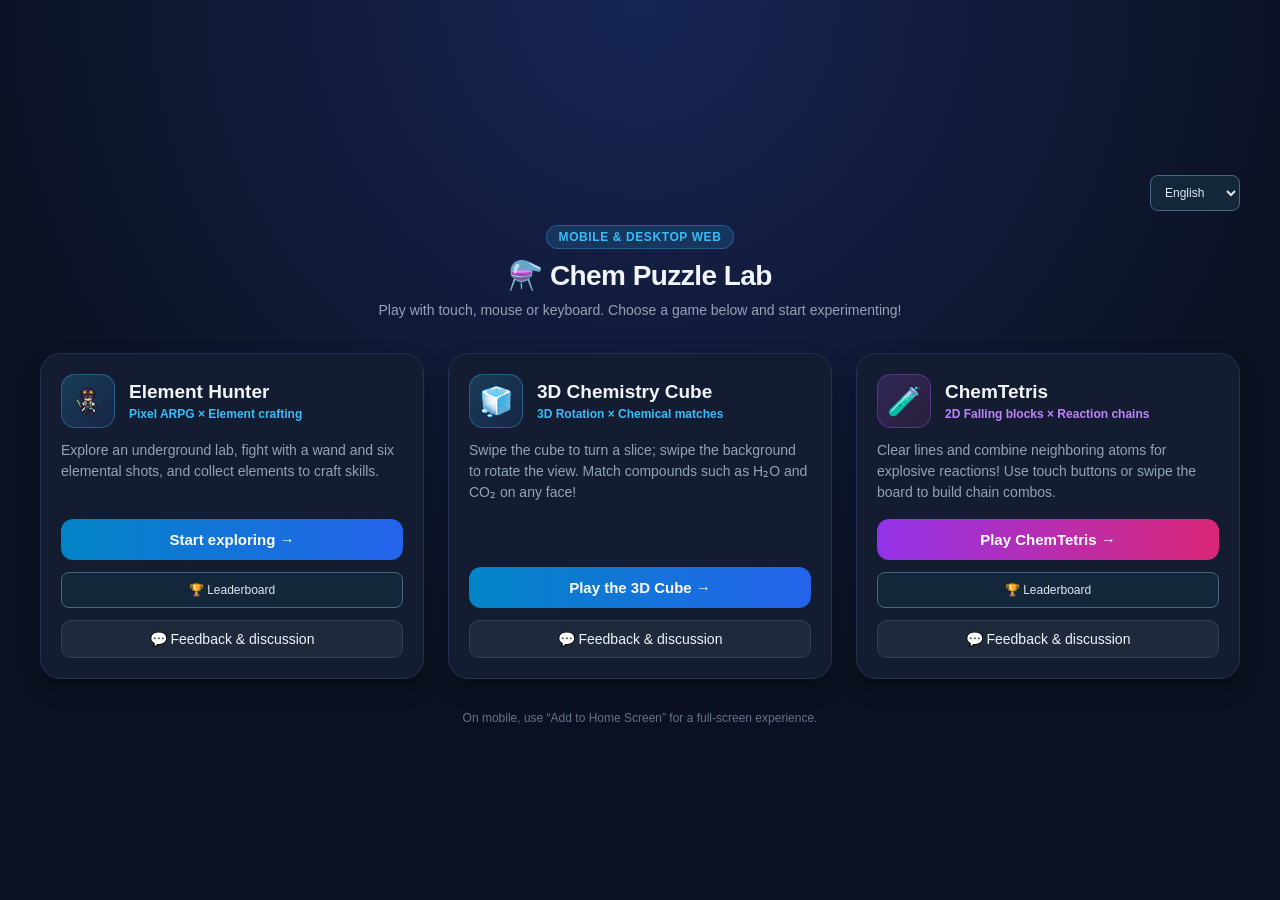
<file: index.html>
<!DOCTYPE html>
<html lang="zh-Hant">
<head>
  <!-- Google Analytics 4: shared measurement destination for the lobby and games. -->
  <script async src="https://www.googletagmanager.com/gtag/js?id=G-7BKPPQVQWR"></script>
  <script>
    window.dataLayer = window.dataLayer || [];
    function gtag(){dataLayer.push(arguments);}
    gtag('js', new Date());
    gtag('config', 'G-7BKPPQVQWR', { allow_google_signals: false, allow_ad_personalization_signals: false });
  </script>
  <script src="./js/game-analytics.js?v=20261125-3"></script>
  <meta charset="UTF-8" />
  <meta name="viewport" content="width=device-width, initial-scale=1.0, maximum-scale=1.0, user-scalable=no" />
  <meta name="apple-mobile-web-app-capable" content="yes" />
  <meta name="apple-mobile-web-app-status-bar-style" content="black-translucent" />
  <title>化學益智遊戲實驗室 | Chem Puzzle Lab</title>
  <script src="./js/translations.js?v=20261125-2"></script>
  <script src="./js/i18n.js?v=20261125-2"></script>
  <script src="./js/score-session.js?v=20261125-2"></script>
  <style>
    :root {
      --bg: #0b1120;
      --card: #131c31;
      --card-border: #243354;
      --text: #f1f5f9;
      --muted: #94a3b8;
      --accent-1: #38bdf8;
      --accent-2: #a855f7;
    }
    * { box-sizing: border-box; margin: 0; padding: 0; -webkit-tap-highlight-color: transparent; }
    body {
      font-family: -apple-system, BlinkMacSystemFont, "Segoe UI", Roboto, "Noto Sans TC", sans-serif;
      background: radial-gradient(circle at top, #172554 0%, var(--bg) 65%);
      color: var(--text);
      min-height: 100dvh;
      display: flex;
      flex-direction: column;
      align-items: center;
      justify-content: center;
      padding: 24px 16px;
    }
    .container {
      width: 100%;
      max-width: 480px;
      display: grid;
      grid-template-columns: minmax(0, 1fr);
      gap: 20px;
    }
    header, footer { grid-column: 1 / -1; }
    @media (min-width: 960px) {
      body { padding: 40px 32px; }
      .container {
        max-width: 1200px;
        grid-template-columns: repeat(3, minmax(0, 1fr));
        gap: 24px;
      }
    }
    header {
      text-align: center;
      margin-bottom: 8px;
    }
    .badge {
      display: inline-block;
      padding: 4px 12px;
      border-radius: 999px;
      background: rgba(56, 189, 248, 0.15);
      color: var(--accent-1);
      font-size: 12px;
      font-weight: 600;
      letter-spacing: 0.05em;
      margin-bottom: 10px;
      border: 1px solid rgba(56, 189, 248, 0.3);
    }
    h1 {
      font-size: 28px;
      font-weight: 800;
      letter-spacing: -0.02em;
      margin-bottom: 8px;
    }
    p.subtitle {
      color: var(--muted);
      font-size: 14px;
      line-height: 1.5;
    }
    .game-card {
      min-width: 0;
      display: flex;
      flex-direction: column;
      gap: 12px;
      background: var(--card);
      border: 1px solid var(--card-border);
      border-radius: 20px;
      padding: 20px;
      color: inherit;
      transition: transform 0.18s ease, border-color 0.18s ease, box-shadow 0.18s ease;
      box-shadow: 0 10px 25px -5px rgba(0, 0, 0, 0.4);
    }
    .game-card:active {
      transform: scale(0.98);
    }
    .game-card:hover {
      border-color: var(--accent-1);
      box-shadow: 0 12px 30px -5px rgba(56, 189, 248, 0.2);
    }
    .game-card.purple:hover {
      border-color: var(--accent-2);
      box-shadow: 0 12px 30px -5px rgba(168, 85, 247, 0.2);
    }
    .card-top {
      display: flex;
      align-items: center;
      gap: 14px;
    }
    .icon-box {
      width: 54px;
      height: 54px;
      border-radius: 14px;
      display: flex;
      align-items: center;
      justify-content: center;
      font-size: 28px;
      background: linear-gradient(135deg, rgba(56, 189, 248, 0.2), rgba(59, 130, 246, 0.1));
      border: 1px solid rgba(56, 189, 248, 0.35);
      flex-shrink: 0;
    }
    .hunter-icon::before {
      content: "";
      width: 40px;
      height: 40px;
      background: url("./assets/chem-arpg/hero.png") no-repeat 0 0;
      image-rendering: pixelated;
    }
    .game-card.purple .icon-box {
      background: linear-gradient(135deg, rgba(168, 85, 247, 0.2), rgba(236, 72, 153, 0.1));
      border: 1px solid rgba(168, 85, 247, 0.35);
    }
    .card-title {
      font-size: 19px;
      font-weight: 700;
      margin-bottom: 4px;
    }
    .card-tag {
      font-size: 12px;
      color: var(--accent-1);
      font-weight: 600;
    }
    .game-card.purple .card-tag {
      color: #c084fc;
    }
    .card-desc {
      flex: 1;
      font-size: 14px;
      color: var(--muted);
      line-height: 1.5;
    }
    .play-btn {
      display: block;
      text-decoration: none;
      margin-top: 4px;
      width: 100%;
      padding: 12px;
      border-radius: 12px;
      background: linear-gradient(90deg, #0284c7, #2563eb);
      color: #fff;
      font-weight: 700;
      font-size: 15px;
      text-align: center;
    }
    .game-card.purple .play-btn {
      background: linear-gradient(90deg, #9333ea, #db2777);
    }
    footer {
      text-align: center;
      font-size: 12px;
      color: #64748b;
      margin-top: 8px;
    }
    .feedback-entry, .feedback-action, .feedback-close {
      font: inherit; cursor: pointer; color: var(--text); border: 1px solid #334155;
      background: #1e293b; border-radius: 10px; padding: 10px 14px;
    }
    .feedback-entry { width: 100%; font-size: 14px; }
    .feedback-entry:hover, .feedback-action:hover { border-color: var(--accent-1); }
    button:disabled { opacity: 0.5; cursor: not-allowed; }
    a:focus-visible, button:focus-visible, summary:focus-visible { outline: 2px solid var(--accent-1); outline-offset: 3px; }
    .feedback-dialog {
      margin: auto; width: min(680px, calc(100% - 32px)); max-height: 88dvh;
      overflow-y: auto; padding: 24px; color: var(--text); background: var(--card);
      border: 1px solid var(--card-border); border-radius: 20px;
    }
    .feedback-dialog::backdrop { background: rgba(2, 6, 23, 0.8); }
    .feedback-heading { display: flex; gap: 12px; align-items: flex-start; justify-content: space-between; margin-bottom: 16px; }
    .feedback-heading h2 { font-size: 20px; line-height: 1.5; }
    .feedback-close { flex-shrink: 0; }
    .feedback-dialog form { display: grid; gap: 12px; }
    .feedback-dialog [hidden], .feedback-dialog[data-posting="paused"] .discussion-reply-form { display: none; }
    .feedback-privacy { color: #fde68a; background: #332b1c; border-radius: 8px; padding: 8px 10px;
      font-size: 13px; line-height: 1.5; margin-bottom: 12px; }
    .feedback-actions { display: flex; gap: 8px; flex-wrap: wrap; margin-bottom: 10px; }
    .feedback-dialog label { display: grid; gap: 6px; font-size: 14px; }
    .feedback-dialog input, .feedback-dialog textarea {
      width: 100%; min-width: 0; padding: 10px; font: inherit; color: var(--text);
      background: var(--bg); border: 1px solid #475569; border-radius: 8px;
      user-select: text; -webkit-user-select: text;
    }
    .feedback-dialog textarea { resize: vertical; }
    .feedback-status { margin: 16px 0; line-height: 1.6; color: var(--muted); }
    .discussion-message { border: 1px solid var(--card-border); border-radius: 12px; padding: 14px; margin-top: 12px; }
    .discussion-meta { color: var(--muted); font-size: 12px; overflow-wrap: anywhere; }
    .discussion-text { white-space: pre-wrap; overflow-wrap: anywhere; line-height: 1.6; margin: 10px 0; }
    .discussion-message summary { cursor: pointer; color: var(--accent-1); padding: 8px 0; }
    .discussion-replies { margin-bottom: 12px; }
    .discussion-replies .discussion-message { background: var(--bg); }
    @media (max-width: 480px) { .feedback-dialog { padding: 16px; } }
  </style>
  <link rel="stylesheet" href="./js/platform.css?v=20261125-2" />
</head>
<body>
  <div class="container">
    <header>
      <div class="badge">MOBILE &amp; DESKTOP WEB</div>
      <h1>⚗️ 化學益智遊戲實驗室</h1>
      <p class="subtitle">支援手機直式單手觸控與電腦滑鼠鍵盤操作，點擊下方選擇遊戲開始實驗！</p>
    </header>

    <article class="game-card">
      <div class="card-top">
        <div class="icon-box hunter-icon" aria-hidden="true"></div>
        <div>
          <div class="card-title">元素獵人</div>
          <div class="card-tag">像素 ARPG × 元素合成</div>
        </div>
      </div>
      <p class="card-desc">深入地下化學實驗室，用短杖近戰、發射六種元素彈，收集元素並合成技能。</p>
      <a class="play-btn" href="./chemistry_arpg.html" data-game-select="chemistry_arpg">開始探索 →</a>
      <button class="platform-button" data-leaderboard-game="chemistry_arpg">🏆 排行榜</button>
      <button type="button" class="feedback-entry" data-feedback-game="chemistry_arpg">💬 意見與討論</button>
    </article>

    <article class="game-card">
      <div class="card-top">
        <div class="icon-box">🧊</div>
        <div>
          <div class="card-title">3D 化學魔術方塊</div>
          <div class="card-tag">3D 空間轉動 × 化學反應連線</div>
        </div>
      </div>
      <p class="card-desc">單指滑動方塊轉動切片層、滑動背景旋轉視角。在任意一面湊齊 H₂O、CO₂、CaCO₃ 等化合物觸發粒子反應！</p>
      <a class="play-btn" href="./chemistry_rubiks_cube.html" data-game-select="chemistry_rubiks_cube">開始遊玩 3D 魔術方塊 →</a>
      <button type="button" class="feedback-entry" data-feedback-game="chemistry_rubiks_cube">💬 意見與討論</button>
    </article>

    <article class="game-card purple">
      <div class="card-top">
        <div class="icon-box">🧪</div>
        <div>
          <div class="card-title">化學俄羅斯方塊</div>
          <div class="card-tag">2D 落下消除 × 重力連鎖合成</div>
        </div>
      </div>
      <p class="card-desc">經典消行結合相鄰原子自動合成引爆！支援底部虛擬按鍵與棋盤手勢滑動，挑戰連續重力反應 Combo。</p>
      <a class="play-btn" href="./chemistry_tetris.html" data-game-select="chemistry_tetris">開始遊玩化學俄羅斯方塊 →</a>
      <button class="platform-button" data-leaderboard-game="chemistry_tetris">🏆 排行榜</button>
      <button type="button" class="feedback-entry" data-feedback-game="chemistry_tetris">💬 意見與討論</button>
    </article>

    <footer>建議於手機瀏覽器使用「加入主畫面」獲得全螢幕沉浸體驗</footer>
  </div>
  <dialog id="feedback-dialog" class="feedback-dialog" aria-labelledby="feedback-title">
    <div class="feedback-heading">
      <h2 id="feedback-title">意見與討論</h2>
      <button type="button" id="feedback-close" class="feedback-close" aria-label="關閉意見與討論">關閉</button>
    </div>
    <p id="feedback-privacy" class="feedback-privacy">留言是公開的。請用暱稱，不要填自己或別人的真實姓名、學校、電話、地址或社群帳號等聯絡方式。</p>
    <p id="feedback-paused" class="feedback-status" hidden>目前暫停發文與回覆，仍可看已發布的留言。</p>
    <p id="feedback-cooldown" class="feedback-status" hidden></p>
    <form id="feedback-form" novalidate aria-describedby="feedback-privacy">
      <label for="feedback-author">你的暱稱（最多 20 字）
        <input id="feedback-author" name="author" maxlength="20" autocomplete="nickname">
      </label>
      <label for="feedback-message">問題或意見（最多 1000 字）
        <textarea id="feedback-message" name="message" rows="3" maxlength="1000"></textarea>
      </label>
      <button type="submit" class="feedback-action" disabled>發布主題</button>
    </form>
    <p id="feedback-status" class="feedback-status" role="status" aria-live="polite">讀取討論區中…</p>
    <div class="feedback-actions">
      <button type="button" id="feedback-refresh" class="feedback-action" hidden>重新整理討論</button>
    </div>
    <section id="feedback-list" aria-label="討論主題"></section>
    <button type="button" id="feedback-older" class="feedback-action" hidden>載入更早的主題</button>
  </dialog>
  <script>
    document.querySelectorAll('[data-game-select]').forEach(link => {
      link.addEventListener('click', () => window.GameAnalytics?.select(link.dataset.gameSelect));
    });
  </script>
  <script type="module" src="./js/feedback.js?v=20261125-2"></script>
<script type="module" src="./js/scores.js?v=20261125-2"></script>
</body>
</html>
</file>
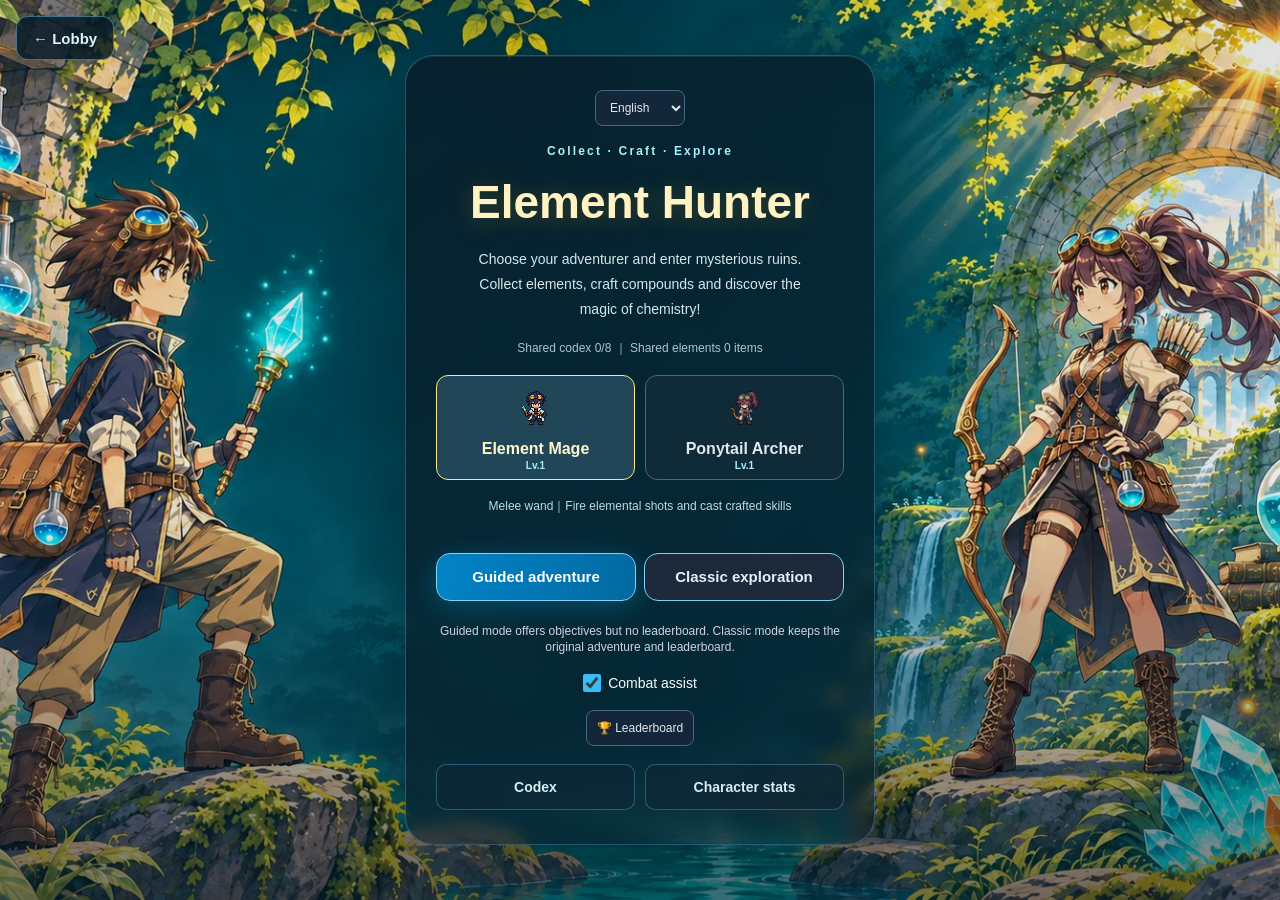
<file: chemistry_arpg.html>
<!DOCTYPE html>
<html lang="zh-Hant">
<head>
  <!-- Google Analytics 4: shared measurement destination for the lobby and games. -->
  <script async src="https://www.googletagmanager.com/gtag/js?id=G-7BKPPQVQWR"></script>
  <script>
    window.dataLayer = window.dataLayer || [];
    function gtag(){dataLayer.push(arguments);}
    gtag('js', new Date());
    gtag('config', 'G-7BKPPQVQWR', {allow_google_signals:false, allow_ad_personalization_signals:false});
  </script>
  <meta charset="UTF-8" />
  <script src="./js/game-analytics.js?v=20261125-3"></script>
  <script>window.GameAnalytics?.enter("chemistry_arpg");</script>
  <meta name="viewport" content="width=device-width, initial-scale=1.0, maximum-scale=1.0, user-scalable=no" />
  <meta name="apple-mobile-web-app-capable" content="yes" />
  <title>元素獵人 | Chem ARPG</title>
  <script src="./js/translations.js?v=20261125-3"></script>
  <script src="./js/i18n.js?v=20261125-2"></script>
  <script src="./js/score-session.js?v=20261125-2"></script>
  <style>
    * { box-sizing: border-box; margin: 0; padding: 0; user-select: none; -webkit-user-select: none; }
    html, body { width: 100%; height: 100dvh; overflow: hidden; background: #090d16; color: #f8fafc;
      font-family: -apple-system, BlinkMacSystemFont, "Segoe UI", Roboto, "Noto Sans TC", sans-serif; }
    #app { display: flex; flex-direction: column; height: 100dvh; max-width: 560px; margin: 0 auto; }
    @media (min-width: 760px) and (hover: hover) and (pointer: fine) {
      #app { max-width: 1440px; }
    }
    /* HUD bar */
    .hud { padding: 8px 12px; background: #0f172a; border-bottom: 1px solid #1e293b;
      display: flex; flex-wrap: wrap; gap: 8px; align-items: center; font-size: 13px; font-weight: 700; z-index: 5; }
    .bar { height: 14px; border-radius: 7px; overflow: hidden; background: #1e293b; flex: 1; min-width: 60px; }
    .bar-fill { height: 100%; border-radius: 7px; transition: width 0.2s; }
    .bar-hp .bar-fill { background: linear-gradient(90deg, #dc2626, #ef4444); }
    .bar-mp .bar-fill { background: linear-gradient(90deg, #2563eb, #3b82f6); }
    .hud-label { color: #94a3b8; font-size: 11px; }
    .hud-val { color: #38bdf8; }
    /* Element bar */
    .elem-bar { flex-wrap: wrap; padding: 4px 12px; background: #0b1120; border-bottom: 1px solid #1e293b;
      display: flex; gap: 6px; align-items: center; font-size: 12px; font-weight: 700; z-index: 5; }
    .elem-slot { color: #f8fafc; font: inherit; cursor: pointer; touch-action: manipulation; padding: 2px 8px; border-radius: 6px; background: #1e293b; border: 1px solid #334155; }
    .elem-slot.active { border-color: #fbbf24; background: #332800; }
    /* Canvas area */
    .play-area { display: flex; flex: 1; min-height: 0; }
    .stage { flex: 1; min-width: 0; display: flex; align-items: center; justify-content: center; position: relative; overflow: hidden; touch-action: none; }
    .desktop-help { display: none; }
    @media (min-width: 760px) and (hover: hover) and (pointer: fine) {
      .desktop-help { display: block; flex: 0 0 clamp(200px, 20vw, 260px); margin: 8px 12px 8px 8px;
        padding: 18px 16px; overflow-y: auto; border: 1px solid #24334b; border-radius: 14px;
        background: #0f172a; font-size: 13px; line-height: 1.6; }
      .desktop-help h2 { color: #f8fafc; font-size: 18px; margin-bottom: 4px; }
      .desktop-help h3 { color: #7dd3fc; font-size: 13px; margin: 18px 0 8px; }
      .desktop-help p { color: #94a3b8; }
      .desktop-help dl > div { display: flex; justify-content: space-between; align-items: center;
        flex-wrap: wrap; gap: 6px; padding: 9px 0; border-bottom: 1px solid #1e293b; }
      .desktop-help dt { color: #cbd5e1; }
      .desktop-help dd { color: #f8fafc; }
      .desktop-help kbd { display: inline-block; min-width: 24px; padding: 1px 5px;
        text-align: center; border: 1px solid #40516b; border-bottom-width: 3px; border-radius: 5px;
        background: #1e293b; font: 12px ui-monospace, monospace; }
      .desktop-help .help-start { color: #fbbf24; margin: 12px 0; }
    }
    @media (min-width: 1100px) and (hover: hover) and (pointer: fine) {
      .play-area { display: grid; grid-template-columns: clamp(220px, 20vw, 280px) minmax(0, 1fr) clamp(220px, 20vw, 280px); }
      .stage { grid-column: 2; }
      .desktop-help { grid-column: 3; min-height: 0; }
    }
    @media (min-width: 760px) and (max-width: 1099px) and (hover: hover) and (pointer: fine) {
      .play-area { flex-direction: column; }
      .desktop-help { flex: 0 0 150px; margin: 4px 12px 8px; }
    }
    canvas#game { background: #0f172a; border-radius: 4px; touch-action: none; image-rendering: pixelated; }
    /* Mobile controls */
    .controls { padding: 10px 12px calc(12px + env(safe-area-inset-bottom)); background: #0f172a;
      border-top: 1px solid #1e293b; display: flex; flex-shrink: 0; align-items: flex-end; gap: 8px; z-index: 5; }
    .move-hint { display: none; max-width: 120px; padding: 0 4px 12px; color: #94a3b8; font-size: 11px; pointer-events: none; }
    #joystick { position: fixed; z-index: 12; width: 112px; height: 112px; transform: translate(-50%, -50%); pointer-events: none; }
    .ctrl-right { display: flex; flex: 1; min-width: 0; flex-direction: column; gap: 8px; align-items: center; margin-left: auto; }
    .abtn { width: 52px; height: 52px; border-radius: 50%; border: 2px solid #334155; background: #1e293b;
      color: #f8fafc; font-size: 14px; font-weight: 800; display: flex; align-items: center; justify-content: center;
      touch-action: manipulation; }
    .abtn:active { background: #334155; }
    .abtn.atk { border-color: #ef4444; background: #450a0a; touch-action: none; }
    .abtn.shoot { border-color: #3b82f6; background: #172554; }
    .skill-row { display: flex; width: 100%; max-width: 480px; gap: 4px; }
    .skill-btn { flex: 1; min-width: 0; padding: 4px; min-height: 44px; border-radius: 10px; border: 1px solid #334155; background: #1e293b;
      color: #94a3b8; font-size: 10px; font-weight: 700; touch-action: manipulation; }
    .menu-btn { padding: 8px 14px; border-radius: 10px; border: 1px solid #334155; background: #1e293b;
      color: #fbbf24; font-size: 12px; font-weight: 700; touch-action: manipulation; }
    .skill-btn.selected { border-color: #fbbf24; background: #332800; box-shadow: 0 0 0 1px #fbbf24; }
    .action-cluster { display: none; width: 156px; height: 138px; position: relative; }
    .action-cluster .abtn { position: absolute; flex-direction: column; gap: 3px; }
    .action-label { font-size: 14px; line-height: 1.2; }
    .action-detail { font-size: 10px; font-weight: 600; line-height: 1.2; }
    .action-cluster .atk { width: 80px; height: 80px; left: 0; bottom: 0; }
    .action-cluster .cast { width: 80px; height: 80px; right: 0; top: 0;
      border-color: #a78bfa; background: #2e1065; }
    .action-cluster .shoot { width: 56px; height: 56px; right: 0; bottom: 0; }
    .abtn.unavailable { opacity: 0.55; }
    .abtn:focus-visible { outline: 2px solid #fff; outline-offset: 3px; }
    .abtn:active { transform: scale(0.94); }
    @media (max-width: 759px), (any-pointer: coarse) {
      .ctrl-right { align-items: flex-end; }
      .skill-row { max-width: 240px; }
      .action-cluster { display: block; width: 196px; height: 174px; }
      .action-cluster .atk, .action-cluster .cast { width: 96px; height: 96px; }
      .action-cluster .shoot { width: 68px; height: 68px; }
      .action-cluster .action-label { font-size: 16px; }
    }
    .touch-controls .ctrl-right { align-items: flex-end; }
    .touch-controls .skill-row { max-width: 240px; }
    .touch-controls .action-cluster { display: block; width: 196px; height: 174px; }
    .touch-controls .action-cluster .atk, .touch-controls .action-cluster .cast { width: 96px; height: 96px; }
    .touch-controls .action-cluster .shoot { width: 68px; height: 68px; }
    @media (max-width: 360px) {
      .action-cluster, .touch-controls .action-cluster { width: 188px; height: 162px; }
      .action-cluster .atk, .action-cluster .cast,
      .touch-controls .action-cluster .atk, .touch-controls .action-cluster .cast { width: 88px; height: 88px; }
      .action-cluster .shoot, .touch-controls .action-cluster .shoot { width: 64px; height: 64px; }
    }
    /* Modals */
    .modal { position: fixed; inset: 0; background: rgba(2,6,23,0.85); z-index: 50;
      display: none; align-items: center; justify-content: center; padding: 16px; }
    .modal.open { display: flex; }
    .modal-card { background: #0f172a; border: 1px solid #334155; border-radius: 20px;
      padding: 20px; width: 100%; max-width: 420px; max-height: 80dvh; overflow-y: auto; }
    .tab-bar { display: flex; gap: 4px; margin-bottom: 12px; }
    .tab-btn { flex: 1; padding: 8px; border-radius: 10px; border: 1px solid #334155; background: #1e293b;
      color: #94a3b8; font-size: 13px; font-weight: 700; text-align: center; }
    .tab-btn.active { background: #334155; color: #f8fafc; border-color: #38bdf8; }
    .recipe-row { display: flex; justify-content: space-between; align-items: center;
      padding: 10px; background: #1e293b; border-radius: 10px; margin-bottom: 6px; font-size: 13px; }
    #menu-modal .modal-card { max-width: 560px; height: min(80dvh, 720px);
      display: flex; flex-direction: column; overflow: hidden; }
    #menu-modal .tab-bar { flex-shrink: 0; }
    #menu-modal .tab-btn { min-width: 0; min-height: 44px; white-space: nowrap; }
    .menu-content { flex: 1; min-height: 0; overflow-y: auto; scrollbar-gutter: stable; }
    #btn-close-menu { flex-shrink: 0; min-height: 44px; }
    .periodic-legend { color: #a5b4c8; font-size: 11px; line-height: 1.7; margin: 0 0 8px; }
    .periodic-legend strong { color: #7dd3fc; }
    .periodic-scroll { overflow-x: auto; margin-bottom: 8px; padding-bottom: 6px; }
    .inventory-elements { display: grid; grid-template-columns: repeat(6, minmax(0, 1fr)); gap: 8px; margin-bottom: 12px; }
    .inventory-element { padding: 10px 4px; border: 1px solid #334155; border-top: 3px solid var(--element-color);
      border-radius: 10px; background: #1e293b; text-align: center; line-height: 1.5; }
    .inventory-symbol { color: #e0f2fe; font-size: 22px; font-weight: 800; }
    .inventory-name { color: #94a3b8; font-size: 11px; }
    .inventory-count { color: #f8fafc; font-size: 18px; font-weight: 800; }
    .periodic-open { display: block; width: 100%; margin-bottom: 18px; padding: 12px; text-align: left;
      border: 1px solid #334155; border-radius: 10px; background: #131e30; color: #7dd3fc; font: inherit; font-size: 12px; cursor: pointer; }
    .periodic-open:focus-visible { outline: 2px solid #7dd3fc; }
    @media (max-width: 420px) {
      .inventory-elements { grid-template-columns: repeat(3, minmax(0, 1fr)); }
    }
    .periodic-scroll:focus-visible { outline: 2px solid #7dd3fc; outline-offset: -2px; }
    .periodic-grid { display: grid; min-width: 480px; grid-template-columns: repeat(18, minmax(0, 1fr));
      grid-template-rows: 14px repeat(7, 36px) 10px repeat(2, 36px); gap: 2px; }
    .periodic-group { color: #64748b; font-size: 8px; text-align: center; }
    .periodic-element { display: flex; position: relative; flex-direction: column; justify-content: center;
      align-items: center; min-width: 0; border: 1px solid #263349; border-radius: 3px;
      background: #131e30; color: #728197; line-height: 1; }
    .periodic-number { position: absolute; top: 2px; left: 2px; font-size: 7px; }
    .periodic-symbol { font-size: 12px; font-weight: 800; }
    .periodic-element.in-game { border-color: #7dd3fc; background: #153447; color: #f0f9ff;
      box-shadow: inset 0 0 0 1px rgba(125,211,252,0.2); }
    .periodic-element.in-game .periodic-symbol { margin-top: 5px; }
    .periodic-stock { font-size: 9px; margin-top: 3px; color: #a5f3fc; }
    .periodic-series { color: #94a3b8; font-size: 9px; align-self: center; text-align: center; }
    .periodic-source { display: block; color: #7dd3fc; font-size: 10px; margin-bottom: 16px; }
    .codex-intro { margin: 8px 0 14px; color: #cbd5e1; font-size: 13px; line-height: 1.6; }
    .codex-intro p + p { margin-top: 6px; }
    .codex-card { margin-bottom: 8px; background: #131e33; border: 1px solid #334155; border-radius: 13px; }
    .codex-trigger { width: 100%; color: inherit; font: inherit; text-align: left; cursor: pointer; padding: 7px 10px;
      display: grid; grid-template-columns: 64px minmax(0, 1fr) auto;
      gap: 9px; align-items: center; border-radius: 12px; }
    .codex-trigger:hover { border-color: #387690; }
    .codex-trigger:focus-visible { outline: 2px solid #7dd3fc; outline-offset: -2px; }
    .codex-icon { display: grid; place-items: center; width: 64px; height: 64px;
      background: #1c2a41; border-radius: 9px; }
    .codex-icon img { display: block; width: 56px; height: 56px; image-rendering: pixelated; }
    .codex-main { display: block; line-height: 1.45; }
    .codex-formula { color: #7dd3fc; font-size: 17px; margin-right: 5px; }
    .codex-example { display: block; color: #cbd5e1; font-size: 12px; margin-top: 2px; }
    .codex-side { display: grid; justify-items: end; gap: 3px; color: #cbd5e1; font-size: 11px; white-space: nowrap; }
    .codex-side .collected { color: #86efac; }
    .codex-chevron { color: #7dd3fc; line-height: 1; }
    .codex-body { padding: 2px 12px 12px; color: #e2e8f0; font-size: 14px; line-height: 1.55; }
    .codex-body p + p { margin-top: 7px; }
    .codex-atoms { display: flex; flex-wrap: wrap; gap: 5px; margin: 5px 0 9px; }
    .codex-atoms span { background: #20324d; border-radius: 5px; padding: 2px 6px; font-size: 12px; }
    .codex-note { color: #fde68a; }
    .codex-skill { border-top: 1px solid #334155; margin-top: 9px; padding-top: 7px; color: #cbd5e1; }
    .codex-source { display: inline-block; margin-top: 7px; color: #7dd3fc; font-size: 12px; }
    @media (max-width: 370px) {
      .codex-trigger { grid-template-columns: 50px minmax(0, 1fr) auto; gap: 6px; padding-inline: 6px; }
      .codex-icon { width: 50px; height: 50px; }
      .codex-icon img { width: 48px; height: 48px; }
    }
    .detail-dialog { margin: auto; width: min(560px, calc(100% - 24px)); max-height: 90dvh; padding: 0;
      border: 1px solid #40516b; border-radius: 18px; color: #f8fafc; background: #0f172a; overflow: hidden; }
    .detail-dialog[open] { display: flex; flex-direction: column; }
    .detail-dialog::backdrop { background: rgba(2,6,23,0.7); }
    .detail-header { display: flex; flex-shrink: 0; align-items: center; justify-content: space-between;
      gap: 12px; padding: 16px 20px; border-bottom: 1px solid #24334b; }
    .detail-header h2 { font-size: 20px; }
    .detail-header button { min-width: 44px; min-height: 44px; padding: 4px; font-size: 24px; }
    .detail-content { min-height: 0; overflow-y: auto; overflow-x: hidden; padding: 20px; }
    .detail-content .codex-body { padding: 0; }
    .detail-hero { display: flex; align-items: center; gap: 16px; margin-bottom: 18px; }
    .detail-hero img { width: 80px; height: 80px; image-rendering: pixelated; }
    .detail-footer { flex-shrink: 0; padding: 12px 20px; border-top: 1px solid #24334b; }
    .detail-footer button { width: 100%; min-height: 44px; }
    .detail-dialog.periodic-view { width: min(1080px, calc(100% - 24px)); }
    .periodic-view .periodic-grid { min-width: 720px;
      grid-template-rows: 18px repeat(7, 48px) 12px repeat(2, 48px); }
    .periodic-view .periodic-symbol { font-size: 18px; }
    .periodic-view .periodic-number { font-size: 10px; }
    .periodic-view .periodic-stock { font-size: 12px; }
    .synth-btn { padding: 8px 16px; border-radius: 10px; border: none; background: #059669; color: #fff;
      font-weight: 700; font-size: 13px; }
    .synth-btn:disabled { background: #334155; color: #64748b; }
    /* Title screen */
    .title-screen { display: flex; flex-direction: column; align-items: center; justify-content: center;
      height: 100dvh; gap: 16px; text-align: center; padding: 24px; }
    .title-screen h1 { font-size: 32px; font-weight: 900; }
    .title-screen .start-btn { padding: 14px 40px; border-radius: 14px; border: none;
      background: linear-gradient(90deg, #0284c7, #2563eb); color: #fff; font-size: 18px; font-weight: 800; }
    .title-screen .sub-btn { padding: 10px 24px; border-radius: 10px; border: 1px solid #334155;
      background: #1e293b; color: #94a3b8; font-size: 14px; font-weight: 700; }
    .title-screen { position: relative; isolation: isolate; min-height: 100dvh; height: auto; }
    .title-back { position: absolute; top: max(16px, env(safe-area-inset-top));
      left: max(16px, env(safe-area-inset-left)); z-index: 1; display: inline-flex;
      align-items: center; min-height: 44px; padding: 10px 16px; border-radius: 12px;
      border: 1px solid rgba(125,211,252,0.45); background: rgba(8,27,39,0.85);
      color: #e0f2fe; text-decoration: none; font-size: 15px; font-weight: 700; }
    .title-back:hover { background: #164e63; }
    .title-back:focus-visible { outline: 3px solid #fde68a; outline-offset: 3px; }
    .title-screen::before, .title-screen::after { content: ''; position: fixed; inset: 0; z-index: -1; pointer-events: none; }
    .title-screen::before { background: #09242d url('./assets/chem-arpg/title-duo-desktop.svg') center / cover no-repeat; }
    .title-screen::after { background: linear-gradient(180deg, rgba(2,10,20,0.12), rgba(2,10,20,0.08) 55%, rgba(2,10,20,0.55)); }
    .title-content { width: min(100%, 470px); display: flex; flex-direction: column; align-items: center; gap: 18px;
      padding: 34px 30px; border: 1px solid rgba(125,211,252,0.28); border-radius: 28px;
      background: linear-gradient(150deg, rgba(8,27,39,0.8), rgba(7,25,36,0.55));
      box-shadow: 0 24px 80px rgba(0,0,0,0.3), inset 0 1px 0 rgba(255,255,255,0.08); backdrop-filter: blur(8px); }
    .title-kicker { color: #a5f3fc; letter-spacing: 0.18em; font-size: 12px; font-weight: 800; }
    .title-screen h1 { font-size: clamp(38px, 5vw, 58px); letter-spacing: 0.06em; line-height: 1.15;
      color: #fff3c4; text-shadow: 0 3px 24px rgba(251,191,36,0.25); }
    .title-description { max-width: 330px; color: #d5e8ee; font-size: 14px; line-height: 1.8; }
    #title-stats { color: #abc6d0; font-size: 12px; }
    .title-screen .start-btn { width: 100%; min-height: 58px; margin-top: 4px; border: 1px solid #7dd3fc;
      background: linear-gradient(100deg, #0284c7, #0369a1); box-shadow: 0 6px 28px rgba(14,165,233,0.3); }
    .title-secondary { display: flex; width: 100%; gap: 10px; }
    .title-secondary .sub-btn { flex: 1; min-height: 46px; padding: 10px; color: #d7edf4;
      background: rgba(15,39,54,0.65); border-color: rgba(125,211,252,0.3); }
    .hero-choices { display:flex; width:100%; gap:10px; }
    .hero-choices button { flex:1; padding:8px 10px; color:#e2e8f0; border:1px solid #476881; border-radius:12px; background:#102b38; font:inherit; font-weight:800; }
    .hero-choices button[aria-pressed="true"] { color:#fff8cf; border-color:#fde68a; background:#204658; }
    .hero-choices canvas { display:block; width:48px; height:54px; margin:0 auto 2px; image-rendering:pixelated; }
    #hero-summary { font-size:12px; color:#b8dce0; text-align:center; min-height:2.7em; }
    .archer-run :is(.skill-row, #btn-skill, #btn-shoot, .mage-guide) { display:none; }
    .hero-card-lv { display:block; font-size:10px; color:#a5f3fc; margin-top:2px; }
    .archer-run .mage-hud { display:none; }
    .element-count { opacity:0.88; cursor:default; }
    #btn-change-hero { margin-top:8px; min-height:38px; flex-shrink:0; }
    .archer-guide { display:none; }
    .archer-run .archer-guide { display:block; }
    .archer-run .action-cluster { height:98px; }
    .archer-run .action-cluster .atk { left:auto; right:0; color:#ecfeff; background:#164154; border-color:#67e8f9; }
    .archer-run .action-cluster .atk[data-phase="1"] { background:#115e59; border-color:#99f6e4; }
    .archer-run .action-cluster .atk[data-phase="2"] { background:#754216; border-color:#fde68a; }
    .title-content button:hover { filter: brightness(1.15); }
    .title-content button:focus-visible { outline: 3px solid #fde68a; outline-offset: 4px; }
    @media (max-width: 759px) {
      .title-screen { justify-content: flex-start; padding: calc(54px + env(safe-area-inset-top)) 14px 18px; }
      .title-screen::before { background-image: url('./assets/chem-arpg/title-duo-mobile.svg'); background-position: center; }
      .title-content { gap: 7px; padding: 12px 14px; border-radius: 18px; }
      .title-description { font-size: 12px; }
      .hero-choices canvas { width: 34px; height: 38px; }
      .hero-choices button { font-size: 13px; }
      .title-screen h1 { font-size: clamp(36px, 9vw, 46px); }
    }
    /* Toast */
    #toast { position: absolute; top: 12px; left: 50%; transform: translateX(-50%);
      background: linear-gradient(90deg, #059669, #10b981); color: #fff; padding: 6px 16px;
      border-radius: 999px; font-weight: 800; font-size: 14px; opacity: 0; pointer-events: none;
      transition: opacity 0.2s; z-index: 20; white-space: nowrap; box-shadow: 0 6px 15px rgba(16,185,129,0.4); }
    #toast.show { opacity: 1; }
    /* Both the stage and the empty bottom strip accept movement touches. */
    @media (max-width: 759px), (any-pointer: coarse) {
      .controls { touch-action: none; }
      .move-hint { display: block; }
    }
    .touch-controls .controls { touch-action: none; }
    .touch-controls .move-hint { display: block; }
    .title-screen { justify-content:flex-start; overflow-y:auto; }
    .title-content { flex-shrink:0; margin-block:auto; }
    .start-options { display:flex; width:100%; justify-content:center; gap:8px; }
    .title-screen .start-options button { width:auto; flex:1; min-width:0; min-height:48px; padding:8px 10px;
      white-space:normal; font-size:15px; }
    .title-screen .start-options .mode-secondary { background:#1e293b; color:#e0f2fe; box-shadow:none; }
    #toast { max-width:calc(100% - 20px); white-space:normal; width:max-content; text-align:center; }
    .assist-option { display:flex; align-items:center; justify-content:center; gap:7px; font-size:14px; }
    .assist-option input { width:18px; height:18px; accent-color:#38bdf8; }
    .assist-info { text-align:center; font-size:12px; line-height:1.4; color:#cbd5e1; margin-top:4px; }
    .mission-panel { background:#172540; border-bottom:1px solid #36547e; padding:6px 10px;
      display:flex; align-items:center; gap:8px; justify-content:space-between; }
    .mission-panel > div { flex:1; min-width:0; }
    .mission-panel strong { font-size:13px; color:#fde68a; }
    .mission-panel p { font-size:12px; line-height:1.35; margin-top:2px; }
    .mission-panel button { flex:none; min-height:40px; max-width:46%; white-space:normal; }
    .mission-panel[hidden], .mission-panel button[hidden], .intro-run .run-score { display:none; }
    #intro-result .modal-card { text-align:center; }
    #intro-result p { margin:12px 0; line-height:1.55; }
    #intro-result button { margin:4px; min-height:44px; padding:8px 14px; border:1px solid #76add5;
      border-radius:12px; color:#f0f9ff; background:#1e293b; font:inherit; cursor:pointer; }
    #intro-result .start-btn { background:#0369a1; font-weight:800; }
    .recipe-missing { color:#fca5a5; }
  </style>
  <link rel="stylesheet" href="./js/platform.css?v=20261125-2" />
</head>
<body>
<div id="app">
  <!-- Title Screen -->
  <div class="title-screen" id="title-screen">
    <a class="title-back" href="./index.html">← 回大廳</a>
    <div class="title-content">
    <span class="title-kicker">收集 · 合成 · 探索</span>
    <h1>元素獵人</h1>
    <p class="title-description">選擇你的冒險夥伴，走進神祕遺跡。<br>收集元素、合成化合物，發現化學的魔法！</p>
    <div id="title-stats"></div>
    <div class="hero-choices" role="group" aria-label="選擇角色">
      <button type="button" id="pick-mage" aria-pressed="true"><canvas id="mage-preview" width="48" height="54" aria-hidden="true"></canvas>元素法師<span class="hero-card-lv" id="pick-mage-lv">Lv.1</span></button>
      <button type="button" id="pick-archer" aria-pressed="false"><canvas id="archer-preview" width="48" height="54" aria-hidden="true"></canvas>馬尾弓手<span class="hero-card-lv" id="pick-archer-lv">Lv.1</span></button>
    </div>
    <p id="hero-summary"></p>
    <div class="start-options" id="start-options">
      <button class="start-btn" type="button" id="btn-intro">入門探索</button>
      <button class="start-btn" type="button" id="btn-start">進階探索</button>
    </div>
    <p class="assist-info">入門有任務提示，不列入排行榜。進階保留原本的探索與排行榜。</p>
    <label class="assist-option"><input type="checkbox" id="assist-title" checked>輔助戰鬥</label>
    <button class="platform-button" data-leaderboard-game="chemistry_arpg">🏆 排行榜</button>
    <div class="title-secondary">
      <button class="sub-btn" id="btn-title-codex">圖鑑</button>
      <button class="sub-btn" id="btn-title-status">角色狀態</button>
    </div>
    </div>
  </div>
  <!-- Game Screen -->
  <div id="game-screen" style="display:none;flex-direction:column;height:100dvh;">
    <div class="hud" id="hud">
      <span class="hud-label">HP</span>
      <div class="bar bar-hp"><div class="bar-fill" id="hp-fill" style="width:100%"></div></div>
      <span class="hud-label mage-hud">MP</span>
      <div class="bar bar-mp mage-hud"><div class="bar-fill" id="mp-fill" style="width:100%"></div></div>
      <span><span class="hud-label" id="hud-hero">元素法師</span> Lv.<span class="hud-val" id="hud-lv">1</span></span>
      <span class="run-score"><span>本次探索分數</span> <strong id="run-score">0</strong></span>
      <button class="menu-btn" id="btn-menu">選單</button>
    </div>
    <section class="mission-panel" id="mission-panel" aria-label="目前任務" hidden>
      <div><strong id="mission-title" aria-live="polite"></strong><p id="mission-hint"></p></div>
      <button type="button" class="menu-btn" id="mission-action" hidden></button>
    </section>
    <div class="elem-bar" id="elem-bar"></div>
    <div class="play-area">
    <div class="stage" id="stage">
      <div id="toast"></div>
      <canvas id="game" aria-label="遊戲區：手機按住任意位置並拖曳即可移動"></canvas>
      <canvas id="joystick" width="120" height="120" hidden aria-hidden="true"></canvas>
    </div>
    <aside class="desktop-help" aria-label="鍵盤操作說明">
      <h2>操作指南</h2>
      <p>探索開始後，就能用鍵盤操作。</p>
      <p class="help-start">先試試 W A S D，或方向鍵移動！</p>
      <div class="archer-guide">
        <p>WASD／方向鍵移動。按住 Z 或空白鍵集氣，放開射擊。可邊走邊集氣。</p>
        <p>短按單箭。金色氣焰是三箭；燃起更大的亮金氣焰是大箭，可打碎岩石。弓手不能施放技能。</p>
        <p id="bow-desktop-status"></p>
      </div>
      <div class="mage-guide">
      <dl>
        <div><dt>移動</dt><dd><kbd>W</kbd> <kbd>A</kbd> <kbd>S</kbd> <kbd>D</kbd> ／ ↑ ↓ ← →</dd></div>
        <div><dt>普通攻擊</dt><dd><kbd>Z</kbd> ／ <kbd>Space</kbd></dd></div>
        <div><dt>元素彈</dt><dd><kbd>F</kbd></dd></div>
        <div><dt>施放選中技能</dt><dd><kbd>X</kbd></dd></div>
        <div><dt>切換選中技能</dt><dd><kbd>C</kbd></dd></div>
        <div><dt>直接施放技能</dt><dd><kbd>1</kbd> <kbd>2</kbd> <kbd>3</kbd> <kbd>4</kbd></dd></div>
        <div><dt>開啟選單</dt><dd><kbd>I</kbd> ／ <kbd>Tab</kbd></dd></div>
        <div><dt>關閉選單</dt><dd><kbd>Esc</kbd></dd></div>
      </dl>
      <h3>元素與技能</h3>
      <p>點上方元素欄切換彈種，發射會消耗元素。靠近掉落的元素即可拾取。</p>
      <h3>先選招，再施放</h3>
      <p>點下方技能格只會選招，按 X 才施放。首次在背包合成化合物，可解鎖技能；施放需要 MP。</p>
      </div>
    </aside>
    </div>
    <div class="controls" id="mobile-controls">
      <span class="move-hint">按住畫面拖曳移動</span>
      <div class="ctrl-right">
        <div class="skill-row">
          <button class="skill-btn" id="sk1">技1</button>
          <button class="skill-btn" id="sk2">技2</button>
          <button class="skill-btn" id="sk3">技3</button>
          <button class="skill-btn" id="sk4">技4</button>
        </div>
        <div class="action-cluster" role="group" aria-label="戰鬥操作">
          <button type="button" class="abtn atk" id="btn-atk" aria-label="普通攻擊">
            <span id="attack-icon" aria-hidden="true">⚔️</span><span class="action-label">普攻</span>
            <span class="action-detail" id="bow-touch-status" hidden></span>
          </button>
          <button type="button" class="abtn cast" id="btn-skill" aria-label="施放選取技能">
            <span class="action-label">技能</span><span class="action-detail">先合成解鎖</span>
          </button>
          <button type="button" class="abtn shoot" id="btn-shoot" title="發射元素彈（點擊上方元素欄切換彈藥）" aria-label="發射元素彈">
            <span class="action-label">元素彈</span><span class="action-detail">H · 0</span>
          </button>
        </div>
      </div>
    </div>
  </div>
</div>
<!-- Menu Modal -->
<div class="modal" id="menu-modal">
  <div class="modal-card">
    <div class="tab-bar">
      <button class="tab-btn active" data-tab="inv">背包</button>
      <button class="tab-btn" data-tab="codex">圖鑑</button>
      <button class="tab-btn" data-tab="status">狀態</button>
      <button class="tab-btn" data-tab="help">操作</button>
    </div>
    <div class="menu-content">
    <div id="tab-inv"></div>
    <div id="tab-codex" style="display:none"></div>
    <div id="tab-status" style="display:none"></div>
    <div id="tab-help" style="display:none"></div>
    </div>
    <label class="assist-option"><input type="checkbox" id="assist-menu" aria-describedby="assist-menu-info" checked>輔助戰鬥</label>
    <p class="assist-info" id="assist-menu-info">靠近敵人會自動普攻，不耗元素或 MP。也能隨時手動攻擊。</p>
    <button type="button" class="menu-btn" id="btn-change-hero" hidden>結束本次探索，返回選角</button>
    <button class="menu-btn" id="btn-close-menu" style="width:100%;margin-top:12px;">關閉</button>
  </div>
</div>
<dialog class="detail-dialog" id="detail-dialog" aria-labelledby="detail-title">
  <header class="detail-header">
    <h2 id="detail-title"></h2>
    <button type="button" class="menu-btn" data-close-detail aria-label="關閉詳細資料">×</button>
  </header>
  <div class="detail-content" id="detail-body"></div>
  <footer class="detail-footer"><button type="button" class="menu-btn" data-close-detail id="detail-return">返回</button></footer>
</dialog>
<!-- Death Modal -->
<div class="modal" id="death-modal">
  <div class="modal-card" style="text-align:center;">
    <h2 style="margin-bottom:8px;">💀 實驗失敗...</h2>
    <p style="color:#94a3b8;margin-bottom:16px;">你在探索中倒下了，但收集到的元素與經驗已保存。</p>
    <div data-score-result="death"></div>
    <button class="start-btn" id="btn-death-return" style="font-size:15px;padding:12px 30px;">返回大廳</button>
  </div>
</div>
<!-- Local tutorial result; never attach the competitive score UI. -->
<div class="modal" id="intro-result" role="dialog" aria-modal="true" aria-labelledby="intro-result-title">
  <div class="modal-card">
    <h2 id="intro-result-title"></h2>
    <p id="intro-result-summary"></p>
    <button class="start-btn" id="btn-intro-continue">進階探索</button>
    <button class="sub-btn" id="btn-intro-replay">再玩入門</button>
    <button class="sub-btn" id="btn-intro-return">返回選角</button>
  </div>
</div>
<!-- Victory Modal -->
<div class="modal" id="victory-modal">
  <div class="modal-card" style="text-align:center;">
    <h2 style="margin-bottom:8px;">🏆 Boss 擊敗！</h2>
    <p style="color:#94a3b8;" id="victory-summary"></p>
    <div data-score-result="victory"></div>
    <button class="start-btn" id="btn-victory-return" style="font-size:15px;padding:12px 30px;margin-top:16px;">返回大廳</button>
  </div>
</div>
<script>
(() => {
  'use strict';
  // === CONSTANTS ===
  const COLS = 16, ROWS = 12, MAP_W = 5, MAP_H = 5;
  const TILE = { FLOOR: 0, WALL: 1, ROCK: 2, GRASS: 3, WATER: 4 };
  const TILE_COLORS = {
    [TILE.FLOOR]: '#131c31', [TILE.WALL]: '#334155', [TILE.ROCK]: '#475569',
    [TILE.GRASS]: '#14532d', [TILE.WATER]: '#0c4a6e'
  };
  const ELEMENTS = [
    { sym: 'H', name: '氫', color: '#0284c7', speed: 7, dmgMul: 0.6, fx: null },
    { sym: 'O', name: '氧', color: '#dc2626', speed: 5, dmgMul: 1.0, fx: null },
    { sym: 'C', name: '碳', color: '#475569', speed: 3.5, dmgMul: 1.5, fx: null },
    { sym: 'Na', name: '鈉', color: '#7c3aed', speed: 5, dmgMul: 0.8, fx: 'knockback' },
    { sym: 'Cl', name: '氯', color: '#059669', speed: 5, dmgMul: 0.8, fx: 'dot' },
    { sym: 'Ca', name: '鈣', color: '#d97706', speed: 3.5, dmgMul: 1.2, fx: 'pierce' }
  ];
  const RECIPES = [
    { id: 'H2O', formula: 'H₂O', name: '淨化之水', req: { H: 2, O: 1 }, pts: 200, mp: 15, skill: 'heal',
      desc: '回復 30% 最大 HP' },
    { id: 'NaCl', formula: 'NaCl', name: '結晶爆破', req: { Na: 1, Cl: 1 }, pts: 150, mp: 20, skill: 'aoe',
      desc: '周圍 3 格範圍傷害' },
    { id: 'CO2', formula: 'CO₂', name: '煙霧彈', req: { C: 1, O: 2 }, pts: 200, mp: 15, skill: 'smoke',
      desc: '3 秒內周圍怪物停止追蹤' },
    { id: 'NaOH', formula: 'NaOH', name: '腐蝕陷阱', req: { Na: 1, O: 1, H: 1 }, pts: 280, mp: 25, skill: 'trap',
      desc: '放置陷阱，怪物踩到持續扣血' },
    { id: 'CaCO3', formula: 'CaCO₃', name: '石盾', req: { Ca: 1, C: 1, O: 3 }, pts: 450, mp: 30, skill: 'shield',
      desc: '2 秒無敵' },
    { id: 'CH4', formula: 'CH₄', name: '甲烷爆炸', req: { C: 1, H: 4 }, pts: 380, mp: 40, skill: 'explode',
      desc: '大範圍高傷害（5 格半徑）' },
    { id: 'CaCl2', formula: 'CaCl₂', name: '急凍結晶', req: { Ca: 1, Cl: 2 }, pts: 240, mp: 25, skill: 'freeze',
      desc: '凍結周圍怪物 2 秒' },
    { id: 'HClO', formula: 'HClO', name: '酸霧', req: { H: 1, Cl: 1, O: 1 }, pts: 220, mp: 20, skill: 'acid',
      desc: '前方錐形持續傷害 3 秒' }
  ];

  // Chemistry facts are separate from recipes and combat balance.
  const COMPOUND_INFO = {
    H2O: {
      name: '水', example: '一杯水', type: '分子',
      fact: '每個水分子有 2 個氫原子和 1 個氧原子。就算水結成冰，裡面的水分子仍是 H₂O。',
      source: 'https://water.usgs.gov/edu/watercycle-kids-adv.html', agency: '美國地質調查局'
    },
    NaCl: {
      name: '氯化鈉', example: '餐桌鹽', type: '離子化合物',
      fact: '氯化鈉是食鹽的主要成分。鹽晶體裡，鈉離子和氯離子按 1：1 排列。',
      source: 'https://pubchem.ncbi.nlm.nih.gov/compound/Sodium-Chloride', agency: 'PubChem'
    },
    CO2: {
      name: '二氧化碳', example: '氣泡水裡的氣泡', type: '分子',
      fact: '氣泡水裡溶有二氧化碳。開瓶後，部分二氧化碳跑出來，成為你看到的氣泡。氣體本身是看不見的。',
      source: 'https://www.acs.org/middleschoolchemistry/lessonplans/chapter5/lesson8.html', agency: '美國化學學會'
    },
    NaOH: {
      name: '氫氧化鈉', example: '密封瓶裡的白色顆粒', type: '離子化合物',
      fact: '氫氧化鈉又叫苛性鈉，是一種強鹼。有些肥皂在製作時會用到它，但肥皂不是氫氧化鈉。',
      note: '有腐蝕性，不要自行碰觸、打開容器或混合。',
      source: 'https://www.cdc.gov/niosh/npg/npgd0565.html', agency: '美國 NIOSH'
    },
    CaCO3: {
      name: '碳酸鈣', example: '石灰岩', type: '離子化合物',
      fact: '石灰岩的主要成分通常是碳酸鈣，也常以方解石這種礦物的形式存在。不是每一塊石頭都含有碳酸鈣。',
      source: 'https://pubs.usgs.gov/fs/2008/3089/', agency: '美國地質調查局'
    },
    CH4: {
      name: '甲烷', example: '天然氣爐的燃料', type: '分子',
      fact: '天然氣是一種混合物，主要成分是甲烷。圖中的藍色是火焰，不是甲烷本身的顏色。',
      note: '甲烷無色、易燃；不要自己用火測試。',
      source: 'https://www.eia.gov/kids/energy-sources/natural-gas/index.php', agency: '美國能源資訊署'
    },
    CaCl2: {
      name: '氯化鈣', example: '有些除濕盒的顆粒', type: '離子化合物',
      fact: '有些除濕盒用氯化鈣吸收空氣中的水分。現實中，它也能用來幫路上的冰融化，和遊戲裡的「急凍」正好相反。',
      note: '除濕盒裡的顆粒和液體都不能吃。',
      source: 'https://damprid.com/wp-content/uploads/2018/02/DampRid-Moisture-Absorbers-12-03-2019-SDS.pdf', agency: '除濕盒成分表',
      extraSource: 'https://portal.ct.gov/deep/salt/faqs', extraAgency: '道路除冰說明'
    },
    HClO: {
      name: '次氯酸', example: '游泳池的水質消毒', type: '分子',
      fact: '次氯酸也常寫成 HOCl。在使用含氯消毒的泳池裡，水中可有少量次氯酸幫助殺菌。游泳池的水不是純次氯酸。',
      note: '不要自行調配或混合任何清潔、消毒用品。',
      source: 'https://www.cdc.gov/model-aquatic-health-code/media/pdfs/2024/11/5th-Ed-MAHC-Code-508.pdf', agency: '美國 CDC'
    }
  };

  const GAME_ID = 'chemistry_arpg';
  const ASSIST_KEY = 'chem_arpg_assist_v1', INTRO_KEY = 'chem_arpg_intro_v1';
  let assistEnabled = true, introSeen = false, legacyPlayer = false;
  try {
    assistEnabled = localStorage.getItem(ASSIST_KEY) !== 'off';
    introSeen = localStorage.getItem(INTRO_KEY) === 'done';
    legacyPlayer = !!localStorage.getItem('chem_arpg_save');
  } catch { /* private storage */ }
  let mission = null, movedThisRun = false, craftedThisRun = false;
  const questDrops = [{x:4.5,y:6.5,sym:'H'}, {x:7.5,y:4.5,sym:'H'}, {x:11.5,y:6.5,sym:'O'}];
  const introExit = {x:12.5,y:6.5};
  function measureEvent(name) { window.GameAnalytics?.event(name, GAME_ID); }

  function refreshStartOptions() {
    const intro = document.getElementById('btn-intro'), advanced = document.getElementById('btn-start');
    const quick = introSeen || legacyPlayer;
    intro.classList.toggle('mode-secondary', quick);
    advanced.classList.toggle('mode-secondary', !quick);
    const options = document.getElementById('start-options');
    options.insertBefore?.(quick ? advanced : intro, quick ? intro : advanced);
  }

  function setAssist(enabled) {
    assistEnabled = enabled;
    for (const id of ['assist-title','assist-menu']) document.getElementById(id).checked = enabled;
    try { localStorage.setItem(ASSIST_KEY, enabled ? 'on' : 'off'); } catch { /* use in-memory preference */ }
  }

  function missionTarget() {
    if (!mission) return null;
    if (mission.phase === 'collect') {
      return rooms[2][2].drops.filter(d => d.quest)
        .sort((a,b) => Math.hypot(a.x-player.x,a.y-player.y)-Math.hypot(b.x-player.x,b.y-player.y))[0] || null;
    }
    if (mission.phase === 'guard') {
      return state.mapX === 2 ? {x:15.25,y:6.5} : (rooms[2][3].monsters[0] || null);
    }
    if (mission.phase === 'exit') return state.mapX === 2 ? {x:15.25,y:6.5} : introExit;
    return null;
  }

  function updateMissionUI() {
    const panel = document.getElementById('mission-panel');
    panel.hidden = !mission;
    if (!mission) return;
    const button = document.getElementById('mission-action');
    const options = {
      collect: ['1/4 · 收集原子', '移動到金色標記，靠近即可拾取。', null],
      craft: ['2/4 · 合成水分子', '已有材料，按下按鈕合成。', '合成 H₂O'],
      heal: ['3/4 · 試用淨化之水', '這是遊戲中的回復技能。試用後，右側通道就會打開。', '使用 H₂O 技能'],
      guard: ['3/4 · 通過守衛', '往右進入下一間房，靠近並擊倒守衛。關閉輔助時請手動攻擊。', null],
      exit: ['4/4 · 抵達出口', '走向金色出口，完成這次探索。', null]
    };
    const [title, hint, action] = options[mission.phase];
    const help = mission.phase === 'guard' && state.mapX === 3
      ? '擊倒守衛。關閉輔助時請手動攻擊。' : hint;
    document.getElementById('mission-title').textContent = title;
    document.getElementById('mission-hint').textContent = mission.phase === 'collect' || mission.phase === 'craft'
      ? hint + '  H：' + mission.H + '/2  O：' + mission.O + '/1' : help;
    button.hidden = !action;
    button.textContent = action || '';
  }

  // Tutorial ingredients are run-local and never spend shared inventory.
  function missionAction() {
    if (!mission || state.screen !== 'play' || state.paused || document.hidden) return;
    if (mission.phase === 'craft' && mission.H === 2 && mission.O === 1) {
      recordSynthesis(RECIPES[0], false);
      measureEvent('first_craft');
      mission.crafted = true;
      mission.phase = isArcher() ? 'guard' : 'heal';
      if (isArcher()) openIntroRoute();
      if (!isArcher()) {
        // A small practice injury and guaranteed MP make healing possible even with an old build.
        player.hp = Math.min(player.hp, Math.floor(player.maxHp * 0.7));
        player.mp = Math.max(player.mp, RECIPES[0].mp);
      }
      showToast('H₂O：2 個氫原子和 1 個氧原子。這是分子組成，不是實驗步驟。');
    } else if (mission.phase === 'heal' && !isArcher()) {
      useSkill(-1, 'H2O');
    }
    updateHUD();
    updateMissionUI();
  }

  function openIntroRoute() {
    const start = rooms[2][2], end = rooms[2][3];
    // A wider tutorial doorway tolerates imprecise phone joystick alignment.
    for (const row of [5,6,7]) {
      start.tiles[row][COLS-1] = TILE.FLOOR;
      end.tiles[row][0] = TILE.FLOOR;
    }
  }

  function finishIntro(completed) {
    if (!mission || state.screen !== 'play') return;
    if (completed) {
      introSeen = true;
      try { localStorage.setItem(INTRO_KEY, 'done'); } catch { /* session still complete */ }
      measureEvent('tutorial_complete');
    }
    window.GameAnalytics?.end(GAME_ID, {outcome:completed ? 'completed' : 'death'});
    state.screen = 'intro-result';
    resetTouchInput();
    saveGame();
    document.getElementById('intro-result-title').textContent = completed ? '入門任務完成！' : '探索尚未完成';
    document.getElementById('intro-result-summary').textContent =
      (mission.crafted ? '已合成 H₂O。配方與圖鑑已保存。' : '已收集的任務材料') +
      '  H：' + mission.H + '/2  O：' + mission.O + '/1';
    document.getElementById('btn-intro-continue').hidden = !completed;
    document.getElementById('intro-result').classList.add('open');
    (completed ? document.getElementById('btn-intro-continue') : document.getElementById('btn-intro-replay')).focus?.();
  }

  // === MAP ===
  let rooms = [];

  function generateMap() {
    rooms = Array.from({ length: MAP_H }, () => Array.from({ length: MAP_W }, () => ({
      tiles: [], type: 'normal', generated: false, monsters: [], drops: [], cleared: false
    })));
    if (mission) {
      const start = rooms[2][2], end = rooms[2][3];
      start.type = 'start';
      end.type = 'training';
      for (const room of [start,end]) {
        room.generated = true;
        room.tiles = Array.from({length:ROWS}, (_,y) => Array.from({length:COLS}, (_,x) =>
          x === 0 || x === COLS-1 || y === 0 || y === ROWS-1 ? TILE.WALL : TILE.FLOOR));
      }
      start.drops = questDrops.map(drop => ({...drop, quest:true, life:Infinity}));
      end.monsters = [{x:5.2,y:6.5,hp:12,maxHp:12,atk:1,speed:0.65,
        element:ELEMENTS[0],type:'slime',dotTimer:0,frozen:0,training:true}];
      return;
    }
    // Start room at center
    rooms[2][2].type = 'start';
    // Boss room on a random edge
    const edges = [];
    for (let y = 0; y < MAP_H; y++) for (let x = 0; x < MAP_W; x++) {
      if (x === 0 || x === MAP_W - 1 || y === 0 || y === MAP_H - 1) {
        if (!(x === 2 && y === 2)) edges.push([x, y]);
      }
    }
    const [bx, by] = edges[Math.floor(Math.random() * edges.length)];
    rooms[by][bx].type = 'boss';
    // 2-3 treasure rooms (not start, not boss)
    let treasureCount = 0;
    const target = 2 + Math.floor(Math.random() * 2);
    while (treasureCount < target) {
      const tx = Math.floor(Math.random() * MAP_W);
      const ty = Math.floor(Math.random() * MAP_H);
      if (rooms[ty][tx].type === 'normal') {
        rooms[ty][tx].type = 'treasure';
        treasureCount++;
      }
    }
  }

  function generateRoom(mx, my) {
    const room = rooms[my][mx];
    if (room.generated) return;
    room.generated = true;
    const tiles = Array.from({ length: ROWS }, () => Array(COLS).fill(TILE.FLOOR));
    // Border walls (leave exits open at center of each side)
    for (let c = 0; c < COLS; c++) { tiles[0][c] = TILE.WALL; tiles[ROWS - 1][c] = TILE.WALL; }
    for (let r = 0; r < ROWS; r++) { tiles[r][0] = TILE.WALL; tiles[r][COLS - 1] = TILE.WALL; }
    // Exits: 2-tile wide openings at center of each border if adjacent room exists
    if (my > 0) { tiles[0][7] = TILE.FLOOR; tiles[0][8] = TILE.FLOOR; }
    if (my < MAP_H - 1) { tiles[ROWS - 1][7] = TILE.FLOOR; tiles[ROWS - 1][8] = TILE.FLOOR; }
    if (mx > 0) { tiles[5][0] = TILE.FLOOR; tiles[6][0] = TILE.FLOOR; }
    if (mx < MAP_W - 1) { tiles[5][COLS - 1] = TILE.FLOOR; tiles[6][COLS - 1] = TILE.FLOOR; }
    // Random terrain for non-start rooms
    if (room.type !== 'start') {
      const obstacleCount = 8 + Math.floor(Math.random() * 12);
      for (let i = 0; i < obstacleCount; i++) {
        const r = 2 + Math.floor(Math.random() * (ROWS - 4));
        const c = 2 + Math.floor(Math.random() * (COLS - 4));
        if (tiles[r][c] === TILE.FLOOR) {
          const types = [TILE.ROCK, TILE.ROCK, TILE.GRASS, TILE.GRASS, TILE.WATER, TILE.WALL];
          tiles[r][c] = types[Math.floor(Math.random() * types.length)];
        }
      }
    }
    room.tiles = tiles;
    spawnMonsters(room, mx, my);
  }

  function drawRoom() {
    const room = rooms[state.mapY][state.mapX];
    if (!room || !room.generated) return;
    for (let r = 0; r < ROWS; r++) {
      for (let c = 0; c < COLS; c++) {
        const t = room.tiles[r][c];
        const x = c * tileSize, y = r * tileSize;
        const horiz = r === 0 || r === ROWS - 1;
        const vert = c === 0 || c === COLS - 1;
        const border = horiz || vert;
        const edgeAngle = r === ROWS - 1 ? Math.PI
          : c === 0 ? -Math.PI / 2 : c === COLS - 1 ? Math.PI / 2 : 0;
        // Keep the random room layout and all collisions driven by room.tiles.
        const variant = ((r * 17 + c * 13 + state.mapX * 7 + state.mapY) % 11) < 3 ? 1 : 0;
        const baseDrawn = drawArt(terrainArt, variant, x, y, tileSize, tileSize);
        if (baseDrawn) {
          switch (t) {
            case TILE.FLOOR:
              if (border) drawTerrainDetail(6, x, y, edgeAngle);
              break;
            case TILE.WALL:
              if (horiz && vert) drawTerrainDetail(7, x, y);
              else drawTerrainDetail(2, x, y, edgeAngle);
              break;
            case TILE.ROCK: drawTerrainDetail(3, x, y); break;
            case TILE.GRASS: drawTerrainDetail(4, x, y); break;
            case TILE.WATER: drawTerrainDetail(5, x, y); break;
          }
        } else {
          ctx.fillStyle = TILE_COLORS[t];
          ctx.fillRect(x, y, tileSize, tileSize);
          ctx.strokeStyle = 'rgba(30,41,59,0.4)';
          ctx.lineWidth = 0.5;
          ctx.strokeRect(x, y, tileSize, tileSize);
        }
      }
    }
  }

  function transitionRoom(dx, dy) {
    const nx = state.mapX + dx;
    const ny = state.mapY + dy;
    if (nx < 0 || nx >= MAP_W || ny < 0 || ny >= MAP_H) return false;
    if (mission && (ny !== 2 || ![2,3].includes(nx) || !['guard','exit'].includes(mission.phase))) return false;
    state.mapX = nx;
    state.mapY = ny;
    generateRoom(nx, ny);
    if (mission) updateMissionUI();
    // Clear room-local effects
    projectiles = []; bowFan = null;
    traps = [];
    acidZones = [];
    smokeTimer = 0;
    castVisuals = [];
    return true;
  }

  // === PLAYER ===
  const PLAYER_HALF_WIDTH = 0.35;
  const WALK_FRAME_DISTANCE = 0.32; // map tiles per animation frame
  const CONTACT_PUSH_TIME = 0.16;
  const CONTACT_PUSH_DISTANCE = 0.65;
  const HURT_POSE_TIME = 0.22;

  let player = { x: 0, y: 0, dir: 'down', hp: 50, maxHp: 50, mp: 20, maxMp: 20,
    atk: 5, level: 1, exp: 0, speed: 4.5,
    atkTimer: 0, attackDir: 'down', shotTimer: 0, invincible: 0, shieldTimer: 0,
    walkPhase: 0, walking: false, hurtTimer: 0, hurtDir: 'down', knockback: null, impactOrigin: null };

  const MELEE_BUFFER_SECONDS = 0.10;
  let meleeQueued = false;
  let chosenHero = 'mage', activeHero = 'mage';
  const HERO_INFO = { mage:{name:'元素法師',weapon:'元素魔杖'}, archer:{name:'馬尾弓手',weapon:'弓箭'} };
  let bowInput = null, bowStartedAt = 0;
  const BOW_FIRST_MS = 350, BOW_SECOND_MS = 900;
  const BOW_FAN_FLASH = 0.22;
  let bowFan = null, automaticBowShot = false;
  // Range uses world tiles, not viewport pixels; recovery is game time.
  const BOW_SHOTS = [
    { offsets:[0], range:6, speed:11, damage:0.85, recovery:0.14 },
    { offsets:[-0.24,0,0.24], range:5.5, speed:11, damage:0.92, recovery:0.22 },
    { offsets:[0], range:7.5, speed:13, damage:2.05, recovery:0.32 }
  ];
  const isArcher = () => activeHero === 'archer';

  const keys = { up: false, down: false, left: false, right: false, attack: false, shoot: false };

  function initPlayer() {
    player.x = mission ? 2.5 : 7.5; player.y = mission ? 6.5 : 6;
    automaticBowShot = false;
    player.dir = 'down';
    player.hp = player.maxHp;
    player.mp = player.maxMp;
    player.atkTimer = 0;
    cancelBowCharge();
    meleeQueued = false;
    player.attackDir = player.dir;
    player.shotTimer = 0;
    castVisuals = [];
    player.invincible = 0;
    player.shieldTimer = 0;
    resetPlayerMotion();
  }

  function resetPlayerMotion() {
    player.walkPhase = 0;
    player.walking = false;
    player.hurtTimer = 0;
    player.hurtDir = player.dir;
    player.knockback = null;
    player.impactOrigin = null;
  }

  function isSolid(col, row) {
    if (col < 0 || col >= COLS || row < 0 || row >= ROWS) return true;
    const t = rooms[state.mapY][state.mapX].tiles[row][col];
    return t === TILE.WALL || t === TILE.ROCK || t === TILE.WATER;
  }

  // Voluntary movement and knockback share the same terrain collision.
  function movePlayerBy(dx, dy) {
    const startX = player.x, startY = player.y;
    const nx = startX + dx, ny = startY + dy;
    const halfW = PLAYER_HALF_WIDTH;
    if (dx !== 0) {
      const testX = dx > 0 ? nx + halfW : nx - halfW;
      if (!isSolid(Math.floor(testX), Math.floor(player.y - halfW)) &&
          !isSolid(Math.floor(testX), Math.floor(player.y + halfW - 0.01))) {
        player.x = nx;
      }
    }
    if (dy !== 0) {
      const testY = dy > 0 ? ny + halfW : ny - halfW;
      if (!isSolid(Math.floor(player.x - halfW), Math.floor(testY)) &&
          !isSolid(Math.floor(player.x + halfW - 0.01), Math.floor(testY))) {
        player.y = ny;
      }
    }
    return Math.hypot(player.x - startX, player.y - startY);
  }

  function updatePlayer(dt) {
    player.atkTimer = Math.max(0, player.atkTimer - dt);
    player.shotTimer = Math.max(0, player.shotTimer - dt);
    player.invincible = Math.max(0, player.invincible - dt);
    player.shieldTimer = Math.max(0, player.shieldTimer - dt);
    player.hurtTimer = Math.max(0, player.hurtTimer - dt);
    if (!player.hurtTimer) player.impactOrigin = null;

    const push = player.knockback;
    if (push) {
      // Integrate a decelerating shove; short steps keep it from tunnelling
      // through solid tiles. It never activates a room exit.
      const before = 1 - push.elapsed / CONTACT_PUSH_TIME;
      push.elapsed = Math.min(CONTACT_PUSH_TIME, push.elapsed + dt);
      const after = 1 - push.elapsed / CONTACT_PUSH_TIME;
      const distance = CONTACT_PUSH_DISTANCE * (before * before - after * after);
      const count = Math.max(1, Math.ceil(distance / 0.18));
      for (let i = 0; i < count; i++) {
        movePlayerBy(push.x * distance / count, push.y * distance / count);
      }
      if (push.elapsed >= CONTACT_PUSH_TIME) player.knockback = null;
      return;
    }

    if (isArcher() && !automaticBowShot && player.atkTimer > 0) {
      player.walking = false;
      return;
    }
    let dx = 0, dy = 0;
    if (keys.up) { dy = -1; player.dir = 'up'; }
    if (keys.down) { dy = 1; player.dir = 'down'; }
    if (keys.left) { dx = -1; player.dir = 'left'; }
    if (keys.right) { dx = 1; player.dir = 'right'; }
    if (joyDirectionX || joyDirectionY) {
      dx = joyDirectionX; dy = joyDirectionY;
      player.dir = joyFacing();
    }
    if (dx && dy) { dx *= 0.707; dy *= 0.707; }
    const spd = player.speed * dt;
    const distance = movePlayerBy(dx * spd, dy * spd);
    player.walking = distance >= 0.0001;
    if (player.walking && !movedThisRun) {
      movedThisRun = true;
      measureEvent('first_move');
    }
    player.walkPhase = player.walking ? (player.walkPhase + distance / WALK_FRAME_DISTANCE) % 4 : 0;

    // Only voluntary input toward the exit can change rooms. Check even if
    // the outer boundary blocked movement after a shove reached the doorway.
    const pc = Math.floor(player.x), pr = Math.floor(player.y);
    let movedRoom = false;
    const sideDoor = pr === 5 || pr === 6 || (mission && pr === 7);
    if (player.x < 0.5 && sideDoor && dx < 0) {
      if ((movedRoom = transitionRoom(-1, 0))) player.x = COLS - 1.5;
    } else if (player.x > COLS - 0.5 && sideDoor && dx > 0) {
      if ((movedRoom = transitionRoom(1, 0))) player.x = 1.5;
    } else if (player.y < 0.5 && (pc === 7 || pc === 8) && dy < 0) {
      if ((movedRoom = transitionRoom(0, -1))) player.y = ROWS - 1.5;
    } else if (player.y > ROWS - 0.5 && (pc === 7 || pc === 8) && dy > 0) {
      if ((movedRoom = transitionRoom(0, 1))) player.y = 1.5;
    }
    if (movedRoom) resetPlayerMotion();
  }

  const DIR_ARROWS = { up: '▲', down: '▼', left: '◀', right: '▶' };
  const DIR_FRAME = { down: 0, left: 1, right: 2, up: 3 };
  const DIR_ANGLE = { right: 0, down: Math.PI / 2, left: Math.PI, up: -Math.PI / 2 };
  const AMMO_FRAME = { H: 1, O: 2, C: 3, Na: 4, Cl: 5, Ca: 6 };
  const HERO_VISUAL_SCALE = 1.18;

  function drawArcherSprite(ctx, x, y, size, dir, pose, frame, moving) {
    const s = size / 34, back = dir === 'up', side = dir === 'left' || dir === 'right';
    const lean = pose === 'hurt' ? -2 : 0;
    const stride = moving && pose !== 'hurt' ? [2,0,-2,0][frame & 3] : 0;
    const bob = moving && pose !== 'hurt' ? frame & 1 : 0;
    const aim = pose === 'charge' || pose === 'release';
    const C = {e:'#101626', n:'#202840', b:'#40547a', c:'#ded9c2', q:'#a7ada5',
      g:'#c38940', l:'#ffe5a0', t:'#4adade', h:'#3d2941', p:'#6f405d', r:'#a76c7c', f:'#ffc6a2', d:'#815846'};
    ctx.save();
    const tile = (u,v,w,h,col) => {
      if (dir === 'left') u = -u-w;
      const l = Math.round(x+u*s), t = Math.round(y+v*s);
      ctx.fillStyle = C[col];
      ctx.fillRect(l,t,Math.max(1,Math.round(x+(u+w)*s)-l),Math.max(1,Math.round(y+(v+h)*s)-t));
    };
    const rect = (u,v,w,h,col) => tile(u+lean,v+bob,w,h,col);
    for (const [a,k] of [[-7,-stride],[1,stride]]) {
      tile(a+(side?k:0),-9-Math.max(0,k),6,9,'e');
      tile(a+1+(side?k:0),-8-Math.max(0,k),4,5,'n');
      tile(a+1+(side?k:0),-4-Math.max(0,k),5,3,'d');
    }
    // High ponytail and goggles share the mage's adventure palette.
    const tail = side ? -15 : 5;
    rect(tail,-29,9,8,'e'); rect(tail+1,-28,7,6,'h'); rect(tail+2,-28,5,2,'p');
    rect(tail+(side?-1:3),-23-stride/2,6,6,'e'); rect(tail+(side?0:4),-23-stride/2,4,5,'p');
    rect(tail+4,-26,3,2,'t');
    rect(-7,-21,14,14,'e'); rect(-8,-19,16,6,'e'); rect(-6,-20,12,12,'c');
    rect(-6,-12,5,4,'q'); rect(-3,-20,6,11,'n'); rect(-5,-12,10,2,'d');
    if (back) { rect(-4,-20,8,10,'b'); rect(-1,-17,3,4,'t'); }
    else { rect(-2,-14,4,2,'g'); rect(3,-14,2,3,'t'); }
    rect(-6,-34,12,2,'e'); rect(-8,-32,16,3,'e'); rect(-9,-29,18,6,'e'); rect(-7,-23,14,3,'e');
    rect(-6,-32,12,3,'p'); rect(-7,-30,14,7,'h'); rect(-5,-31,6,1,'r');
    if (!back) {
      rect(side?-1:-5,-27,side?8:10,6,'f');
      for (const x of side?[0]:[-6,1]) {
        rect(x,-29,5,3,'g'); rect(x+1,-29,3,2,'t'); rect(x+1,-29,2,1,'l');
        rect(x+2,-24,2,pose==='hurt'?1:2,'e');
      }
    } else { rect(-7,-26,14,2,'p'); }
    rect(-9,-19,4,6,'e'); rect(-8,-18,3,4,'q');
    rect(5,-19,aim?7:4,4,'e'); rect(6,-18,aim?6:3,3,'c');
    rect(aim?10:7,-17,3,2,'f');
    const bx=(side?10:8)+(pose==='release'?2:0), by=aim?-19:-16;
    for (const [u,v,w,h] of [[0,-8,3,2],[2,-7,3,3],[4,-4,3,8],[2,4,3,3],[0,7,3,2]]) {
      rect(bx+u,by+v,w,h,'e'); rect(bx+u,by+v,Math.max(1,w-1),Math.max(1,h-1),'g');
    }
    const pull = pose==='charge'?-5:1;
    for(let k=-7;k<=7;k++) rect(bx+Math.round(pull*(1-Math.abs(k)/7)),by+k,1,1,'l');
    if (aim) {
      if (side) { rect(bx+pull,by-1,11-pull,1,'t'); rect(bx+9,by-2,3,3,'l'); }
      else rect(bx+2,back?by-10:by,2,10,'t');
    }
    ctx.restore();
  }

  function drawArcherAura(x, feet, size, stage, ms) {
    // Rising flame tongues sit behind the sprite, not on her face or coat.
    const strong = stage === 2, u = size / 120, time = ms / 1000;
    const height = size * (strong ? 0.92 : 0.70), width = size * (strong ? 0.48 : 0.37);
    ctx.save();
    ctx.globalAlpha = 1;
    const flame = (offset, base, peak, sway, outer, inner) => {
      const bx = x + offset, by = feet - 2*u;
      ctx.fillStyle = outer;
      ctx.beginPath(); ctx.moveTo(bx-base,by);
      ctx.quadraticCurveTo(bx-base*1.5,by-peak*0.42,bx+sway,by-peak);
      ctx.quadraticCurveTo(bx+sway*0.5+base*0.12,by-peak*0.52,bx+base,by-peak*0.32);
      ctx.quadraticCurveTo(bx+base*1.18,by-peak*0.13,bx+base,by);
      ctx.closePath(); ctx.fill();
      ctx.fillStyle = inner;
      ctx.beginPath(); ctx.moveTo(bx-base*0.48,by);
      ctx.quadraticCurveTo(bx-base*0.82,by-peak*0.33,bx+sway*0.55,by-peak*0.77);
      ctx.quadraticCurveTo(bx+base*0.14,by-peak*0.29,bx+base*0.55,by);
      ctx.closePath(); ctx.fill();
    };
    ctx.fillStyle = strong ? '#fba42456' : '#fbbd3d27';
    ctx.beginPath(); ctx.ellipse(x, feet - 2*u, width, size*0.09, 0, 0, Math.PI*2); ctx.fill();
    const points = strong ? [-0.75,-0.42,0.05,0.47,0.78] : [-0.7,-0.23,0.35,0.71];
    points.forEach((v,n) => {
      const lift = 0.68 + (1-Math.abs(v))*0.39 + Math.sin(time*11+n*2.1)*0.105;
      const sway = width * (Math.sin(time*7+n)*0.14 + v*0.36);
      flame(v*width, width*(strong?0.29:0.25), height*lift, sway,
        strong?'#ff982ebc':'#ec95258a', strong?'#fff2a7e8':'#ffda68c8');
    });
    for (let n=0; n<(strong?9:4); n++) {
      const phase = (time*(strong?1.65:1.2)+n*0.219)%1;
      const sign = n%2 ? 1 : -1;
      const px = x + sign*width*(0.56+(n%3)*0.19+phase*0.14);
      const py = feet - size*(0.12 + phase*(strong?0.91:0.69));
      const dot = Math.max(1, u*(strong?4:3)*(1-phase*0.55));
      ctx.globalAlpha = 0.88-phase*0.48;
      ctx.fillStyle = n%3===0?'#fff6bf':'#ffba42';
      ctx.fillRect(Math.round(px),Math.round(py),dot, dot*(strong?1.75:1.35));
    }
    ctx.restore();
  }

  function drawPlayer() {
    const px = Math.round(player.x * tileSize);
    const py = Math.round(player.y * tileSize);
    const hurt = player.hurtTimer > 0;
    const swinging = !hurt && player.atkTimer > 0.15;
    const dir = hurt ? player.hurtDir : swinging ? player.attackDir : player.dir;
    const frame = swinging ? (player.atkTimer > 0.25 ? 1 : 2) : player.shotTimer > 0 ? 1 : 0;
    const scale = tileSize / 32;
    const flashing = player.invincible > 0 && Math.floor(player.invincible * 16) % 2 !== 0;
    ctx.save();
    if (flashing) ctx.globalAlpha = hurt ? 0.82 : 0.55;
    // Both atlases share the same relative foot anchor. Enlarge around the
    // feet (not the center) so the player stays planted on the same tile.
    const size = Math.max(1, Math.round(40 * scale * HERO_VISUAL_SCALE));
    const footY = py + Math.round(8 * scale);
    const left = px - Math.round(size / 2);
    const top = footY - Math.round(size * 0.85);
    if (isArcher()) {
      const elapsed = bowInput === null ? 0 : performance.now() - bowStartedAt;
      const stage = bowStage(elapsed);
      const pose = hurt ? 'hurt' : player.atkTimer > 0 ? 'release'
        : bowInput !== null ? 'charge' : player.walking ? 'walk' : 'idle';
      const archerDir = hurt ? player.hurtDir : pose === 'release' ? player.attackDir : player.dir;
      const gait = Math.floor(player.walkPhase) & 3;
      const row = pose === 'hurt' ? 5 : pose === 'charge' ? 1 : pose === 'release' ? 2
        : pose === 'walk' ? [3, 0, 4, 0][gait] : 0;
      const bob = pose === 'charge' && player.walking && (gait & 1) ? Math.max(1, Math.round(size / 90)) : 0;
      if (stage > 0 && (pose === 'charge' || pose === 'hurt')) drawArcherAura(px, footY - bob, size, stage, elapsed);
      if (!drawArt(archerArt, row * 4 + DIR_FRAME[archerDir], left, top - bob, size, size)) {
        drawArcherSprite(ctx, px, footY, Math.round(size * 0.70), archerDir,
          pose, gait, player.walking);
      }
      ctx.restore();
      return;
    }
    const column = DIR_FRAME[dir];
    const spriteFrame = frame * 4 + column;
    const drawn = (hurt && drawArt(heroHurtArt, column, left, top, size, size))
      || (!hurt && frame === 0 && player.walking &&
        drawArt(heroWalkArt, Math.floor(player.walkPhase) * 4 + column, left, top, size, size))
      || drawArt(heroHiResArt, spriteFrame, left, top, size, size)
      || drawArt(heroArt, spriteFrame, left, top, size, size);
    ctx.restore();
    if (!drawn) {
      const s = tileSize * 0.8;
      ctx.fillStyle = flashing ? '#fbbf24' : '#38bdf8';
      ctx.fillRect(px - s / 2, py - s / 2, s, s);
      ctx.fillStyle = '#fff';
      ctx.font = `bold ${tileSize * 0.4}px sans-serif`;
      ctx.textAlign = 'center'; ctx.textBaseline = 'middle';
      ctx.fillText(DIR_ARROWS[dir], px, py);
    }
    if (swinging && (!drawn || frame === 2)) {
      const angle = DIR_ANGLE[dir];
      const painted = drawCombat(0, px + Math.cos(angle) * tileSize * 0.95,
        py + Math.sin(angle) * tileSize * 0.95, tileSize * 1.45, angle);
      if (!painted) {
        ctx.strokeStyle = '#fbbf24';
        ctx.lineWidth = 3;
        ctx.beginPath();
        ctx.arc(px, py, tileSize * 1.5, angle - 0.6, angle + 0.6);
        ctx.stroke();
      }
    }
  }

  // === CANVAS SETUP ===
  const canvas = document.getElementById('game');
  const ctx = canvas.getContext('2d');
  const WORLD_ZOOM = 2;
  let tileSize = 32, viewWidth = COLS * 32, viewHeight = ROWS * 32;

  function loadArt(file, cell, cols, rows) {
    const img = new Image();
    img.src = 'assets/chem-arpg/' + file;
    return { img, cell, cols, rows };
  }

  const terrainArt = loadArt('terrain.png', 32, 8, 1);
  const heroArt = loadArt('hero.png', 40, 4, 3);
  const heroHiResArt = loadArt('hero-hd.png', 120, 4, 3);
  const heroWalkArt = loadArt('hero-walk.png', 120, 4, 4);
  const archerArt = loadArt('archer-hd.svg', 120, 4, 6);
  const heroHurtArt = loadArt('hero-hurt.png', 120, 4, 1);
  const combatArt = loadArt('combat.png', 48, 4, 3);
  const monsterAtlas = new Image();
  monsterAtlas.src = 'assets/chem-arpg/monsters.png';

  function drawArt(art, frame, x, y, w, h) {
    const { img, cell, cols, rows } = art;
    if (img.naturalWidth !== cell * cols || img.naturalHeight !== cell * rows) return false;
    ctx.drawImage(img, (frame % cols) * cell, Math.floor(frame / cols) * cell, cell, cell,
      Math.round(x), Math.round(y), Math.max(1, Math.round(w)), Math.max(1, Math.round(h)));
    return true;
  }

  function drawTerrainDetail(frame, x, y, angle = 0) {
    if (!angle) return drawArt(terrainArt, frame, x, y, tileSize, tileSize);
    ctx.save();
    ctx.translate(x + tileSize / 2, y + tileSize / 2);
    ctx.rotate(angle);
    // Keep rotated odd-size tiles aligned with the underlying pixel grid.
    const { img, cell } = terrainArt;
    ctx.drawImage(img, frame * cell, 0, cell, cell, -tileSize / 2, -tileSize / 2, tileSize, tileSize);
    ctx.restore();
    return true;
  }

  function drawCombat(frame, x, y, size, angle = 0, opacity = 1) {
    ctx.save();
    ctx.translate(Math.round(x), Math.round(y));
    if (angle) ctx.rotate(angle);
    ctx.globalAlpha *= opacity;
    const rendered = drawArt(combatArt, frame, -size / 2, -size / 2, size, size);
    ctx.restore();
    return rendered;
  }

  function resizeCanvas() {
    const stage = document.getElementById('stage');
    const maxW = stage.clientWidth - 8;
    const maxH = stage.clientHeight - 8;
    const fittedTileSize = Math.max(1, Math.floor(Math.min(maxW / COLS, maxH / ROWS)));
    tileSize = fittedTileSize * WORLD_ZOOM;
    viewWidth = fittedTileSize * COLS;
    viewHeight = fittedTileSize * ROWS;
    // Backing pixels can be denser than CSS pixels; keep camera math in CSS pixels.
    const density = Math.min(2, Math.max(1, window.devicePixelRatio || 1));
    canvas.style.width = viewWidth + 'px';
    canvas.style.height = viewHeight + 'px';
    canvas.width = Math.round(viewWidth * density);
    canvas.height = Math.round(viewHeight * density);
    ctx.setTransform(canvas.width / viewWidth, 0, 0, canvas.height / viewHeight, 0, 0);
    ctx.imageSmoothingEnabled = false;
  }

  // === GAME STATE ===
  const state = { screen: 'title', mapX: 2, mapY: 2, paused: false };

  // === INVENTORY ===
  let inventory = { H: 0, O: 0, C: 0, Na: 0, Cl: 0, Ca: 0 };
  let selectedAmmo = 'H';

  function cycleSkill() {
    if (isArcher()) return;
    if (state.screen !== 'play' || state.paused) return;
    for (let step = 1; step <= equippedSkills.length; step++) {
      const next = (selectedSkillSlot + step) % equippedSkills.length;
      const recipe = RECIPES.find(r => r.id === equippedSkills[next]);
      if (!recipe) continue;
      selectedSkillSlot = next;
      updateHUD();
      showToast(`選中技能：${recipe.name}（按技能圓鈕或 X 施放）`);
      return;
    }
    showToast('技能尚未解鎖：請到選單 → 背包合成化合物');
  }

  // === DROPS ===
  function updateDrops(dt) {
    const room = rooms[state.mapY][state.mapX];
    for (let i = room.drops.length - 1; i >= 0; i--) {
      const d = room.drops[i];
      d.life -= dt;
      if (d.life <= 0) { room.drops.splice(i, 1); continue; }
      const dx = player.x - d.x;
      const dy = player.y - d.y;
      if (Math.sqrt(dx * dx + dy * dy) < 0.8) {
        if (d.quest && mission) {
          mission[d.sym]++;
          if (mission.H === 2 && mission.O === 1) mission.phase = 'craft';
        } else {
          inventory[d.sym] = (inventory[d.sym] || 0) + 1;
        }
        measureEvent('first_pickup');
        room.drops.splice(i, 1);
        playTone(660, 'sine', 0.05);
        showToast(`+1 ${d.sym}`);
        if (d.quest) updateMissionUI();
        updateElemBar();
        updateHUD();
      }
    }
  }

  function drawDrops() {
    const room = rooms[state.mapY][state.mapX];
    room.drops.forEach(d => {
      const px = d.x * tileSize;
      const py = d.y * tileSize;
      const bounce = Math.sin(Date.now() / 200 + d.x * 3) * 3;
      const el = ELEMENTS.find(e => e.sym === d.sym);
      // Glow
      ctx.fillStyle = el ? el.color + '40' : '#ffffff40';
      ctx.beginPath(); ctx.arc(px, py + bounce, tileSize * 0.35, 0, Math.PI * 2); ctx.fill();
      // Letter
      ctx.fillStyle = el ? el.color : '#fff';
      ctx.font = `bold ${tileSize * 0.5}px sans-serif`;
      ctx.textAlign = 'center'; ctx.textBaseline = 'middle';
      ctx.fillText(d.sym, px, py + bounce);
    });
  }

  // === PROJECTILES ===
  let projectiles = [];

  function bowStage(ms) {
    return ms >= BOW_SECOND_MS ? 2 : ms >= BOW_FIRST_MS ? 1 : 0;
  }

  function startBowCharge(input) {
    if (!isArcher() || state.screen !== 'play' || state.paused || document.hidden ||
        bowInput !== null || player.atkTimer > 0) return false;
    bowInput = input;
    bowStartedAt = performance.now();
    return true;
  }

  function cancelBowCharge(input) {
    if (input === undefined || bowInput === input) {
      bowInput = null;
      bowStartedAt = 0;
    }
  }

  function finishBowCharge(input) {
    if (bowInput !== input) return;
    const stage = bowStage(performance.now() - bowStartedAt);
    cancelBowCharge(input);
    if (!isArcher() || state.screen !== 'play' || state.paused || document.hidden || player.atkTimer > 0) return;
    fireBow(stage, DIR_ANGLE[player.dir]);
  }

  function fireBow(stage, facing, automatic = false) {
    const shot = BOW_SHOTS[stage];
    automaticBowShot = automatic;
    const volleyHits = new Set();
    if (stage === 1) bowFan = {x:player.x, y:player.y, angle:facing, remaining:BOW_FAN_FLASH};
    player.attackDir = player.dir;
    player.atkTimer = automatic ? 0.55 : shot.recovery;
    for (const offset of shot.offsets) {
      const angle = facing + offset;
      projectiles.push({kind:'arrow', x:player.x, y:player.y, dx:Math.cos(angle), dy:Math.sin(angle),
        speed:shot.speed, remaining:shot.range, dmg:player.atk * shot.damage, stage, volleyHits});
    }
    playTone(stage === 2 ? 240 : 530, 'triangle', 0.09);
  }

  function stepArrow(p, room, dt) {
    const distance = Math.min(p.remaining, p.speed * dt);
    const samples = Math.max(1, Math.ceil(distance / 0.14));
    for (let i = 0; i < samples; i++) {
      p.x += p.dx * distance / samples;
      p.y += p.dy * distance / samples;
      const col = Math.floor(p.x), row = Math.floor(p.y);
      if (isSolid(col, row)) {
        if (p.stage === 2 && breakRock(room, col, row)) playTone(180, 'triangle', 0.12);
        return false; // Even a rock-breaking arrow stops at the impact tile.
      }
      const radius = p.stage === 2 ? 0.72 : 0.48;
      for (let j = room.monsters.length - 1; j >= 0; j--) {
        const m = room.monsters[j];
        if (Math.hypot(m.x - p.x, m.y - p.y) >= radius) continue;
        if (!p.volleyHits.has(m)) {
          p.volleyHits.add(m);
          hitMonster(m, p.dmg, p.dx, p.dy, p.stage === 2 ? 0.5 : 0.18);
          if (m.hp <= 0) killMonster(room, j);
          else playTone(370, 'triangle', 0.04);
        }
        return false;
      }
    }
    p.remaining -= distance;
    return p.remaining > 0.000001;
  }

  function shootProjectile() {
    if (isArcher() || state.screen !== 'play' || state.paused) return;
    if (inventory[selectedAmmo] <= 0) {
      showToast(`${selectedAmmo} 彈藥不足，點擊元素欄切換彈藥`);
      return;
    }
    inventory[selectedAmmo]--;
    player.shotTimer = 0.13;
    updateElemBar();
    const el = ELEMENTS.find(e => e.sym === selectedAmmo);
    const dirs = { up: [0, -1], down: [0, 1], left: [-1, 0], right: [1, 0] };
    const [vx, vy] = dirs[player.dir];
    projectiles.push({
      x: player.x, y: player.y, vx: vx * el.speed, vy: vy * el.speed,
      dmg: player.atk * el.dmgMul, fromPlayer: true, element: el, life: 2.5,
      pierce: el.fx === 'pierce'
    });
    playTone(500, 'sine', 0.05);
  }

  function updateProjectiles(dt) {
    if (bowFan && (bowFan.remaining -= dt) <= 0) bowFan = null;
    const room = rooms[state.mapY][state.mapX];
    for (let i = projectiles.length - 1; i >= 0; i--) {
      const p = projectiles[i];
      if (p.kind === 'arrow') {
        if (!stepArrow(p, room, dt)) projectiles.splice(i, 1);
        if (state.screen !== 'play') break;
        continue;
      }
      p.x += p.vx * dt;
      p.y += p.vy * dt;
      p.life -= dt;
      // Wall collision
      if (p.life <= 0 || isSolid(Math.floor(p.x), Math.floor(p.y))) {
        projectiles.splice(i, 1); continue;
      }
      if (p.fromPlayer) {
        // Hit monsters
        for (let j = room.monsters.length - 1; j >= 0; j--) {
          const m = room.monsters[j];
          const dx = m.x - p.x, dy = m.y - p.y;
          if (Math.sqrt(dx * dx + dy * dy) < 0.6) {
            hitMonster(m, p.dmg, p.vx, p.vy, p.element.fx === 'knockback' ? 2 : 0.28);
            // Special effects
            if (p.element.fx === 'dot') m.dotTimer = 3;
            if (m.hp <= 0) killMonster(room, j);
            else playTone(400, 'triangle', 0.04);
            if (!p.pierce) { projectiles.splice(i, 1); break; }
          }
        }
      } else {
        // Enemy projectile hits player
        const dx = player.x - p.x, dy = player.y - p.y;
        if (Math.sqrt(dx * dx + dy * dy) < 0.6) {
          damagePlayer(p.dmg);
          projectiles.splice(i, 1);
        }
      }
    }
  }

  function drawBowFan() {
    if (!bowFan) return;
    ctx.save();
    ctx.globalAlpha = Math.min(1, bowFan.remaining / 0.12);
    ctx.lineCap = 'round';
    for (const offset of BOW_SHOTS[1].offsets) {
      const angle = bowFan.angle + offset;
      const dx = Math.cos(angle), dy = Math.sin(angle);
      let reach = 0;
      for (let step = 1; step <= 14; step++) {
        const d = step * 0.1;
        if (isSolid(Math.floor(bowFan.x + dx*d), Math.floor(bowFan.y + dy*d))) break;
        reach = d;
      }
      if (reach <= 0.45) continue;
      for (const [color, width] of [['#0a2437', 0.105], ['#70edff', 0.055]]) {
        ctx.strokeStyle = color;
        ctx.lineWidth = Math.max(width === 0.105 ? 3 : 1.5, tileSize * width);
        ctx.beginPath();
        ctx.moveTo((bowFan.x + dx*0.43)*tileSize, (bowFan.y + dy*0.43)*tileSize);
        ctx.lineTo((bowFan.x + dx*reach)*tileSize, (bowFan.y + dy*reach)*tileSize);
        ctx.stroke();
      }
    }
    ctx.restore();
  }

  function drawProjectiles() {
    projectiles.forEach(p => {
      const px = p.x * tileSize, py = p.y * tileSize;
      if (p.kind === 'arrow') {
        const size = tileSize * (p.stage === 2 ? 0.92 : p.stage === 1 ? 0.69 : 0.52);
        const width = size * (p.stage === 2 ? 0.25 : p.stage === 1 ? 0.24 : 0.18);
        ctx.save();
        ctx.translate(px, py); ctx.rotate(Math.atan2(p.dy, p.dx));
        if (p.stage === 1) {
          const traveled = (BOW_SHOTS[1].range - p.remaining) * tileSize;
          const tail = Math.min(tileSize * 0.92, Math.max(0, traveled));
          if (tail > 1) {
            ctx.fillStyle = '#5eeaff9e';
            ctx.beginPath(); ctx.moveTo(-tail, 0); ctx.lineTo(0, -width * 0.48);
            ctx.lineTo(0, width * 0.48); ctx.closePath(); ctx.fill();
          }
          ctx.fillStyle = '#10263a';
          ctx.fillRect(-size * 0.56, -width * 0.46, size, width * 0.92);
        }
        ctx.fillStyle = p.stage === 2 ? '#fde68a' : p.stage === 1 ? '#dcfbff' : '#a5f3fc';
        ctx.fillRect(-size * 0.56, -width * 0.24, size, Math.max(p.stage === 1 ? 1.7 : 0, width * 0.48));
        ctx.beginPath(); ctx.moveTo(size * 0.52, 0);
        ctx.lineTo(size * 0.14, -width); ctx.lineTo(size * 0.14, width); ctx.closePath(); ctx.fill();
        ctx.restore();
        return;
      }
      // Boss fire retains its labelled shape so hostile shots stay distinguishable.
      if (p.fromPlayer && drawCombat(AMMO_FRAME[p.element.sym], px, py,
        tileSize * 1.13, Math.atan2(p.vy, p.vx))) return;
      ctx.fillStyle = p.element.color;
      ctx.beginPath(); ctx.arc(px, py, tileSize * 0.2, 0, Math.PI * 2); ctx.fill();
      ctx.fillStyle = '#fff';
      ctx.font = `bold ${tileSize * 0.25}px sans-serif`;
      ctx.textAlign = 'center'; ctx.textBaseline = 'middle';
      ctx.fillText(p.element.sym, px, py);
    });
  }

  // === HUD UPDATE ===
  function updateBowHUD() {
    const phase = bowInput === null ? -1 : bowStage(performance.now() - bowStartedAt);
    const label = phase === 2 ? '第二段・大箭' : phase === 1 ? '第一段・三箭'
      : phase === 0 ? '集氣中' : player.atkTimer > 0 ? '硬直' : '長按集氣';
    const status = document.getElementById('bow-touch-status');
    if (status.textContent !== label) {
      status.textContent = label;
      document.getElementById('btn-atk').setAttribute('data-phase', String(phase));
      document.getElementById('bow-desktop-status').textContent = label;
    }
  }

  function updateHUD() {
    const scoreEl = document.getElementById('run-score');
    if (scoreEl) scoreEl.textContent = window.GameScores?.score ?? 0;
    document.getElementById('hp-fill').style.width = `${(player.hp / player.maxHp) * 100}%`;
    document.getElementById('mp-fill').style.width = `${(player.mp / player.maxMp) * 100}%`;
    document.getElementById('hud-lv').textContent = player.level;
    const heroLabel = document.getElementById('hud-hero');
    if (heroLabel.textContent !== HERO_INFO[activeHero].name) heroLabel.textContent = HERO_INFO[activeHero].name;
    equippedSkills.forEach((id, i) => {
      const btn = document.getElementById('sk' + (i + 1));
      const recipe = RECIPES.find(r => r.id === id);
      btn.textContent = recipe ? `${i + 1} ${recipe.formula}` : `${i + 1} 未解鎖`;
      btn.classList.toggle('selected', i === selectedSkillSlot && !!recipe);
      btn.setAttribute('aria-pressed', String(i === selectedSkillSlot && !!recipe));
      btn.title = recipe ? `選擇${recipe.name}，再按技能圓鈕施放｜消耗 ${recipe.mp} MP｜${recipe.desc}` : '在選單的背包中合成化合物以解鎖技能';
      btn.style.color = recipe && player.mp >= recipe.mp ? '#38bdf8' : '#94a3b8';
    });
    if (isArcher()) {
      updateBowHUD();
      return;
    }
    const selected = RECIPES.find(r => r.id === equippedSkills[selectedSkillSlot]);
    const castButton = document.getElementById('btn-skill');
    castButton.querySelector('.action-detail').textContent = selected ? `${selected.formula} · ${selected.mp} MP` : '先合成解鎖';
    castButton.classList.toggle('unavailable', !selected || player.mp < selected.mp);
    castButton.setAttribute('aria-label', selected ? `施放${selected.name}，消耗 ${selected.mp} MP` : '技能尚未解鎖');
    document.querySelector('#btn-shoot .action-detail').textContent = `${selectedAmmo} · ${inventory[selectedAmmo] || 0}`;
    document.getElementById('btn-shoot').classList.toggle('unavailable', !(inventory[selectedAmmo] > 0));
  }

  function updateElemBar() {
    const bar = document.getElementById('elem-bar');
    if (isArcher()) {
      bar.innerHTML = ELEMENTS.map(e => `<span class="elem-slot element-count"><span style="color:${e.color}">${e.sym}</span>:${inventory[e.sym] || 0}</span>`).join('');
      return;
    }
    bar.innerHTML = ELEMENTS.map(e =>
      `<button type="button" class="elem-slot ${e.sym === selectedAmmo ? 'active' : ''}" data-sym="${e.sym}">` +
      `<span style="color:${e.color}">${e.sym}</span>:${inventory[e.sym] || 0}</button>`
    ).join('');
    bar.querySelectorAll('.elem-slot').forEach(el => {
      el.addEventListener('click', () => {
        if (state.screen !== 'play' || state.paused) return;
        selectedAmmo = el.dataset.sym;
        updateElemBar();
        showToast(`彈藥：${selectedAmmo}（剩餘 ${inventory[selectedAmmo] || 0}）`);
      });
    });
  }

  // === MONSTER HIT ===
  function hitMonster(monster, damage, dx, dy, distance = 0.28) {
    monster.hp -= damage;
    monster.hitFlash = 0.12;
    monster.hitStun = monster.type === 'boss' ? 0.06 : 0.12;
    let length = Math.hypot(dx, dy);
    if (length < 0.0001) {
      const facing = {up:[0,-1],down:[0,1],left:[-1,0],right:[1,0]}[player.dir];
      [dx,dy] = facing; length = 1;
    }
    monster.hitPush = { x:dx / length, y:dy / length,
      distance:distance * (monster.type === 'boss' ? 0.35 : 1), time:0.12 };
  }
  function updateMonsterImpact(monster, dt) {
    monster.hitFlash = Math.max(0, (monster.hitFlash || 0) - dt);
    const stunned = (monster.hitStun || 0) > 0;
    monster.hitStun = Math.max(0, (monster.hitStun || 0) - dt);
    const push = monster.hitPush;
    if (push) {
      const distance = push.distance * Math.min(1, dt / push.time);
      push.distance -= distance;
      push.time = Math.max(0, push.time - dt);
      const steps = Math.max(1, Math.ceil(distance / 0.08));
      for (let i = 0; i < steps; i++) {
        const dx = push.x * distance / steps, dy = push.y * distance / steps;
        const nx = monster.x + dx, ny = monster.y + dy;
        if (dx && !isSolid(Math.floor(nx + Math.sign(dx) * 0.3), Math.floor(monster.y - 0.3)) &&
          !isSolid(Math.floor(nx + Math.sign(dx) * 0.3), Math.floor(monster.y + 0.3))) monster.x = nx;
        if (dy && !isSolid(Math.floor(monster.x - 0.3), Math.floor(ny + Math.sign(dy) * 0.3)) &&
          !isSolid(Math.floor(monster.x + 0.3), Math.floor(ny + Math.sign(dy) * 0.3))) monster.y = ny;
      }
      if (!push.time) monster.hitPush = null;
    }
    return stunned;
  }

  // === MONSTER ART ===
  const MONSTER_FRAMES = Object.freeze({H:0, O:1, C:2, Na:3, Cl:4, Ca:5});
  function monsterSpriteFrame(monster) {
    if (monster.type === 'boss') return 7;
    if (monster.type === 'molecular') return 6;
    return MONSTER_FRAMES[monster.element.sym] ?? -1;
  }
  function drawMonsterSprite(monster, px, py, radius) {
    const frame = monsterSpriteFrame(monster);
    if (frame < 0 || !monsterAtlas.naturalWidth || !monsterAtlas.naturalHeight) return false;
    const cellW = monsterAtlas.naturalWidth / 4, cellH = monsterAtlas.naturalHeight / 2;
    const size = radius * 2.65;
    const bob = monster.frozen > 0 ? 0 : Math.sin(Date.now() / 170 + monster.x * 2 + monster.y) * radius * 0.06;
    ctx.save();
    ctx.imageSmoothingEnabled = false;
    if (monster.frozen > 0) ctx.globalAlpha *= 0.75;
    ctx.drawImage(monsterAtlas, (frame % 4) * cellW, Math.floor(frame / 4) * cellH, cellW, cellH,
      Math.round(px - size / 2), Math.round(py - size * 0.62 + bob), Math.round(size), Math.round(size));
    if (monster.hitFlash > 0) {
      ctx.globalCompositeOperation = 'lighter';
      ctx.globalAlpha *= 0.8;
      ctx.drawImage(monsterAtlas, (frame % 4) * cellW, Math.floor(frame / 4) * cellH, cellW, cellH,
        Math.round(px - size / 2), Math.round(py - size * 0.62 + bob), Math.round(size), Math.round(size));
    }
    ctx.restore();
    return true;
  }

  // === MONSTERS ===
  function spawnMonsters(room, mx, my) {
    if (room.type === 'start') return;
    room.monsters = [];
    const count = room.type === 'boss' ? 1 : (room.type === 'treasure' ? 3 : 2 + Math.floor(Math.random() * 4));
    for (let i = 0; i < count; i++) {
      let col, row, attempts = 0;
      do {
        col = 2 + Math.floor(Math.random() * (COLS - 4));
        row = 2 + Math.floor(Math.random() * (ROWS - 4));
        if (++attempts > 100) break;
      } while (room.tiles[row][col] !== TILE.FLOOR);
      if (attempts > 100) continue;
      const isBoss = room.type === 'boss' && i === 0;
      const isMolecular = !isBoss && Math.random() < 0.15 && i === 0;
      const el = ELEMENTS[Math.floor(Math.random() * ELEMENTS.length)];
      const lvScale = 1 + (player.level - 1) * 0.15;
      if (isBoss) {
        room.monsters.push({ x: col + 0.5, y: row + 0.5, hp: Math.floor(80 * lvScale), maxHp: Math.floor(80 * lvScale),
          atk: Math.floor(12 * lvScale), speed: 1.5, element: el, type: 'boss',
          dotTimer: 0, frozen: 0, shootTimer: 2, dir: 'down' });
      } else if (isMolecular) {
        const recipe = RECIPES[Math.floor(Math.random() * RECIPES.length)];
        room.monsters.push({ x: col + 0.5, y: row + 0.5, hp: Math.floor(30 * lvScale), maxHp: Math.floor(30 * lvScale),
          atk: Math.floor(6 * lvScale), speed: 1.2, element: el, type: 'molecular', recipe,
          dotTimer: 0, frozen: 0 });
      } else {
        room.monsters.push({ x: col + 0.5, y: row + 0.5, hp: Math.floor(10 * lvScale), maxHp: Math.floor(10 * lvScale),
          atk: Math.floor(3 * lvScale), speed: 1.8, element: el, type: 'slime',
          dotTimer: 0, frozen: 0 });
      }
    }
  }

  function updateMonsters(dt) {
    const room = rooms[state.mapY][state.mapX];
    for (let i = room.monsters.length - 1; i >= 0; i--) {
      const m = room.monsters[i];
      const stunned = updateMonsterImpact(m, dt);
      // DoT
      if (m.dotTimer > 0) {
        m.dotTimer -= dt;
        m.hp -= player.atk * 0.3 * dt;
        if (m.hp <= 0) { killMonster(room, i); continue; }
      }
      // Frozen
      if (m.frozen > 0) { m.frozen -= dt; continue; }
      if (stunned) continue;
      // Chase player
      const dx = player.x - m.x;
      const dy = player.y - m.y;
      const dist = Math.sqrt(dx * dx + dy * dy);
      if (smokeTimer <= 0 && dist < 8 && dist > 0.6) {
        const mx = (dx / dist) * m.speed * dt;
        const my2 = (dy / dist) * m.speed * dt;
        const nnx = m.x + mx;
        const nny = m.y + my2;
        if (!isSolid(Math.floor(nnx), Math.floor(m.y))) m.x = nnx;
        if (!isSolid(Math.floor(m.x), Math.floor(nny))) m.y = nny;
      }
      // Contact damage
      if (dist < 0.7 && player.invincible <= 0) {
        damagePlayer(m.atk, m);
      }
      // Boss shoots
      if (m.type === 'boss') {
        m.shootTimer = (m.shootTimer || 0) - dt;
        if (m.shootTimer <= 0 && dist < 10) {
          m.shootTimer = 2.5;
          const angle = Math.atan2(dy, dx);
          projectiles.push({ x: m.x, y: m.y, vx: Math.cos(angle) * 4,
            vy: Math.sin(angle) * 4, dmg: m.atk, fromPlayer: false, element: m.element, life: 3, pierce: false });
        }
      }
    }
  }

  function drawMonsters() {
    const room = rooms[state.mapY][state.mapX];
    room.monsters.forEach(m => {
      const px = m.x * tileSize;
      const py = m.y * tileSize;
      const radius = m.type === 'boss' ? tileSize * 0.65 : (m.type === 'molecular' ? tileSize * 0.5 : tileSize * 0.4);
      // Shadow
      ctx.fillStyle = 'rgba(0,0,0,0.3)';
      ctx.beginPath(); ctx.ellipse(px, py + radius * 0.6, radius * 0.7, radius * 0.2, 0, 0, Math.PI * 2); ctx.fill();
      // Element-specific creatures; retain basic bodies if art is unavailable.
      const hasSprite = drawMonsterSprite(m, px, py, radius);
      if (!hasSprite) {
      ctx.fillStyle = m.frozen > 0 ? '#93c5fd' : m.element.color;
      if (m.type === 'boss') {
        ctx.fillRect(px - radius, py - radius, radius * 2, radius * 2);
        // Flash border
        ctx.strokeStyle = Math.floor(Date.now() / 200) % 2 ? '#fbbf24' : '#ef4444';
        ctx.lineWidth = 3;
        ctx.strokeRect(px - radius, py - radius, radius * 2, radius * 2);
      } else {
        ctx.beginPath(); ctx.arc(px, py, radius, 0, Math.PI * 2); ctx.fill();
        ctx.strokeStyle = 'rgba(255,255,255,0.3)';
        ctx.lineWidth = 1.5;
        ctx.stroke();
      }
      }
      if (hasSprite && (m.type === 'boss' || m.frozen > 0)) {
        ctx.strokeStyle = m.frozen > 0 ? '#a5f3fc' : '#fbbf24';
        ctx.lineWidth = 2;
        ctx.beginPath(); ctx.ellipse(px, py + radius * 0.65, radius, radius * 0.3, 0, 0, Math.PI * 2); ctx.stroke();
      }
      // Keep labels sharp and correct instead of baking letters into generated art.
      const label = m.type === 'molecular' && m.recipe ? m.recipe.formula : m.element.sym;
      ctx.font = `bold ${Math.max(10, Math.min(m.type === 'boss' ? 22 : 18, radius * 0.65))}px sans-serif`;
      const labelY = hasSprite ? py + radius * 0.45 : py;
      const labelW = ctx.measureText(label).width + 10;
      const labelH = Math.max(16, radius * 0.85);
      ctx.fillStyle = 'rgba(7,18,30,0.85)';
      ctx.fillRect(px - labelW / 2, labelY - labelH / 2, labelW, labelH);
      ctx.fillStyle = '#fff';
      ctx.textAlign = 'center'; ctx.textBaseline = 'middle';
      ctx.fillText(label, px, labelY);
      // HP bar
      if (m.hp < m.maxHp) {
        const barW = radius * 2;
        const barH = 4;
        const barX = px - radius;
        const barY = py - radius * (hasSprite ? 1.65 : 1) - 8;
        ctx.fillStyle = '#1e293b'; ctx.fillRect(barX, barY, barW, barH);
        ctx.fillStyle = '#ef4444'; ctx.fillRect(barX, barY, barW * (m.hp / m.maxHp), barH);
      }
    });
  }

  function damagePlayer(amount, contactSource = null) {
    if (player.shieldTimer > 0 || player.invincible > 0) return;
    player.hp -= amount;
    player.invincible = 0.5;
    playTone(180, 'sawtooth', 0.12);
    if (player.hp <= 0) {
      player.hp = 0;
      playerDeath();
      return;
    }
    player.hurtTimer = HURT_POSE_TIME;
    player.hurtDir = player.dir;
    if (contactSource) {
      let dx = player.x - contactSource.x, dy = player.y - contactSource.y;
      const length = Math.hypot(dx, dy);
      if (length > 0.0001) {
        dx /= length;
        dy /= length;
        player.hurtDir = Math.abs(dx) > Math.abs(dy)
          ? (dx > 0 ? 'left' : 'right') : (dy > 0 ? 'up' : 'down');
      } else {
        // If positions overlap exactly, recoil away from the current facing.
        const angle = DIR_ANGLE[player.dir];
        dx = -Math.cos(angle);
        dy = -Math.sin(angle);
      }
      player.walking = false;
      player.walkPhase = 0;
      player.knockback = { x: dx, y: dy, elapsed: 0 };
      player.impactOrigin = { x: player.x, y: player.y };
    }
  }

  function killMonster(room, index) {
    const m = room.monsters[index];
    if (mission) {
      room.monsters.splice(index, 1);
      if (m.training) {
        mission.phase = 'exit';
        updateMissionUI();
      }
      playTone(520, 'sine', 0.08);
      return;
    }
    window.GameScores?.addKill(m.type);
    // Spawn drops
    if (m.type === 'molecular' && m.recipe) {
      Object.entries(m.recipe.req).forEach(([sym, count]) => {
        for (let k = 0; k < count; k++) {
          room.drops.push({ x: m.x + (Math.random() - 0.5) * 0.8, y: m.y + (Math.random() - 0.5) * 0.8, sym, life: 15 });
        }
      });
    } else if (m.type === 'boss') {
      const count = 3 + Math.floor(Math.random() * 3);
      for (let j = 0; j < count; j++) {
        const el = ELEMENTS[Math.floor(Math.random() * ELEMENTS.length)];
        room.drops.push({ x: m.x + (Math.random() - 0.5), y: m.y + (Math.random() - 0.5), sym: el.sym, life: 30 });
      }
    } else {
      room.drops.push({ x: m.x, y: m.y, sym: m.element.sym, life: 15 });
    }
    const scoreEl = document.getElementById('run-score');
    if (scoreEl) scoreEl.textContent = window.GameScores?.score ?? 0;
    // EXP
    const expGain = m.type === 'boss' ? 100 : (m.type === 'molecular' ? 30 : 10 + Math.floor(Math.random() * 11));
    gainExp(expGain);
    window._stats.totalKills = (window._stats.totalKills || 0) + 1;
    const wasBoss = m.type === 'boss';
    room.monsters.splice(index, 1);
    playTone(520, 'sine', 0.08);
    saveGame();
    if (wasBoss) bossVictory();
  }

  // === MELEE ATTACK ===
  function requestMobileMelee() {
    if (state.screen !== 'play' || state.paused || document.hidden) return;
    if (player.atkTimer <= 0) {
      meleeQueued = false;
      meleeAttack();
    } else if (player.atkTimer <= MELEE_BUFFER_SECONDS) {
      meleeQueued = true;
    }
  }

  // Sample densely enough to cover every crossed tile; a diagonal cannot
  // clip between two solid corners. Only combat assist uses this constraint.
  function clearAttackPath(x, y) {
    const dx = x - player.x, dy = y - player.y;
    const steps = Math.max(1, Math.ceil(Math.hypot(dx,dy) / 0.08));
    let col = Math.floor(player.x), row = Math.floor(player.y);
    for (let i = 1; i <= steps; i++) {
      const nc = Math.floor(player.x + dx*i/steps), nr = Math.floor(player.y + dy*i/steps);
      if (isSolid(nc,nr) || (nc !== col && nr !== row && (isSolid(col,nr) || isSolid(nc,row)))) return false;
      col = nc; row = nr;
    }
    return true;
  }

  function runAssist() {
    if (!assistEnabled || state.screen !== 'play' || state.paused || document.hidden ||
        player.atkTimer > 0 || player.knockback || bowInput !== null || meleeQueued || keys.attack) return;
    const archer = isArcher();
    let nearest = archer ? BOW_SHOTS[0].range : 1.8, target;
    for (const monster of rooms[state.mapY][state.mapX].monsters) {
      const distance = Math.hypot(monster.x-player.x,monster.y-player.y);
      if (distance <= nearest && clearAttackPath(monster.x, monster.y)) {
        nearest = distance;
        target = monster;
      }
    }
    if (!target) return;
    const dx = target.x-player.x, dy = target.y-player.y;
    player.dir = Math.abs(dx) >= Math.abs(dy) ? (dx >= 0 ? 'right' : 'left') : (dy >= 0 ? 'down' : 'up');
    const facing = Math.atan2(dy,dx);
    if (archer) fireBow(0,facing,true);
    else meleeAttack(facing);
  }

  function meleeAttack(assistAngle = null) {
    if (isArcher() || player.atkTimer > 0) return;
    player.atkTimer = 0.3;
    player.attackDir = player.dir;
    playTone(300, 'square', 0.06);
    const room = rooms[state.mapY][state.mapX];
    const angles = { up: -Math.PI / 2, down: Math.PI / 2, left: Math.PI, right: 0 };
    const atkAngle = assistAngle ?? angles[player.dir];
    for (let i = room.monsters.length - 1; i >= 0; i--) {
      const m = room.monsters[i];
      const dx = m.x - player.x;
      const dy = m.y - player.y;
      const dist = Math.sqrt(dx * dx + dy * dy);
      if (dist > 1.8 || (assistAngle !== null && !clearAttackPath(m.x,m.y))) continue;
      const angle = Math.atan2(dy, dx);
      let diff = angle - atkAngle;
      while (diff > Math.PI) diff -= Math.PI * 2;
      while (diff < -Math.PI) diff += Math.PI * 2;
      if (Math.abs(diff) < 0.8) {
        hitMonster(m, player.atk, dx, dy);
        if (m.hp <= 0) killMonster(room, i);
        else playTone(400, 'triangle', 0.04);
      }
    }
    if (assistAngle !== null) return;
    // Break rocks
    const dxDir = { up: 0, down: 0, left: -1, right: 1 };
    const dyDir = { up: -1, down: 1, left: 0, right: 0 };
    const rc = Math.floor(player.x + dxDir[player.dir]);
    const rr = Math.floor(player.y + dyDir[player.dir]);
    breakRock(room, rc, rr);
  }

  function breakRock(room, col, row) {
    if (row < 0 || row >= ROWS || col < 0 || col >= COLS || room.tiles[row][col] !== TILE.ROCK) return false;
    room.tiles[row][col] = TILE.FLOOR;
    if (Math.random() < 0.3) {
      const el = ELEMENTS[Math.floor(Math.random() * ELEMENTS.length)];
      room.drops.push({ x: col + 0.5, y: row + 0.5, sym: el.sym, life: 15 });
    }
    return true;
  }

  // === EXP & LEVEL UP ===
  function gainExp(amount) {
    player.exp += amount;
    checkLevelUp();
  }

  function checkLevelUp() {
    let needed = player.level * player.level * 50;
    while (player.exp >= needed) {
      player.level++;
      player.maxHp += 10; player.maxMp += 5; player.atk += 2;
      player.hp = player.maxHp; player.mp = player.maxMp;
      showToast(`升級！Lv.${player.level}`);
      needed = player.level * player.level * 50;
    }
  }

  // === PLAYER DEATH ===
  function playerDeath() {
    if (state.screen !== 'play') return;
    if (mission) { finishIntro(false); return; }
    window.GameAnalytics?.end(GAME_ID, {outcome:'death'});
    state.screen = 'dead';
    window.GameScores?.finish(null, 'death', activeHero);
    resetTouchInput();
    window._stats.deaths = (window._stats.deaths || 0) + 1;
    saveGame();
    document.getElementById('death-modal').classList.add('open');
  }

  // === TOAST ===
  let toastTimer = null;
  function showToast(msg) {
    const el = document.getElementById('toast');
    el.textContent = msg;
    el.classList.add('show');
    if (toastTimer) clearTimeout(toastTimer);
    toastTimer = setTimeout(() => el.classList.remove('show'), 2000);
  }

  // === AUDIO ===
  const audioCtx = new (window.AudioContext || window.webkitAudioContext)();
  function playTone(freq, type = 'sine', dur = 0.08) {
    try {
      if (audioCtx.state === 'suspended') audioCtx.resume();
      const osc = audioCtx.createOscillator();
      const gain = audioCtx.createGain();
      osc.type = type; osc.frequency.value = freq;
      gain.gain.setValueAtTime(0.1, audioCtx.currentTime);
      gain.gain.exponentialRampToValueAtTime(0.001, audioCtx.currentTime + dur);
      osc.connect(gain); gain.connect(audioCtx.destination);
      osc.start(); osc.stop(audioCtx.currentTime + dur);
    } catch (e) { /* audio not available */ }
  }

  // === GAME LOOP ===
  let lastTime = 0;
  function gameLoop(now) {
    const dt = Math.min((now - lastTime) / 1000, 0.05);
    lastTime = now;
    if (state.screen === 'play' && !state.paused && !document.hidden) {
      update(dt);
    }
    render();
    requestAnimationFrame(gameLoop);
  }

  function update(dt) {
    if (state.screen !== 'play' || state.paused || document.hidden) return;
    updatePlayer(dt);
    if (meleeQueued && player.atkTimer <= 0) {
      meleeQueued = false;
      if (state.screen === 'play' && !state.paused && !document.hidden) meleeAttack();
    }
    if (keys.attack) { meleeAttack(); keys.attack = false; }
    if (keys.shoot) { shootProjectile(); keys.shoot = false; }
    runAssist();
    if (state.screen !== 'play') return;
    updateMonsters(dt);
    if (state.screen !== 'play') return;
    updateDrops(dt);
    updateProjectiles(dt);
    if (state.screen !== 'play') return;
    updateTraps(dt);
    if (state.screen !== 'play') return;
    if (mission?.phase === 'exit' && state.mapX === 3 && Math.hypot(player.x-introExit.x,player.y-introExit.y) < 0.85) {
      finishIntro(true);
      return;
    }
    // MP regeneration
    player.mp = Math.min(player.maxMp, player.mp + 1.5 * dt);
    updateHUD();
  }

  function render() {
    ctx.clearRect(0, 0, viewWidth, viewHeight);
    if (state.screen === 'play') {
      // Briefly hold at the contact point so the hero visibly recoils,
      // then ease the framing back onto the hero.
      const origin = player.impactOrigin;
      const hold = origin ? Math.min(1, player.hurtTimer / 0.12) : 0;
      const focusX = origin ? player.x + (origin.x - player.x) * hold : player.x;
      const focusY = origin ? player.y + (origin.y - player.y) * hold : player.y;
      const cameraX = Math.max(0, Math.min(focusX * tileSize - viewWidth / 2, COLS * tileSize - viewWidth));
      const cameraY = Math.max(0, Math.min(focusY * tileSize - viewHeight / 2, ROWS * tileSize - viewHeight));
      ctx.save();
      ctx.translate(-Math.round(cameraX), -Math.round(cameraY));
      drawRoom();
      drawMonsters();
      drawDrops();
      const target = missionTarget();
      if (target) {
        ctx.strokeStyle = '#fde047';
        ctx.lineWidth = 2;
        ctx.beginPath();
        ctx.arc(target.x*tileSize,target.y*tileSize,tileSize*0.50,0,Math.PI*2);
        ctx.stroke();
      }
      drawTrapsAndZones();
      drawCastVisuals();
      drawProjectiles();
      drawPlayer();
      drawBowFan();
      ctx.restore();
      if (target) drawMissionPointer(target, Math.round(cameraX), Math.round(cameraY));
      drawMinimap();
    }
  }

  function drawMissionPointer(target, cameraX, cameraY) {
    const x = target.x*tileSize-cameraX, y = target.y*tileSize-cameraY;
    const padding = 18;
    if (x >= padding && y >= padding && x <= viewWidth-padding && y <= viewHeight-padding) return;
    ctx.save();
    ctx.translate(Math.max(padding,Math.min(viewWidth-padding,x)),Math.max(padding,Math.min(viewHeight-padding,y)));
    ctx.rotate(Math.atan2(y-viewHeight/2,x-viewWidth/2));
    ctx.beginPath();
    ctx.moveTo(9,0); ctx.lineTo(-6,-7); ctx.lineTo(-6,7); ctx.closePath();
    ctx.fillStyle = '#fde047'; ctx.fill();
    ctx.strokeStyle = '#422006'; ctx.lineWidth = 2; ctx.stroke();
    ctx.restore();
  }

  // === KEYBOARD INPUT ===
  function gameKey(e) {
    // Physical keys remain stable when an IME reports "Process" or changes
    // the produced character; use the same mapping for press and release.
    return ({ KeyW: 'w', KeyA: 'a', KeyS: 's', KeyD: 'd', KeyZ: 'z', KeyF: 'f', Space: ' ',
      KeyC: 'c', KeyX: 'x', Digit1: '1', Digit2: '2', Digit3: '3', Digit4: '4',
      Numpad1: '1', Numpad2: '2', Numpad3: '3', Numpad4: '4' })[e.code] || e.key;
  }
  window.addEventListener('keydown', (e) => {
    if (e.target?.closest?.('input,textarea,select,[contenteditable]')) return;
    if (state.screen !== 'play' || state.paused || document.hidden) return;
    if (e.target?.id === 'mission-action' && ['Enter',' '].includes(e.key)) return;
    const actionKey = gameKey(e);
    if (isArcher() && ['z', 'Z', ' '].includes(actionKey)) {
      e.preventDefault();
      if (!e.repeat) startBowCharge('key:' + (e.code || actionKey));
      return;
    }
    if (['w', 'W', 'a', 'A', 's', 'S', 'd', 'D',
      'ArrowUp', 'ArrowDown', 'ArrowLeft', 'ArrowRight'].includes(actionKey)) e.preventDefault();
    if (['c', 'x', 'f', 'F', '1', '2', '3', '4', ' '].includes(actionKey)) {
      e.preventDefault();
      if (e.repeat) return;
    }
    switch (actionKey) {
      case 'ArrowUp': case 'w': case 'W': keys.up = true; break;
      case 'ArrowDown': case 's': case 'S': keys.down = true; break;
      case 'ArrowLeft': case 'a': case 'A': keys.left = true; break;
      case 'ArrowRight': case 'd': case 'D': keys.right = true; break;
      case 'z': case 'Z': case ' ': keys.attack = true; break;
      case 'f': case 'F': keys.shoot = true; break;
      case 'x': case 'X': useSkill(selectedSkillSlot); break;
      case 'c': case 'C': cycleSkill(); break;
      case '1': useSkill(0); break;
      case '2': useSkill(1); break;
      case '3': useSkill(2); break;
      case '4': useSkill(3); break;
    }
  });
  window.addEventListener('keyup', (e) => {
    switch (gameKey(e)) {
      case 'ArrowUp': case 'w': case 'W': keys.up = false; break;
      case 'ArrowDown': case 's': case 'S': keys.down = false; break;
      case 'ArrowLeft': case 'a': case 'A': keys.left = false; break;
      case 'ArrowRight': case 'd': case 'D': keys.right = false; break;
      case 'z': case 'Z': case ' ':
        keys.attack = false;
        if (isArcher()) finishBowCharge('key:' + (e.code || gameKey(e)));
        break;
      case 'f': case 'F': keys.shoot = false; break;
    }
  });

  // === BUTTON HANDLERS ===
  function beginExploration(mode) {
    if (state.screen !== 'title' || state.paused || document.hidden) return;
    mission = mode === 'intro' ? {phase:'collect',H:0,O:0,crafted:false} : null;
    movedThisRun = false;
    craftedThisRun = false;
    if (!mission) window.GameScores?.begin(GAME_ID);
    activeHero = chosenHero;
    window.GameAnalytics?.start(GAME_ID, {mode,hero:activeHero});
    document.getElementById('game-screen').classList.toggle('intro-run', !!mission);
    updateMissionUI();
    const archer = isArcher();
    document.getElementById('game-screen').classList.toggle('archer-run', archer);
    const attack = document.getElementById('btn-atk');
    attack.querySelector('.action-label').textContent = archer ? '弓箭' : '普攻';
    document.getElementById('attack-icon').textContent = archer ? '🏹' : '⚔️';
    document.getElementById('bow-touch-status').hidden = !archer;
    attack.setAttribute('aria-label', archer ? '弓箭：按住集氣，放開射擊' : '普通攻擊');
    state.screen = 'play';
    state.mapX = 2; state.mapY = 2;
    generateMap();
    generateRoom(2, 2);
    initPlayer();
    document.getElementById('title-screen').style.display = 'none';
    document.getElementById('game-screen').style.display = 'flex';
    resizeCanvas();
    updateElemBar();
    updateHUD();
  }
  document.getElementById('btn-start').addEventListener('click', () => beginExploration('classic'));
  document.getElementById('btn-intro').addEventListener('click', () => beginExploration('intro'));
  document.getElementById('mission-action').addEventListener('click', missionAction);
  for (const id of ['assist-title','assist-menu']) {
    document.getElementById(id).addEventListener('change', e => setAssist(e.target.checked));
  }
  document.getElementById('btn-intro-return').addEventListener('click', returnToTitle);
  document.getElementById('btn-intro-replay').addEventListener('click', () => { returnToTitle(); beginExploration('intro'); });
  document.getElementById('btn-intro-continue').addEventListener('click', () => { returnToTitle(); beginExploration('classic'); });

  // === SAVE / LOAD ===
  const SAVE_KEY = 'chem_arpg_save';
  const ARCHER_SAVE_KEY = 'chem_arpg_archer_progress_v1';
  const HERO_PREF_KEY = 'chem_arpg_hero_choice_v1';
  const baseProgress = () => ({
    player:{level:1, exp:0, maxHp:50, maxMp:20, atk:5, currentHp:50, currentMp:20},
    stats:{totalKills:0, deaths:0}
  });
  const heroProgress = {mage:baseProgress(), archer:baseProgress()};
  if (!window._stats) window._stats = {totalKills:0, totalSyntheses:0, deaths:0};

  function applyHeroProgress(profile) {
    const p = profile.player;
    for (const key of ['level','exp','maxHp','maxMp','atk']) player[key] = p[key];
    player.hp = p.currentHp;
    player.mp = p.currentMp;
    window._stats = {...profile.stats, totalSyntheses:codex.length};
  }

  function storeActiveProgress() {
    heroProgress[activeHero] = {
      player:{level:player.level, exp:player.exp, maxHp:player.maxHp, maxMp:player.maxMp,
        atk:player.atk, currentHp:player.hp, currentMp:player.mp},
      stats:{totalKills:window._stats.totalKills || 0, deaths:window._stats.deaths || 0}
    };
  }

  function readProgress(data) {
    const profile = baseProgress(), source = data?.player || {};
    for (const key of ['level','exp','maxHp','maxMp','atk']) {
      if (Number.isFinite(source[key]) && (key === 'exp' ? source[key] >= 0 : source[key] > 0)) {
        profile.player[key] = source[key];
      }
    }
    for (const [key,max] of [['currentHp','maxHp'],['currentMp','maxMp']]) {
      profile.player[key] = Number.isFinite(source[key])
        ? Math.max(0, Math.min(source[key], profile.player[max])) : profile.player[max];
    }
    for (const key of ['totalKills','deaths']) {
      if (Number.isFinite(data?.stats?.[key]) && data.stats[key] >= 0) profile.stats[key] = data.stats[key];
    }
    return profile;
  }

  function saveGame() {
    storeActiveProgress();
    const data = {
      player:heroProgress.mage.player,
      inventory:{...inventory},
      codex:[...codex], unlockedSkills:[...unlockedSkills], equippedSkills:[...equippedSkills],
      selectedAmmo,
      stats:{...heroProgress.mage.stats, totalSyntheses:codex.length}
    };
    // Keep the legacy slot intact for the mage and shared collections.
    localStorage.setItem(SAVE_KEY, JSON.stringify(data));
    if (isArcher()) localStorage.setItem(ARCHER_SAVE_KEY, JSON.stringify(heroProgress.archer));
  }

  function loadGame() {
    try {
      const raw = localStorage.getItem(SAVE_KEY);
      if (raw) {
        const data = JSON.parse(raw);
        heroProgress.mage = readProgress(data);
        if (data.inventory) Object.assign(inventory, data.inventory);
        if (Array.isArray(data.codex)) codex = data.codex;
        if (Array.isArray(data.unlockedSkills)) unlockedSkills = data.unlockedSkills;
        if (Array.isArray(data.equippedSkills)) equippedSkills = data.equippedSkills;
        if (data.selectedAmmo) selectedAmmo = data.selectedAmmo;
      }
    } catch { /* malformed legacy data must not prevent archer loading */ }
    try {
      const raw = localStorage.getItem(ARCHER_SAVE_KEY);
      if (raw) heroProgress.archer = readProgress(JSON.parse(raw));
    } catch { /* ignore malformed archer data without touching the legacy slot */ }
    applyHeroProgress(heroProgress[activeHero]);
  }

  // === SKILLS ===
  let traps = [];
  let smokeTimer = 0;
  let acidZones = [];
  let castVisuals = [];
  // Visual-only timing: damage, MP costs and effect duration still come from useSkill / updateTraps.
  const CAST_ART = {
    heal: { frame: 11, radius: 0.95, time: 0.55 },
    aoe: { frame: 7, radius: 3, time: 0.42 },
    smoke: { color: '#94a3b8', radius: 2, time: 0.7 },
    shield: { color: '#e7c69a', radius: 0.85, time: 2, follow: true },
    explode: { frame: 8, radius: 5, time: 0.55 },
    freeze: { frame: 9, radius: 4, time: 0.58 }
  };

  function drawCastVisuals() {
    castVisuals.forEach(fx => {
      const progress = 1 - fx.life / fx.time;
      const x = (fx.follow ? player.x : fx.x) * tileSize;
      const y = (fx.follow ? player.y : fx.y) * tileSize;
      const radius = fx.radius * tileSize * (fx.follow ? 1 : 0.44 + progress * 0.56);
      const opacity = fx.follow ? Math.min(0.85, fx.life * 3) : Math.min(0.9, (1 - progress) * 2.4);
      if (fx.frame !== undefined && drawCombat(fx.frame, x, y, radius * 2.25, 0, opacity)) return;
      ctx.save();
      ctx.globalAlpha = opacity * 0.6;
      ctx.strokeStyle = fx.color || '#c4e9ff';
      ctx.lineWidth = Math.max(1, Math.round(tileSize / 12));
      ctx.setLineDash([Math.max(2, tileSize / 6), Math.max(2, tileSize / 9)]);
      ctx.beginPath();
      ctx.arc(x, y, radius, 0, Math.PI * 2);
      ctx.stroke();
      ctx.restore();
    });
  }

  function useSkill(slotIdx, taskSkill = null) {
    if (isArcher()) return;
    if (state.screen !== 'play' || state.paused) return;
    const skillId = taskSkill ?? equippedSkills[slotIdx];
    if (!skillId) {
      showToast('技能尚未解鎖：請到選單 → 背包合成化合物');
      return;
    }
    const recipe = RECIPES.find(r => r.id === skillId);
    if (!recipe) return;
    if (!taskSkill) selectedSkillSlot = slotIdx;
    updateHUD();
    if (player.mp < recipe.mp) {
      showToast(`MP 不足：${recipe.name}需要 ${recipe.mp} MP`);
      return;
    }
    player.mp -= recipe.mp;
    updateHUD();
    playTone(600, 'sine', 0.1);
    const art = CAST_ART[recipe.skill];
    if (art) castVisuals.push({ ...art, x: player.x, y: player.y, life: art.time });

    const room = rooms[state.mapY][state.mapX];
    switch (recipe.skill) {
      case 'heal':
        player.hp = Math.min(player.maxHp, player.hp + Math.floor(player.maxHp * 0.3));
        showToast('淨化之水：HP 回復！');
        if (mission?.phase === 'heal') {
          mission.phase = 'guard';
          openIntroRoute();
          updateMissionUI();
        }
        break;
      case 'aoe': {
        const dmg = player.atk * 3;
        room.monsters.forEach(m => {
          const dist = Math.sqrt((m.x - player.x) ** 2 + (m.y - player.y) ** 2);
          if (dist < 3) hitMonster(m, dmg, m.x - player.x, m.y - player.y);
        });
        for (let i = room.monsters.length - 1; i >= 0; i--) {
          if (room.monsters[i].hp <= 0) killMonster(room, i);
        }
        showToast('結晶爆破！');
        break;
      }
      case 'smoke':
        smokeTimer = 3;
        showToast('煙霧彈：怪物暫時失明！');
        break;
      case 'trap':
        traps.push({ x: player.x, y: player.y, life: 8, dmg: player.atk * 0.5 });
        showToast('腐蝕陷阱已放置！');
        break;
      case 'shield':
        player.shieldTimer = 2;
        showToast('石盾：無敵 2 秒！');
        break;
      case 'explode': {
        const dmg2 = player.atk * 5;
        room.monsters.forEach(m => {
          const dist = Math.sqrt((m.x - player.x) ** 2 + (m.y - player.y) ** 2);
          if (dist < 5) hitMonster(m, dmg2, m.x - player.x, m.y - player.y);
        });
        for (let i = room.monsters.length - 1; i >= 0; i--) {
          if (room.monsters[i].hp <= 0) killMonster(room, i);
        }
        showToast('甲烷爆炸！！！');
        break;
      }
      case 'freeze':
        room.monsters.forEach(m => {
          const dist = Math.sqrt((m.x - player.x) ** 2 + (m.y - player.y) ** 2);
          if (dist < 4) m.frozen = 2;
        });
        showToast('急凍結晶！');
        break;
      case 'acid':
        acidZones.push({ x: player.x, y: player.y, dir: player.dir, life: 3, dmg: player.atk * 0.8 });
        showToast('酸霧噴射！');
        break;
    }
    saveGame();
  }

  function updateTraps(dt) {
    for (let i = castVisuals.length - 1; i >= 0; i--) {
      castVisuals[i].life -= dt;
      if (castVisuals[i].life <= 0) castVisuals.splice(i, 1);
    }
    const room = rooms[state.mapY][state.mapX];
    for (let i = traps.length - 1; i >= 0; i--) {
      traps[i].life -= dt;
      if (traps[i].life <= 0) { traps.splice(i, 1); continue; }
      room.monsters.forEach(m => {
        const dist = Math.sqrt((m.x - traps[i].x) ** 2 + (m.y - traps[i].y) ** 2);
        if (dist < 0.8) m.hp -= traps[i].dmg * dt;
      });
      for (let j = room.monsters.length - 1; j >= 0; j--) {
        if (room.monsters[j].hp <= 0) killMonster(room, j);
      }
    }
    // Acid zones
    for (let i = acidZones.length - 1; i >= 0; i--) {
      acidZones[i].life -= dt;
      if (acidZones[i].life <= 0) { acidZones.splice(i, 1); continue; }
      const az = acidZones[i];
      const dirs = { up: [0, -1], down: [0, 1], left: [-1, 0], right: [1, 0] };
      const [adx, ady] = dirs[az.dir];
      room.monsters.forEach(m => {
        const relX = m.x - az.x, relY = m.y - az.y;
        const proj = relX * adx + relY * ady;
        if (proj > 0 && proj < 3) {
          const perp = Math.abs(relX * ady - relY * adx);
          if (perp < 1.5) m.hp -= az.dmg * dt;
        }
      });
      for (let j = room.monsters.length - 1; j >= 0; j--) {
        if (room.monsters[j].hp <= 0) killMonster(room, j);
      }
    }
    // Smoke timer
    if (smokeTimer > 0) smokeTimer -= dt;
  }

  function drawTrapsAndZones() {
    traps.forEach(t => {
      ctx.fillStyle = `rgba(34, 197, 94, ${0.3 + Math.sin(Date.now() / 200) * 0.15})`;
      ctx.beginPath(); ctx.arc(t.x * tileSize, t.y * tileSize, tileSize * 0.6, 0, Math.PI * 2); ctx.fill();
      ctx.fillStyle = '#22c55e';
      ctx.font = `${tileSize * 0.3}px sans-serif`; ctx.textAlign = 'center'; ctx.textBaseline = 'middle';
      ctx.fillText('\u2620', t.x * tileSize, t.y * tileSize);
    });
    acidZones.forEach(az => {
      const angle = DIR_ANGLE[az.dir];
      if (drawCombat(10, (az.x + Math.cos(angle) * 1.5) * tileSize,
        (az.y + Math.sin(angle) * 1.5) * tileSize, 3.5 * tileSize, angle, Math.min(0.85, az.life))) return;
      const dirs = { up: [0, -1], down: [0, 1], left: [-1, 0], right: [1, 0] };
      const [adx, ady] = dirs[az.dir];
      ctx.fillStyle = `rgba(163, 230, 53, ${0.2 + Math.sin(Date.now() / 150) * 0.1})`;
      ctx.beginPath();
      ctx.moveTo(az.x * tileSize, az.y * tileSize);
      ctx.lineTo((az.x + adx * 3 + ady * 1.5) * tileSize, (az.y + ady * 3 + adx * 1.5) * tileSize);
      ctx.lineTo((az.x + adx * 3 - ady * 1.5) * tileSize, (az.y + ady * 3 - adx * 1.5) * tileSize);
      ctx.closePath(); ctx.fill();
    });
  }

  // === BOSS VICTORY & RETURN TO TITLE ===
  function bossVictory() {
    if (state.screen !== 'play') return;
    if (mission) return;
    window.GameAnalytics?.end(GAME_ID, {outcome:'victory'});
    state.screen = 'victory';
    window.GameScores?.finish(null, 'victory', activeHero);
    resetTouchInput();
    const totalElems = Object.values(inventory).reduce((a, b) => a + b, 0);
    const summary = `獲得經驗值 100，收集了 ${totalElems} 個元素！`;
    document.getElementById('victory-summary').textContent = summary;
    document.getElementById('victory-modal').classList.add('open');
    saveGame();
  }

  function returnToTitle() {
    if (state.screen === 'play') window.GameAnalytics?.end(GAME_ID, {outcome:'quit'});
    closeMenu();
    state.screen = 'title';
    mission = null;
    updateMissionUI();
    refreshStartOptions();
    document.getElementById('intro-result').classList.remove('open');
    Object.keys(keys).forEach(key => { keys[key] = false; });
    resetTouchInput();
    resetPlayerMotion();
    player.hp = player.maxHp;
    player.mp = player.maxMp;
    projectiles = []; bowFan = null; traps = []; acidZones = []; smokeTimer = 0;
    document.getElementById('death-modal').classList.remove('open');
    document.getElementById('victory-modal').classList.remove('open');
    document.getElementById('game-screen').style.display = 'none';
    document.getElementById('title-screen').style.display = 'flex';
    saveGame();
    updateTitleStats();
  }

  document.getElementById('btn-death-return').addEventListener('click', () => {
    returnToTitle();
  });

  document.getElementById('btn-victory-return').addEventListener('click', () => {
    returnToTitle();
  });

  // === CODEX & SKILLS ===
  let codex = [];
  let unlockedSkills = [];
  let equippedSkills = [null, null, null, null];
  let selectedSkillSlot = 0;

  function synthesize(recipeId) {
    const recipe = RECIPES.find(r => r.id === recipeId);
    if (!recipe) return;
    // Check inventory
    for (const [sym, count] of Object.entries(recipe.req)) {
      if ((inventory[sym] || 0) < count) return;
    }
    // Consume
    for (const [sym, count] of Object.entries(recipe.req)) inventory[sym] -= count;
    recordSynthesis(recipe, true);
    renderInventoryTab();
    renderCodexTab();
  }

  function recordSynthesis(recipe, repeatExperience) {
    const recipeId = recipe.id;
    if (!mission && state.screen === 'play' && !craftedThisRun) {
      craftedThisRun = true;
      measureEvent('first_craft');
    }
    const firstTime = !codex.includes(recipeId);
    if (firstTime) {
      codex.push(recipeId);
      unlockedSkills.push(recipeId);
      // Auto-equip to first empty slot
      const emptySlot = equippedSkills.indexOf(null);
      if (emptySlot >= 0) equippedSkills[emptySlot] = recipeId;
      gainExp(recipe.pts);
      showToast(`圖鑑解鎖：${recipe.formula} ${recipe.name}！`);
    } else if (repeatExperience) {
      gainExp(50);
      showToast(`合成 ${recipe.formula} +50 EXP`);
    }
    if (firstTime && recipeId === 'H2O') {
      showToast('H₂O：2 個氫原子和 1 個氧原子。這是分子組成，不是實驗步驟。');
    }
    updateElemBar();
    updateHUD();
    saveGame();
  }

  // Expose synth function for onclick
  window._synth = synthesize;

  function openMenu(tab = 'inv') {
    state.paused = true;
    resetTouchInput();
    document.getElementById('btn-change-hero').hidden = state.screen !== 'play';
    const modal = document.getElementById('menu-modal');
    modal.classList.add('open');
    document.querySelectorAll('.tab-btn').forEach(b => {
      b.classList.toggle('active', b.dataset.tab === tab);
    });
    ['inv', 'codex', 'status', 'help'].forEach(t => {
      document.getElementById('tab-' + t).style.display = t === tab ? '' : 'none';
    });
    if (tab === 'inv') renderInventoryTab();
    else if (tab === 'codex') renderCodexTab();
    else if (tab === 'status') renderStatusTab();
    else if (tab === 'help') renderHelpTab();
    modal.querySelector('.menu-content').scrollTop = 0;
  }

  function closeMenu() {
    const detail = document.getElementById('detail-dialog');
    if (detail.open) detail.close();
    state.paused = false;
    document.getElementById('menu-modal').classList.remove('open');
  }

  // === PERIODIC INVENTORY ===
  // Atomic numbers/symbols: https://pubchem.ncbi.nlm.nih.gov/rest/pug/periodictable/JSON
  // 18-column layout and separated series: IUPAC periodic table, 4 May 2022.
  const PERIODIC_SYMBOLS = ('H He Li Be B C N O F Ne Na Mg Al Si P S Cl Ar K Ca Sc Ti V Cr Mn Fe Co Ni Cu Zn ' +
    'Ga Ge As Se Br Kr Rb Sr Y Zr Nb Mo Tc Ru Rh Pd Ag Cd In Sn Sb Te I Xe Cs Ba La Ce Pr Nd Pm Sm Eu Gd Tb Dy Ho Er Tm Yb Lu ' +
    'Hf Ta W Re Os Ir Pt Au Hg Tl Pb Bi Po At Rn Fr Ra Ac Th Pa U Np Pu Am Cm Bk Cf Es Fm Md No Lr Rf Db Sg Bh Hs Mt Ds Rg Cn Nh Fl Mc Lv Ts Og').split(' ');
  const PERIODIC_ELEMENTS = [];
  for (const [start, end, row, col] of [
    [1,1,1,1], [2,2,1,18], [3,4,2,1], [5,10,2,13], [11,12,3,1], [13,18,3,13],
    [19,36,4,1], [37,54,5,1], [55,56,6,1], [72,86,6,4], [87,88,7,1], [104,118,7,4],
    [57,71,9,3], [89,103,10,3],
  ]) {
    for (let number = start; number <= end; number++) {
      PERIODIC_ELEMENTS.push({ number, symbol: PERIODIC_SYMBOLS[number - 1], row, col: col + number - start });
    }
  }

  function renderPeriodicInventory() {
    let markup = '<p class="periodic-legend"><strong>亮框：已納入遊戲的 ' + ELEMENTS.length + ' 種元素</strong>｜灰色：尚未納入<br>' +
      '左上角為原子序，×數字為庫存。手機可左右滑動查看整張表。</p>' +
      '<div class="periodic-scroll" tabindex="0" role="region" aria-label="元素週期表，可左右捲動">' +
      '<div class="periodic-grid" role="list" aria-label="118 種元素">';
    for (let col = 1; col <= 18; col++) {
      markup += `<span class="periodic-group" style="grid-column:${col};grid-row:1" aria-hidden="true">${col}</span>`;
    }
    for (const element of PERIODIC_ELEMENTS) {
      const gameElement = ELEMENTS.find(e => e.sym === element.symbol);
      const stock = inventory[element.symbol] || 0;
      const label = `${element.symbol}${gameElement ? ' ' + gameElement.name : ''}，原子序 ${element.number}，` +
        (gameElement ? `已納入遊戲，庫存 ${stock}` : '尚未納入遊戲');
      markup += `<div class="periodic-element${gameElement ? ' in-game' : ''}" data-element="${element.symbol}" role="listitem" ` +
        `aria-label="${label}" title="${label}" style="grid-column:${element.col};grid-row:${element.row + 1}">` +
        `<span class="periodic-number" aria-hidden="true">${element.number}</span><span class="periodic-symbol" aria-hidden="true">${element.symbol}</span>` +
        (gameElement ? `<span class="periodic-stock" aria-hidden="true">×${stock}</span>` : '') + '</div>';
    }
    markup += '<span class="periodic-series" style="grid-column:3;grid-row:7" aria-hidden="true">57–71</span>' +
      '<span class="periodic-series" style="grid-column:3;grid-row:8" aria-hidden="true">89–103</span>' +
      '<span class="periodic-series" style="grid-column:1 / 3;grid-row:10" aria-hidden="true">鑭系</span>' +
      '<span class="periodic-series" style="grid-column:1 / 3;grid-row:11" aria-hidden="true">錒系</span>' +
      '</div></div><a class="periodic-source" href="https://iupac.org/what-we-do/periodic-table-of-elements/" ' +
      'target="_blank" rel="noopener noreferrer">元素排列參考：IUPAC 元素週期表 ↗</a>';
    return markup;
  }

  // === INVENTORY TAB ===
  function renderInventoryTab() {
    const el = document.getElementById('tab-inv');
    let html = '<h3 style="margin-bottom:10px;">共用元素背包</h3>';
    html += '<p class="periodic-legend">' + (isArcher()
      ? '兩位角色共用元素及圖鑑。合成經驗歸給目前角色；本次解鎖的技能可由元素法師使用。'
      : '兩位角色共用元素及圖鑑。合成經驗歸給目前角色。') + '</p>';
    html += '<div class="inventory-elements">' + ELEMENTS.map(e =>
      `<div class="inventory-element" style="--element-color:${e.color}">` +
      `<div class="inventory-symbol">${e.sym}</div><div class="inventory-name">${e.name}</div>` +
      `<div class="inventory-count">${inventory[e.sym] || 0}</div></div>`).join('') + '</div>';
    html += `<button type="button" class="periodic-open" data-open-periodic aria-haspopup="dialog" aria-controls="detail-dialog">` +
      `查看完整週期表 ↗ · 已納入 ${ELEMENTS.length} / 118 種元素</button>`;
    html += '<h3 style="margin-bottom:10px;">合成配方</h3>';
    RECIPES.forEach(r => {
      const reqStr = Object.entries(r.req).map(([sym, required]) => {
        const current = inventory[sym] || 0;
        const shortage = Math.max(0, required - current);
        return '<span' + (shortage ? ' class="recipe-missing"' : '') + '>' + sym + '：' + current + '/' + required +
          (shortage ? ' (缺少 ' + shortage + ')' : '') + '</span>';
      }).join(' · ');
      const canSynth = Object.entries(r.req).every(([sym, count]) => (inventory[sym] || 0) >= count);
      html += `<div class="recipe-row"><div><strong style="color:#38bdf8;">${r.formula}</strong> ${r.name}` +
        `<div style="font-size:11px;color:#94a3b8;">${reqStr}</div></div>` +
        `<button class="synth-btn" ${canSynth ? '' : 'disabled'} onclick="window._synth('${r.id}')">` +
        `${codex.includes(r.id) ? '再合成' : '合成'}</button></div>`;
    });
    el.innerHTML = html;
  }

  function renderCodexTab() {
    const el = document.getElementById('tab-codex');
    let html = '<h3>化學圖鑑</h3><div class="codex-intro">' +
      '<p>點開卡片，看看化學式藏在哪些生活用品裡。知識可以先讀，遊戲技能要合成才會解鎖。</p>' +
      '<p>化學式右下的小數字表示原子個數或比例，沒寫數字就是 1。遊戲合成不是現實的製作方法。</p></div>';
    RECIPES.forEach(r => {
      const info = COMPOUND_INFO[r.id];
      const unlocked = codex.includes(r.id);
      html += `<button type="button" class="codex-card codex-trigger" data-recipe="${r.id}" aria-haspopup="dialog" aria-controls="detail-dialog">` +
        `<span class="codex-icon"><img src="assets/chem-arpg/codex/${r.id.toLowerCase()}.png" width="56" height="56" alt=""></span>` +
        `<span class="codex-main"><strong class="codex-formula">${r.formula}</strong><strong>${info.name}</strong>` +
        `<span class="codex-example">${info.example}</span></span><span class="codex-side">` +
        `<span class="${unlocked ? 'collected' : ''}">${unlocked ? '已收集' : '待合成'}</span>` +
        '<span class="codex-chevron" aria-hidden="true">→</span></span></button>';
    });
    el.innerHTML = html;
  }

  function showDetail(title, markup, periodic, returnLabel) {
    const dialog = document.getElementById('detail-dialog');
    document.getElementById('detail-title').textContent = title;
    document.getElementById('detail-body').innerHTML = markup;
    document.getElementById('detail-return').textContent = returnLabel;
    dialog.classList.toggle('periodic-view', periodic);
    dialog.showModal();
    document.getElementById('detail-body').scrollTop = 0;
  }

  function openCodexDetail(id) {
    const r = RECIPES.find(recipe => recipe.id === id);
    if (!r) return;
    const info = COMPOUND_INFO[id];
    const unlocked = codex.includes(id);
    const heading = info.type === '分子' ? '每個分子的組成' : '元素的最簡比例';
    const atoms = Object.entries(r.req).map(([sym, count]) =>
      `<span>${ELEMENTS.find(e => e.sym === sym).name} ${sym} × ${count}</span>`).join('');
    const markup = `<div class="detail-hero"><img src="assets/chem-arpg/codex/${id.toLowerCase()}.png" alt="">` +
      `<div><strong class="codex-formula">${r.formula}</strong><p>${info.example}</p></div></div>` +
      `<div class="codex-body"><p><strong>${heading}：</strong></p><div class="codex-atoms">${atoms}</div>` +
      `<p><strong>生活中的化學：</strong>${info.fact}</p>` +
      (info.note ? `<p class="codex-note">${info.note}</p>` : '') +
      `<p class="codex-skill"><strong>遊戲技能：</strong>${unlocked ? r.name + '。' + r.desc : '首次合成後解鎖。'}</p>` +
      `<a class="codex-source" href="${info.source}" target="_blank" rel="noopener noreferrer">來源（英文）：${info.agency}</a>` +
      (info.extraSource ? ` <a class="codex-source" href="${info.extraSource}" target="_blank" rel="noopener noreferrer">${info.extraAgency}</a>` : '') + '</div>';
    showDetail(info.name, markup, false, '返回圖鑑');
  }

  function renderStatusTab() {
    const needed = player.level * player.level * 50;
    const el = document.getElementById('tab-status');
    el.innerHTML = `<h3 style="margin-bottom:10px;">${HERO_INFO[activeHero].name}・角色狀態</h3>` +
      `<div class="recipe-row"><span>武器</span><span>${HERO_INFO[activeHero].weapon}</span></div>` +
      `<div class="recipe-row"><span>等級</span><span style="color:#38bdf8;font-weight:700;">Lv.${player.level}</span></div>` +
      `<div class="recipe-row"><span>經驗值</span><span style="color:#fbbf24;">${player.exp} / ${needed}</span></div>` +
      `<div class="recipe-row"><span>HP</span><span>${player.hp} / ${player.maxHp}</span></div>` +
      (isArcher() ? '<div class="recipe-row"><span>技能</span><span>弓手不能施放技能</span></div>'
        : `<div class="recipe-row"><span>MP</span><span>${Math.floor(player.mp)} / ${player.maxMp}</span></div>`) +
      `<div class="recipe-row"><span>擊敗怪物</span><span>${window._stats.totalKills || 0}</span></div>` +
      `<div class="recipe-row"><span>攻擊力</span><span>${player.atk}</span></div>` +
      `<div class="recipe-row"><span>共用圖鑑・已收集配方</span><span>${codex.length} / ${RECIPES.length}</span></div>`;
  }

  function renderHelpTab() {
    if (isArcher() && state.screen === 'play') {
      document.getElementById('tab-help').textContent = '馬尾弓手：按住弓箭按鈕（鍵盤 Z 或空白鍵）集氣，放開射箭。短按單箭；小金色氣焰是三箭，大金色氣焰是大箭（可打碎岩石）。可以邊走邊集氣；射出後短暫硬直，箭碰到地形或怪物就停。你仍可以合成、收集與閱讀圖鑑，但弓手不能施放技能。';
      return;
    }
    document.getElementById('tab-help').innerHTML =
      `<h3 style="margin-bottom:10px;">操作說明</h3>` +
      `<div style="font-size:13px;color:#cbd5e1;line-height:1.8;">` +
      `<h4 style="color:#fbbf24;margin:8px 0 4px;">⌨️ 鍵盤</h4>` +
      `<div class="recipe-row"><span>移動</span><span style="color:#38bdf8;">WASD / 方向鍵</span></div>` +
      `<div class="recipe-row"><span>近戰攻擊</span><span style="color:#38bdf8;">Z / Space</span></div>` +
      `<div class="recipe-row"><span>發射元素彈</span><span style="color:#38bdf8;">F（點擊上方元素欄切換彈種）</span></div>` +
      `<div class="recipe-row"><span>施放選中技能</span><span style="color:#38bdf8;">X</span></div>` +
      `<div class="recipe-row"><span>切換技能</span><span style="color:#38bdf8;">C</span></div>` +
      `<div class="recipe-row"><span>直接施放技能</span><span style="color:#38bdf8;">1 / 2 / 3 / 4</span></div>` +
      `<div class="recipe-row"><span>開啟選單</span><span style="color:#38bdf8;">I / Tab</span></div>` +
      `<div class="recipe-row"><span>關閉選單</span><span style="color:#38bdf8;">Esc</span></div>` +
      `<h4 style="color:#fbbf24;margin:12px 0 4px;">📱 觸控</h4>` +
      `<div class="recipe-row"><span>移動</span><span style="color:#38bdf8;">按住遊戲區任意位置拖曳，放開停止</span></div>` +
      `<div class="recipe-row"><span>近戰攻擊</span><span style="color:#38bdf8;">右側左下「普攻」大圓鈕</span></div>` +
      `<div class="recipe-row"><span>射擊元素彈</span><span style="color:#38bdf8;">右下「元素彈」圓鈕</span></div>` +
      `<div class="recipe-row"><span>切換彈種</span><span style="color:#38bdf8;">點擊元素欄</span></div>` +
      `<div class="recipe-row"><span>選擇技能</span><span style="color:#38bdf8;">點上方 1～4 技能格（只選招）</span></div>` +
      `<div class="recipe-row"><span>施放技能</span><span style="color:#38bdf8;">右上「技能」大圓鈕</span></div>` +
      `<h4 style="color:#fbbf24;margin:12px 0 4px;">💡 遊戲提示</h4>` +
      `<div style="color:#94a3b8;font-size:12px;line-height:1.7;">` +
      `• 擊敗怪物會掉落元素字母，靠近自動拾取<br>` +
      `• 收集足夠元素後，在背包頁面合成化學式<br>` +
      `• 首次合成可解鎖技能並自動裝備<br>` +
      `• 攻擊岩石有機率掉落元素<br>` +
      `• 射擊會消耗背包中的元素<br>` +
      `• 擊敗 Boss 完成本次探索<br>` +
      `• 死亡會失去地圖進度，但保留等級與元素</div></div>`;
  }

  // === SKILL BUTTON HANDLERS (mobile) ===
  function selectSkill(slot) {
    if (isArcher()) return;
    if (state.screen !== 'play' || state.paused) return;
    if (!RECIPES.some(recipe => recipe.id === equippedSkills[slot])) {
      showToast('技能尚未解鎖：請到選單 → 背包合成化合物');
      return;
    }
    selectedSkillSlot = slot;
    updateHUD();
  }
  for (let i = 0; i < 4; i++) {
    document.getElementById('sk' + (i + 1)).addEventListener('click', () => selectSkill(i));
  }

  // === MENU BUTTON HANDLERS ===
  const detailDialog = document.getElementById('detail-dialog');
  document.querySelectorAll('[data-close-detail]').forEach(button => {
    button.addEventListener('click', () => detailDialog.close());
  });
  detailDialog.addEventListener('click', (event) => {
    if (event.target !== detailDialog) return;
    const rect = detailDialog.getBoundingClientRect();
    if (event.clientX < rect.left || event.clientX > rect.right || event.clientY < rect.top || event.clientY > rect.bottom) detailDialog.close();
  });
  document.getElementById('tab-codex').addEventListener('click', (event) => {
    const card = event.target.closest('[data-recipe]');
    if (card) openCodexDetail(card.dataset.recipe);
  });
  document.getElementById('tab-inv').addEventListener('click', (event) => {
    if (event.target.closest('[data-open-periodic]')) showDetail('元素週期表', renderPeriodicInventory(), true, '返回背包');
  });
  document.querySelectorAll('.tab-btn').forEach(btn => {
    btn.addEventListener('click', () => openMenu(btn.dataset.tab));
  });
  document.getElementById('btn-menu').addEventListener('click', () => openMenu());
  document.getElementById('btn-close-menu').addEventListener('click', closeMenu);
  document.getElementById('menu-modal').addEventListener('click', (event) => {
    if (event.target === event.currentTarget) closeMenu();
  });
  document.getElementById('btn-title-codex').addEventListener('click', () => openMenu('codex'));
  document.getElementById('btn-title-status').addEventListener('click', () => openMenu('status'));
  document.getElementById('btn-change-hero').addEventListener('click', () => {
    if (state.screen === 'play' && window.confirm(window.GameI18n.t('返回選角會結束這次探索。角色經驗、元素和圖鑑會保留，房間進度不保留。確定返回？'))) returnToTitle();
  });

  // === MENU KEYBOARD SHORTCUTS ===
  window.addEventListener('keydown', (e) => {
    if (e.target?.closest?.('input,textarea,select,[contenteditable]')) return;
    if (detailDialog.open) {
      if (e.key === 'Escape') { e.preventDefault(); detailDialog.close(); }
      return;
    }
    if (e.key === 'i' || e.key === 'I' || (e.key === 'Tab' && !mission)) {
      e.preventDefault();
      if (document.getElementById('menu-modal').classList.contains('open')) closeMenu();
      else if (state.screen === 'play') openMenu();
    }
    if (e.key === 'Escape') closeMenu();
  });

  // === FLOATING TOUCH JOYSTICK ===
  const joyCanvas = document.getElementById('joystick');
  const joyCtx = joyCanvas.getContext('2d');
  const MOVE_RADIUS = 44; // use CSS pixels regardless of canvas pixel density
  const MOVE_DEAD_ZONE = 12;
  let joyPointerId = null, joySurface = null, joyOriginX = 0, joyOriginY = 0;
  let joyX = 0, joyY = 0, joyDirectionX = 0, joyDirectionY = 0;

  function joyFacing() {
    return joyDirectionX && (!joyDirectionY || Math.abs(joyX) >= Math.abs(joyY))
      ? (joyDirectionX > 0 ? 'right' : 'left')
      : (joyDirectionY > 0 ? 'down' : 'up');
  }

  function drawJoystick() {
    joyCtx.clearRect(0, 0, 120, 120);
    joyCtx.fillStyle = 'rgba(15, 23, 42, 0.48)';
    joyCtx.strokeStyle = 'rgba(125, 211, 252, 0.85)'; joyCtx.lineWidth = 2;
    joyCtx.beginPath(); joyCtx.arc(60, 60, 57, 0, Math.PI * 2); joyCtx.fill(); joyCtx.stroke();
    joyCtx.fillStyle = '#38bdf8';
    joyCtx.beginPath(); joyCtx.arc(60 + joyX * 30, 60 + joyY * 30, 17, 0, Math.PI * 2); joyCtx.fill();
  }

  function handleJoyPointer(e) {
    if (e.pointerId !== joyPointerId) return;
    const dx = e.clientX - joyOriginX, dy = e.clientY - joyOriginY;
    const distance = Math.hypot(dx, dy);
    const scale = Math.max(distance, MOVE_RADIUS);
    joyX = dx / scale; joyY = dy / scale;
    if (distance < MOVE_DEAD_ZONE) {
      joyDirectionX = joyDirectionY = 0;
    } else {
      joyDirectionX = Math.abs(joyX) >= 0.27 ? Math.sign(dx) : 0;
      joyDirectionY = Math.abs(joyY) >= 0.27 ? Math.sign(dy) : 0;
      if ((joyDirectionX || joyDirectionY) && (!isArcher() || player.atkTimer <= 0)) player.dir = joyFacing();
    }
    drawJoystick();
  }

  function resetJoystick(e) {
    if (e && e.pointerId !== joyPointerId) return;
    const surface = joySurface, pointerId = joyPointerId;
    joyPointerId = null; joySurface = null;
    joyX = joyY = joyDirectionX = joyDirectionY = 0;
    joyCanvas.hidden = true;
    if (surface && surface.hasPointerCapture(pointerId)) surface.releasePointerCapture(pointerId);
  }

  function startJoystick(e) {
    if (e.pointerType !== 'touch' || e.button !== 0 || joyPointerId !== null ||
        state.screen !== 'play' || state.paused || document.hidden ||
        e.target.closest('button, a, input, select, textarea, [role="button"]')) return;
    joySurface = e.currentTarget;
    joyPointerId = e.pointerId;
    joyOriginX = e.clientX; joyOriginY = e.clientY;
    joySurface.setPointerCapture(e.pointerId);
    joyCanvas.style.left = joyOriginX + 'px';
    joyCanvas.style.top = joyOriginY + 'px';
    joyCanvas.hidden = false;
    handleJoyPointer(e);
  }

  for (const surface of [document.getElementById('stage'), document.getElementById('mobile-controls')]) {
    surface.addEventListener('pointerdown', startJoystick);
    surface.addEventListener('pointermove', handleJoyPointer);
    for (const event of ['pointerup', 'pointercancel', 'lostpointercapture']) {
      surface.addEventListener(event, resetJoystick);
    }
  }
  function resetTouchInput() {
    resetJoystick();
    for (const key of Object.keys(keys)) keys[key] = false;
    cancelBowCharge();
    bowFan = null;
    meleeQueued = false;
  }
  window.addEventListener('blur', resetTouchInput);
  window.addEventListener('pagehide', resetTouchInput);
  document.addEventListener('visibilitychange', () => { if (document.hidden) resetTouchInput(); });
  window.addEventListener('pointerdown', (e) => {
    if (e.pointerType === 'touch') document.body.classList.add('touch-controls');
  }, { passive: true });

  // === MOBILE ACTION BUTTONS ===
  const meleeButton = document.getElementById('btn-atk');
  let meleePointerType = '';
  meleeButton.addEventListener('pointerdown', (e) => {
    if (e.button !== 0) return;
    meleePointerType = e.pointerType;
    if (isArcher()) {
      if (startBowCharge('pointer:' + e.pointerId)) meleeButton.setPointerCapture(e.pointerId);
      return;
    }
    // Allow a second touch while another finger owns the joystick.
    if (e.pointerType === 'touch') requestMobileMelee();
  });
  meleeButton.addEventListener('pointerup', (e) => finishBowCharge('pointer:' + e.pointerId));
  for (const event of ['pointercancel', 'lostpointercapture']) {
    meleeButton.addEventListener(event, (e) => cancelBowCharge('pointer:' + e.pointerId));
  }
  meleeButton.addEventListener('click', (e) => {
    if (e.pointerType === 'touch' || e.sourceCapabilities?.firesTouchEvents ||
        (!e.pointerType && e.detail > 0 && meleePointerType === 'touch')) return;
    if (isArcher()) {
      // Keyboard Enter / assistive activation can still fire a deliberate single shot.
      if (e.detail === 0 && startBowCharge('activate')) finishBowCharge('activate');
      return;
    }
    if (state.screen === 'play' && !state.paused) meleeAttack();
  });
  document.getElementById('btn-skill').addEventListener('click', () => useSkill(selectedSkillSlot));
  document.getElementById('btn-shoot').addEventListener('click', () => shootProjectile());

  // === MINIMAP ===
  function drawMinimap() {
    const ms = Math.max(4, Math.min(viewWidth >= 600 ? 26 : 18,
      Math.floor((viewWidth - 32) / MAP_W), Math.floor((viewHeight - 52) / MAP_H)));
    const ox = viewWidth - MAP_W * ms - 16;
    const oy = 36;
    ctx.save();
    ctx.fillStyle = 'rgba(15,23,42,0.4)';
    ctx.fillRect(ox - 8, 10, MAP_W * ms + 16, MAP_H * ms + 34);
    ctx.strokeStyle = 'rgba(125,211,252,0.65)';
    ctx.lineWidth = 1;
    ctx.strokeRect(ox - 8, 10, MAP_W * ms + 16, MAP_H * ms + 34);
    ctx.fillStyle = '#bae6fd';
    ctx.font = 'bold 12px sans-serif';
    ctx.textAlign = 'left';
    ctx.textBaseline = 'middle';
    ctx.fillText(window.GameI18n?.t('地圖') ?? '地圖', ox, 23);
    for (let y = 0; y < MAP_H; y++) {
      for (let x = 0; x < MAP_W; x++) {
        const room = rooms[y][x];
        ctx.globalAlpha = x === state.mapX && y === state.mapY ? 0.95 : 0.6;
        if (x === state.mapX && y === state.mapY) {
          ctx.fillStyle = '#38bdf8';
        } else if (!room.generated) {
          ctx.fillStyle = '#1e293b';
        } else if (room.type === 'boss') {
          ctx.fillStyle = '#dc2626';
        } else if (room.type === 'treasure') {
          ctx.fillStyle = '#fbbf24';
        } else {
          ctx.fillStyle = '#64748b';
        }
        ctx.fillRect(ox + x * ms, oy + y * ms, ms - 1, ms - 1);
      }
    }
    if (missionTarget()) {
      const targetX = ['guard','exit'].includes(mission.phase) ? 3 : 2;
      ctx.globalAlpha = 1;
      ctx.fillStyle = '#fde047';
      ctx.beginPath();
      ctx.arc(ox + (targetX + 0.5) * ms, oy + 2.5 * ms, Math.max(2,ms * 0.25), 0, Math.PI*2);
      ctx.fill();
    }
    ctx.globalAlpha = 1;
    ctx.strokeStyle = '#e0f2fe';
    ctx.lineWidth = 2;
    ctx.strokeRect(ox + state.mapX * ms + 2, oy + state.mapY * ms + 2, ms - 5, ms - 5);
    ctx.restore();
  }

  function chooseHero(hero) {
    if (state.screen !== 'title' || !HERO_INFO[hero]) return;
    if (activeHero !== hero) {
      storeActiveProgress();
      activeHero = hero;
      applyHeroProgress(heroProgress[hero]);
    }
    chosenHero = hero;
    try { localStorage.setItem(HERO_PREF_KEY, chosenHero); } catch { /* storage unavailable */ }
    updateTitleStats();
    for (const id of ['mage','archer']) {
      document.getElementById('pick-' + id).setAttribute('aria-pressed', String(id === hero));
    }
    document.getElementById('hero-summary').textContent = hero === 'archer'
      ? '遠距弓箭｜可邊走邊集氣，放開射擊｜不能施放技能'
      : '近戰魔杖｜可發射元素彈與施放合成技能';
  }

  // === TITLE STATS ===
  function updateTitleStats() {
    const el = document.getElementById('title-stats');
    if (!el) return;
    const totalElems = Object.values(inventory).reduce((a, b) => a + b, 0);
    el.textContent = `共用圖鑑 ${codex.length}/${RECIPES.length} ｜ 共用元素 ${totalElems} 個`;
    for (const id of ['mage','archer']) {
      const level = id === activeHero ? player.level : heroProgress[id].player.level;
      document.getElementById('pick-' + id + '-lv').textContent = 'Lv.' + level;
    }
  }

  // === INIT ===
  window.addEventListener('resize', resizeCanvas);
  // Control visibility and HUD wrapping can change the stage without a
  // window resize; always fit the canvas to the resulting available space.
  new ResizeObserver(resizeCanvas).observe(document.getElementById('stage'));
  resizeCanvas();
  loadGame();
  for (const id of ['assist-title','assist-menu']) document.getElementById(id).checked = assistEnabled;
  refreshStartOptions();
  document.getElementById('pick-mage').addEventListener('click', () => chooseHero('mage'));
  document.getElementById('pick-archer').addEventListener('click', () => chooseHero('archer'));
  const archerPreview = document.getElementById('archer-preview').getContext('2d');
  drawArcherSprite(archerPreview, 24, 41, 34, 'down', 'idle', 0, false);
  const drawArcherCard = () => {
    archerPreview.clearRect(0, 0, 48, 54);
    archerPreview.imageSmoothingEnabled = false;
    archerPreview.drawImage(archerArt.img, 0, 0, 120, 120, 0, 0, 48, 48);
  };
  if (archerArt.img.complete && archerArt.img.naturalWidth) drawArcherCard();
  else archerArt.img.addEventListener('load', drawArcherCard, {once:true});
  const magePreview = document.getElementById('mage-preview').getContext('2d');
  // drawArt targets the world canvas; draw the preview directly from the atlas.
  const drawMageCard = () => { magePreview.imageSmoothingEnabled = false; magePreview.drawImage(heroHiResArt.img, 0, 0, 120, 120, 0, 0, 48, 48); };
  if (heroHiResArt.img.complete && heroHiResArt.img.naturalWidth) drawMageCard();
  else heroHiResArt.img.addEventListener('load', drawMageCard, {once:true});
  let savedHero = 'mage';
  try { if (localStorage.getItem(HERO_PREF_KEY) === 'archer') savedHero = 'archer'; } catch { /* default */ }
  chooseHero(savedHero);
  requestAnimationFrame(gameLoop);
})();
</script>
<script type="module" src="./js/scores.js?v=20261125-2"></script>
</body>
</html>
</file>
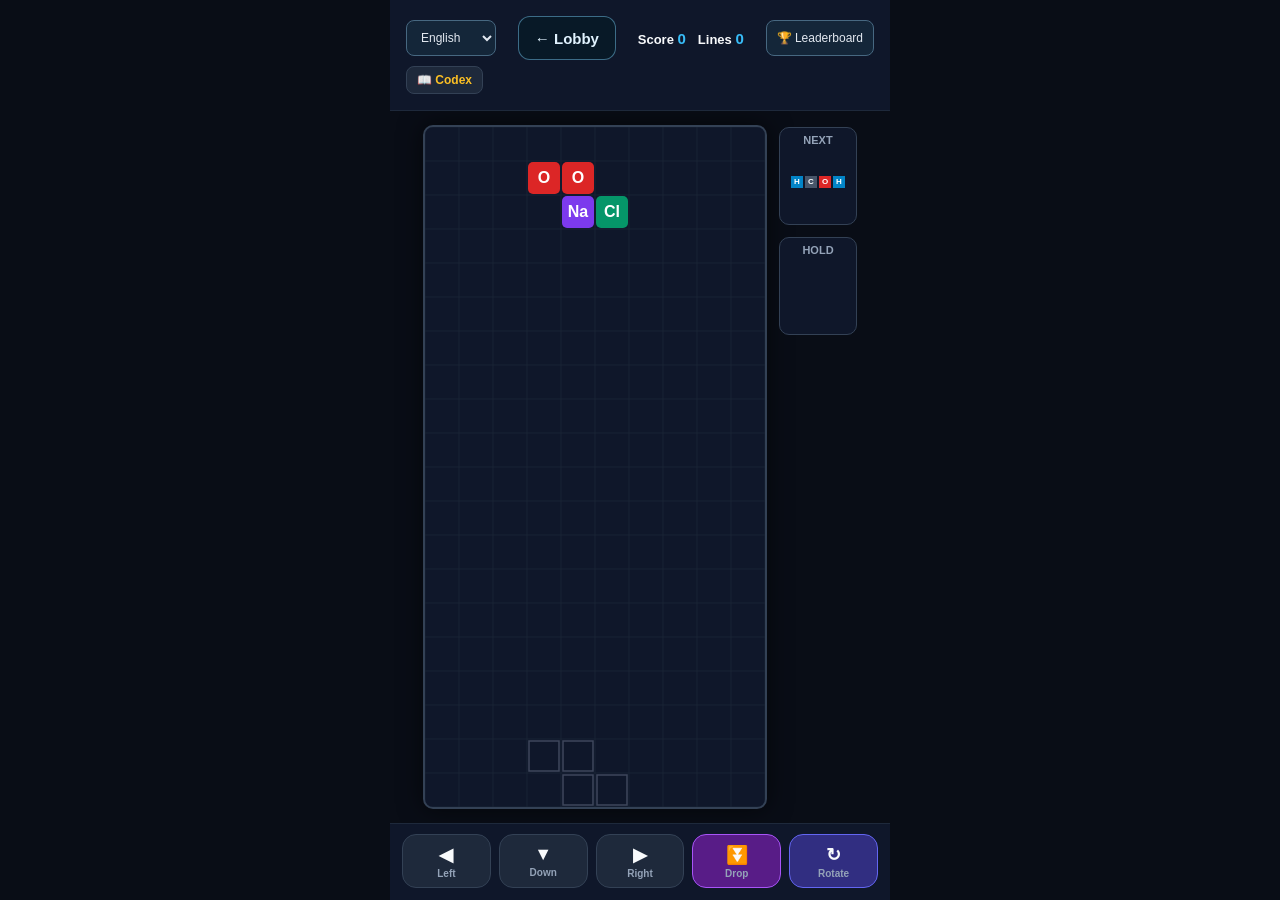
<file: chemistry_tetris.html>
<!DOCTYPE html>
<html lang="zh-Hant">
<head>
  <!-- Google Analytics 4: shared measurement destination for the lobby and games. -->
  <script async src="https://www.googletagmanager.com/gtag/js?id=G-7BKPPQVQWR"></script>
  <script>
    window.dataLayer = window.dataLayer || [];
    function gtag(){dataLayer.push(arguments);}
    gtag('js', new Date());
    gtag('config', 'G-7BKPPQVQWR', { allow_google_signals: false, allow_ad_personalization_signals: false });
  </script>
  <script src="./js/game-analytics.js?v=20261125-3"></script>
  <script>window.GameAnalytics?.enter('chemistry_tetris');</script>
  <meta charset="UTF-8" />
  <meta name="viewport" content="width=device-width, initial-scale=1.0, maximum-scale=1.0, user-scalable=no" />
  <meta name="apple-mobile-web-app-capable" content="yes" />
  <title>化學俄羅斯方塊 | ChemTetris</title>
  <script src="./js/translations.js?v=20261125-2"></script>
  <script src="./js/i18n.js?v=20261125-2"></script>
  <script src="./js/score-session.js?v=20261125-2"></script>
  <style>
    * { box-sizing: border-box; margin: 0; padding: 0; user-select: none; -webkit-user-select: none; }
    html, body {
      width: 100%; height: 100dvh; overflow: hidden;
      background: #090d16; color: #f8fafc;
      font-family: -apple-system, BlinkMacSystemFont, "Segoe UI", Roboto, "Noto Sans TC", sans-serif;
    }
    #app {
      display: flex; flex-direction: column; height: 100dvh; max-width: 500px; margin: 0 auto;
    }
    .header {
      padding: max(16px, env(safe-area-inset-top)) max(16px, env(safe-area-inset-right)) 16px max(16px, env(safe-area-inset-left)); display: flex; justify-content: space-between; align-items: center;
      background: #0f172a; border-bottom: 1px solid #1e293b;
    }
    .back-link {
      display: inline-flex; align-items: center; flex-shrink: 0;
      min-height: 44px; padding: 10px 16px; border-radius: 12px;
      border: 1px solid rgba(125,211,252,0.45); background: rgba(8,27,39,0.85);
      color: #e0f2fe; text-decoration: none; font-size: 15px; font-weight: 700;
    }
    .back-link:hover { background: #164e63; }
    .back-link:focus-visible { outline: 3px solid #fde68a; outline-offset: 3px; }

    .hud { display: flex; gap: 12px; font-size: 13px; font-weight: 700; }
    .hud span { color: #38bdf8; font-size: 15px; }
    .guide-btn {
      padding: 6px 10px; border-radius: 8px; border: 1px solid #334155;
      background: #1e293b; color: #fbbf24; font-size: 12px; font-weight: 700;
    }
    .stage {
      flex: 1; display: flex; align-items: center; justify-content: center;
      gap: 12px; padding: 8px; position: relative; overflow: hidden;
    }
    canvas#board {
      background: #0f172a; border: 2px solid #334155; border-radius: 10px;
      touch-action: none; box-shadow: 0 0 25px rgba(0, 0, 0, 0.6);
    }
    .side-panel {
      display: flex; flex-direction: column; gap: 12px; align-self: flex-start; padding-top: 8px;
    }
    .mini-box {
      background: #0f172a; border: 1px solid #334155; border-radius: 10px;
      padding: 6px; text-align: center;
    }
    .mini-label { font-size: 11px; color: #94a3b8; font-weight: 700; margin-bottom: 4px; }
    #combo-banner {
      position: absolute; top: 14px; left: 50%; transform: translateX(-50%);
      background: linear-gradient(90deg, #9333ea, #ec4899); color: #fff;
      padding: 6px 16px; border-radius: 999px; font-weight: 800; font-size: 14px;
      opacity: 0; pointer-events: none; transition: opacity 0.2s; white-space: nowrap;
      box-shadow: 0 6px 18px rgba(236, 72, 153, 0.45);
    }
    #combo-banner.show { opacity: 1; }
    .controls {
      padding: 10px 12px calc(12px + env(safe-area-inset-bottom));
      background: #0f172a; border-top: 1px solid #1e293b;
      display: grid; grid-template-columns: repeat(5, 1fr); gap: 8px;
    }
    .pad-btn {
      height: 54px; border-radius: 14px; border: 1px solid #334155;
      background: #1e293b; color: #f8fafc; font-size: 18px; font-weight: 800;
      display: flex; flex-direction: column; align-items: center; justify-content: center;
      touch-action: manipulation;
    }
    .pad-btn span { font-size: 10px; color: #94a3b8; margin-top: 2px; }
    .pad-btn:active { background: #3b82f6; border-color: #60a5fa; }
    .pad-btn.rot { background: #312e81; border-color: #6366f1; }
    .pad-btn.drop { background: #581c87; border-color: #a855f7; }
    /* Modal */
    .modal {
      position: fixed; inset: 0; background: rgba(2, 6, 23, 0.85); z-index: 50;
      display: none; align-items: center; justify-content: center; padding: 16px;
    }
    .modal.open { display: flex; }
    .card {
      background: #0f172a; border: 1px solid #334155; border-radius: 20px;
      padding: 20px; width: 100%; max-width: 400px; max-height: 80dvh; overflow-y: auto;
    }
    .recipe-row {
      display: flex; justify-content: space-between; padding: 8px 10px;
      background: #1e293b; border-radius: 10px; margin-top: 8px; font-size: 13px;
    }
  </style>
  <link rel="stylesheet" href="./js/platform.css?v=20261125-2" />
</head>
<body>
<div id="app">
  <div class="header">
    <a href="./index.html" id="btn-back-to-lobby" class="back-link">← 回大廳</a>
    <div class="hud">
      <div>分數 <span id="score">0</span></div>
      <div>消行 <span id="lines">0</span></div>
    </div>
    <button class="platform-button" data-leaderboard-game="chemistry_tetris">🏆 排行榜</button>
    <button class="guide-btn" id="btn-guide">📖 圖鑑</button>
  </div>

  <div class="stage" id="stage">
    <div id="combo-banner">⚗️ 化學反應 H₂O +200!</div>
    <canvas id="board"></canvas>
    <div class="side-panel">
      <div class="mini-box">
        <div class="mini-label">NEXT</div>
        <canvas id="next-canvas" width="64" height="64"></canvas>
      </div>
      <div class="mini-box">
        <div class="mini-label">HOLD</div>
        <canvas id="hold-canvas" width="64" height="64"></canvas>
      </div>
    </div>
  </div>

  <div class="controls">
    <button class="pad-btn" id="btn-left">◀<span>左移</span></button>
    <button class="pad-btn" id="btn-down">▼<span>加速</span></button>
    <button class="pad-btn" id="btn-right">▶<span>右移</span></button>
    <button class="pad-btn drop" id="btn-drop">⏬<span>直落</span></button>
    <button class="pad-btn rot" id="btn-rot">↻<span>旋轉</span></button>
  </div>
</div>

<!-- 圖鑑 Modal -->
<div class="modal" id="guide-modal">
  <div class="card">
    <div style="display:flex;justify-content:space-between;align-items:center;margin-bottom:8px;">
      <h3>🧪 相鄰化學反應公式</h3>
      <button class="guide-btn" id="btn-close-guide">關閉</button>
    </div>
    <p style="font-size:12px;color:#94a3b8;">方塊落地後，只要<strong>上下左右相鄰連通</strong>的原子符合以下配方，就會自動引爆消除並觸發上方重力連鎖！</p>
    <div id="recipe-list"></div>
  </div>
</div>

<!-- Game Over Modal -->
<div class="modal" id="gameover-modal">
  <div class="card" style="text-align:center;">
    <h2 style="margin-bottom:8px;">💥 實驗室爆滿！</h2>
    <p style="color:#94a3b8;margin-bottom:16px;">最終實驗分數：<strong id="final-score" style="color:#38bdf8;font-size:22px;">0</strong></p>
    <div data-score-result="gameover"></div>
    <button id="btn-restart" style="width:100%;padding:12px;border-radius:12px;border:none;background:#9333ea;color:#fff;font-weight:800;font-size:16px;">重新開始實驗</button>
  </div>
</div>

<script>
(() => {
  const COLS = 10, ROWS = 20;
  const ELEMENTS = [
    { sym: 'H', color: '#0284c7' },
    { sym: 'O', color: '#dc2626' },
    { sym: 'C', color: '#475569' },
    { sym: 'Na', color: '#7c3aed' },
    { sym: 'Cl', color: '#059669' },
    { sym: 'Ca', color: '#d97706' }
  ];

  const RECIPES = [
    { name: '水 (H₂O)', req: { H: 2, O: 1 }, pts: 200 },
    { name: '二氧化碳 (CO₂)', req: { C: 1, O: 2 }, pts: 220 },
    { name: '氯化鈉 (NaCl)', req: { Na: 1, Cl: 1 }, pts: 150 },
    { name: '氧化鈣 (CaO)', req: { Ca: 1, O: 1 }, pts: 150 },
    { name: '氯化鈣 (CaCl₂)', req: { Ca: 1, Cl: 2 }, pts: 240 },
    { name: '氫氧化鈉 (NaOH)', req: { Na: 1, O: 1, H: 1 }, pts: 280 },
    { name: '碳酸鈣 (CaCO₃)', req: { Ca: 1, C: 1, O: 3 }, pts: 450 },
    { name: '甲烷 (CH₄)', req: { C: 1, H: 4 }, pts: 380 }
  ];

  const listEl = document.getElementById('recipe-list');
  RECIPES.forEach(r => {
    const reqTxt = Object.entries(r.req).map(([k, v]) => `${k}×${v}`).join(' + ');
    listEl.innerHTML += `<div class="recipe-row"><span><strong>${r.name}</strong> (${reqTxt})</span><span style="color:#fbbf24;font-weight:700;">+${r.pts}</span></div>`;
  });

  const SHAPES = [
    [[1,1,1,1]],
    [[1,1],[1,1]],
    [[0,1,0],[1,1,1]],
    [[1,0,0],[1,1,1]],
    [[0,0,1],[1,1,1]],
    [[0,1,1],[1,1,0]],
    [[1,1,0],[0,1,1]]
  ];

  const boardCanvas = document.getElementById('board');
  const ctx = boardCanvas.getContext('2d');
  const nextCtx = document.getElementById('next-canvas').getContext('2d');
  const holdCtx = document.getElementById('hold-canvas').getContext('2d');

  let cellSize = 24;
  function resizeBoard() {
    const stage = document.getElementById('stage');
    const maxH = stage.clientHeight - 16;
    const maxW = stage.clientWidth - 96;
    cellSize = Math.floor(Math.min(maxH / ROWS, maxW / COLS));
    boardCanvas.width = cellSize * COLS;
    boardCanvas.height = cellSize * ROWS;
  }
  resizeBoard();
  window.addEventListener('resize', resizeBoard);
  new ResizeObserver(resizeBoard).observe(document.getElementById('stage'));

  // Audio
  const audioCtx = new (window.AudioContext || window.webkitAudioContext)();
  function beep(freq, dur = 0.07, type = 'sine') {
    if (audioCtx.state === 'suspended') audioCtx.resume();
    const o = audioCtx.createOscillator();
    const g = audioCtx.createGain();
    o.type = type; o.frequency.value = freq;
    g.gain.setValueAtTime(0.1, audioCtx.currentTime);
    g.gain.exponentialRampToValueAtTime(0.001, audioCtx.currentTime + dur);
    o.connect(g); g.connect(audioCtx.destination);
    o.start(); o.stop(audioCtx.currentTime + dur);
  }

  let grid = Array.from({ length: ROWS }, () => Array(COLS).fill(null));
  let score = 0, lines = 0, gameOver = false;
  let current = null, nextPiece = null, holdPiece = null, canHold = true;

  function createPiece() {
    const shape = SHAPES[Math.floor(Math.random() * SHAPES.length)];
    const matrix = shape.map(row => row.map(v => v ? ELEMENTS[Math.floor(Math.random() * ELEMENTS.length)] : null));
    return { matrix, x: Math.floor((COLS - matrix[0].length) / 2), y: 0 };
  }

  function collide(piece, ox = 0, oy = 0, mat = piece.matrix) {
    for (let r = 0; r < mat.length; r++) {
      for (let c = 0; c < mat[r].length; c++) {
        if (!mat[r][c]) continue;
        const nx = piece.x + c + ox;
        const ny = piece.y + r + oy;
        if (nx < 0 || nx >= COLS || ny >= ROWS) return true;
        if (ny >= 0 && grid[ny][nx]) return true;
      }
    }
    return false;
  }

  function rotateMatrix(mat) {
    const rows = mat.length, cols = mat[0].length;
    const res = Array.from({ length: cols }, () => Array(rows).fill(null));
    for (let r = 0; r < rows; r++) {
      for (let c = 0; c < cols; c++) {
        res[c][rows - 1 - r] = mat[r][c];
      }
    }
    return res;
  }

  function showBanner(text) {
    const b = document.getElementById('combo-banner');
    b.textContent = text;
    b.classList.add('show');
    clearTimeout(b._t);
    b._t = setTimeout(() => b.classList.remove('show'), 1800);
  }

  function lockPiece() {
    for (let r = 0; r < current.matrix.length; r++) {
      for (let c = 0; c < current.matrix[r].length; c++) {
        const el = current.matrix[r][c];
        if (!el) continue;
        if (current.y + r < 0) {
          endGame();
          return;
        }
        grid[current.y + r][current.x + c] = el;
      }
    }
    beep(220, 0.06, 'triangle');
    resolveBoard(1);
    spawnPiece();
  }

  // 消行 + 連通化學反應 + 重力連鎖
  function resolveBoard(chain) {
    let didClear = false;

    // 1. 檢查橫排滿行
    let clearedRows = 0;
    for (let r = ROWS - 1; r >= 0; r--) {
      if (grid[r].every(cell => cell !== null)) {
        grid.splice(r, 1);
        grid.unshift(Array(COLS).fill(null));
        clearedRows++;
        r++;
      }
    }
    if (clearedRows > 0) {
      lines += clearedRows;
      score += clearedRows * 100 * chain;
      didClear = true;
    }

    // 2. BFS 尋找相鄰連通化學反應
    const visited = Array.from({ length: ROWS }, () => Array(COLS).fill(false));
    const toRemove = [];
    const reactedNames = [];

    for (let r = 0; r < ROWS; r++) {
      for (let c = 0; c < COLS; c++) {
        if (!grid[r][c] || visited[r][c]) continue;
        // 收集連通區塊
        const comp = [];
        const q = [[r, c]];
        visited[r][c] = true;
        while (q.length) {
          const [cr, cc] = q.shift();
          comp.push({ r: cr, c: cc, sym: grid[cr][cc].sym });
          [[1,0],[-1,0],[0,1],[0,-1]].forEach(([dr, dc]) => {
            const nr = cr + dr, nc = cc + dc;
            if (nr >= 0 && nr < ROWS && nc >= 0 && nc < COLS && grid[nr][nc] && !visited[nr][nc]) {
              visited[nr][nc] = true;
              q.push([nr, nc]);
            }
          });
        }

        // 檢查該連通區塊是否能匹配配方
        for (const recipe of RECIPES) {
          const needed = { ...recipe.req };
          const picked = [];
          for (const cell of comp) {
            if (needed[cell.sym] > 0) {
              needed[cell.sym]--;
              picked.push(cell);
            }
          }
          if (Object.values(needed).every(v => v === 0)) {
            picked.forEach(p => toRemove.push(p));
            score += recipe.pts * chain;
            reactedNames.push(recipe.name);
            break;
          }
        }
      }
    }

    if (toRemove.length > 0) {
      window.GameAnalytics?.event('first_craft', 'chemistry_tetris');
      toRemove.forEach(p => { grid[p.r][p.c] = null; });
      // 重力下落填補空缺
      for (let c = 0; c < COLS; c++) {
        let writeRow = ROWS - 1;
        for (let r = ROWS - 1; r >= 0; r--) {
          if (grid[r][c]) {
            const temp = grid[r][c];
            grid[r][c] = null;
            grid[writeRow][c] = temp;
            writeRow--;
          }
        }
      }
      didClear = true;
      showBanner(`⚗️ ${reactedNames[0]} ${chain > 1 ? chain + 'x 連鎖！' : '反應成功！'}`);
      beep(523.25 + chain * 110, 0.16);
      if (navigator.vibrate) navigator.vibrate(35);
    }

    document.getElementById('score').textContent = score;
    document.getElementById('lines').textContent = lines;

    if (didClear) {
      resolveBoard(chain + 1);
    }
  }

  function spawnPiece() {
    current = nextPiece || createPiece();
    nextPiece = createPiece();
    canHold = true;
    drawMini(nextCtx, nextPiece);
    drawMini(holdCtx, holdPiece);
    if (collide(current)) endGame();
  }

  function holdCurrent() {
    if (!canHold || !canPlayTetris()) return;
    trackTetrisPlay();
    canHold = false;
    const temp = { matrix: current.matrix, x: 3, y: 0 };
    if (!holdPiece) {
      holdPiece = temp;
      spawnPiece();
    } else {
      const swap = holdPiece;
      holdPiece = temp;
      current = { matrix: swap.matrix, x: Math.floor((COLS - swap.matrix[0].length) / 2), y: 0 };
    }
    drawMini(holdCtx, holdPiece);
    beep(392, 0.06);
  }

  function endGame() {
    if (gameOver) return;
    gameOver = true;
    window.GameAnalytics?.end('chemistry_tetris', { outcome:'gameover' });
    window.GameScores.finish(score, 'gameover');
    document.getElementById('final-score').textContent = score;
    document.getElementById('gameover-modal').classList.add('open');
  }

  function drawCell(cCtx, x, y, size, el, ghost = false) {
    const px = x * size, py = y * size;
    if (ghost) {
      cCtx.strokeStyle = 'rgba(148, 163, 184, 0.35)';
      cCtx.lineWidth = 1.5;
      cCtx.strokeRect(px + 2, py + 2, size - 4, size - 4);
      return;
    }
    cCtx.fillStyle = el.color;
    cCtx.beginPath();
    cCtx.roundRect(px + 1, py + 1, size - 2, size - 2, 5);
    cCtx.fill();

    cCtx.fillStyle = '#ffffff';
    cCtx.font = `bold ${Math.floor(size * 0.48)}px sans-serif`;
    cCtx.textAlign = 'center';
    cCtx.textBaseline = 'middle';
    cCtx.fillText(el.sym, px + size / 2, py + size / 2 + 1);
  }

  function drawMini(mCtx, piece) {
    mCtx.clearRect(0, 0, 64, 64);
    if (!piece) return;
    const s = 14;
    const ox = (64 - piece.matrix[0].length * s) / 2;
    const oy = (64 - piece.matrix.length * s) / 2;
    piece.matrix.forEach((row, r) => row.forEach((el, c) => {
      if (!el) return;
      mCtx.fillStyle = el.color;
      mCtx.fillRect(ox + c * s + 1, oy + r * s + 1, s - 2, s - 2);
      mCtx.fillStyle = '#fff';
      mCtx.font = 'bold 8px sans-serif';
      mCtx.textAlign = 'center';
      mCtx.textBaseline = 'middle';
      mCtx.fillText(el.sym, ox + c * s + s / 2, oy + r * s + s / 2);
    }));
  }

  function render() {
    ctx.clearRect(0, 0, boardCanvas.width, boardCanvas.height);
    // 網格線
    ctx.strokeStyle = 'rgba(30, 41, 59, 0.7)';
    ctx.lineWidth = 1;
    for (let r = 0; r <= ROWS; r++) {
      ctx.beginPath(); ctx.moveTo(0, r * cellSize); ctx.lineTo(boardCanvas.width, r * cellSize); ctx.stroke();
    }
    for (let c = 0; c <= COLS; c++) {
      ctx.beginPath(); ctx.moveTo(c * cellSize, 0); ctx.lineTo(c * cellSize, boardCanvas.height); ctx.stroke();
    }

    // 已固定方塊
    for (let r = 0; r < ROWS; r++) {
      for (let c = 0; c < COLS; c++) {
        if (grid[r][c]) drawCell(ctx, c, r, cellSize, grid[r][c]);
      }
    }

    if (current && !gameOver) {
      // 落點預覽 Ghost
      let gy = 0;
      while (!collide(current, 0, gy + 1)) gy++;
      current.matrix.forEach((row, r) => row.forEach((el, c) => {
        if (el) drawCell(ctx, current.x + c, current.y + r + gy, cellSize, el, true);
      }));

      // 當前方塊
      current.matrix.forEach((row, r) => row.forEach((el, c) => {
        if (el) drawCell(ctx, current.x + c, current.y + r, cellSize, el);
      }));
    }
  }

  // 操控函式
  // Initialized boards and gravity do not count as a player starting a game.
  const canPlayTetris = () => !gameOver && !window.GameScores.blocked && !document.hidden &&
    !document.getElementById('guide-modal').classList.contains('open');
  const trackTetrisPlay = () => window.GameAnalytics?.start('chemistry_tetris');
  function moveLeft() { if (canPlayTetris() && !collide(current, -1, 0)) { trackTetrisPlay(); current.x--; beep(280, 0.03); } }
  function moveRight() { if (canPlayTetris() && !collide(current, 1, 0)) { trackTetrisPlay(); current.x++; beep(280, 0.03); } }
  function softDrop(automatic = false) {
    if (!canPlayTetris()) return;
    if (!automatic) trackTetrisPlay();
    if (!collide(current, 0, 1)) { current.y++; }
    else { lockPiece(); }
  }
  function hardDrop() {
    if (!canPlayTetris()) return;
    trackTetrisPlay();
    while (!collide(current, 0, 1)) current.y++;
    lockPiece();
  }
  function rotatePiece() {
    if (!canPlayTetris()) return;
    const rotated = rotateMatrix(current.matrix);
    if (!collide(current, 0, 0, rotated)) { trackTetrisPlay(); current.matrix = rotated; beep(360, 0.04); }
    else if (!collide(current, -1, 0, rotated)) { trackTetrisPlay(); current.x--; current.matrix = rotated; }
    else if (!collide(current, 1, 0, rotated)) { trackTetrisPlay(); current.x++; current.matrix = rotated; }
  }

  // 按鈕與鍵盤綁定
  document.getElementById('btn-left').addEventListener('pointerdown', (e) => { if (e.button !== 0) return; e.preventDefault(); moveLeft(); });
  document.getElementById('btn-right').addEventListener('pointerdown', (e) => { if (e.button !== 0) return; e.preventDefault(); moveRight(); });
  document.getElementById('btn-down').addEventListener('pointerdown', (e) => { if (e.button !== 0) return; e.preventDefault(); softDrop(); });
  document.getElementById('btn-drop').addEventListener('pointerdown', (e) => { if (e.button !== 0) return; e.preventDefault(); hardDrop(); });
  document.getElementById('btn-rot').addEventListener('pointerdown', (e) => { if (e.button !== 0) return; e.preventDefault(); rotatePiece(); });
  document.getElementById('hold-canvas').parentElement.addEventListener('pointerdown', (e) => { if (e.button === 0) holdCurrent(); });

  // 棋盤直接觸控滑動手勢
  let tStartX = 0, tStartY = 0, tMoved = false, tPointer = null;
  boardCanvas.addEventListener('pointerdown', (e) => {
    if (tPointer !== null || e.button !== 0 || !canPlayTetris()) return;
    tPointer = e.pointerId;
    boardCanvas.setPointerCapture?.(e.pointerId);
    tStartX = e.clientX; tStartY = e.clientY; tMoved = false;
  });
  boardCanvas.addEventListener('pointermove', (e) => {
    if (tPointer !== e.pointerId) return;
    const dx = e.clientX - tStartX, dy = e.clientY - tStartY;
    if (Math.abs(dx) > cellSize) {
      dx > 0 ? moveRight() : moveLeft();
      tStartX = e.clientX; tMoved = true;
    } else if (dy > cellSize * 1.4) {
      softDrop();
      tStartY = e.clientY; tMoved = true;
    }
  });
  boardCanvas.addEventListener('pointerup', (e) => {
    if (tPointer !== e.pointerId) return;
    tPointer = null;
    const dy = e.clientY - tStartY;
    if (!tMoved && Math.abs(dy) < 12) rotatePiece();
    else if (dy > 75) hardDrop();
  });

  for (const type of ['pointercancel', 'lostpointercapture']) {
    boardCanvas.addEventListener(type, (e) => { if (tPointer === e.pointerId) tPointer = null; });
  }

  window.addEventListener('keydown', (e) => {
    if (e.metaKey || e.ctrlKey || e.altKey || !canPlayTetris() ||
        e.target?.closest?.('input,textarea,select,[contenteditable]')) return;
    if (e.key === 'ArrowLeft') moveLeft();
    else if (e.key === 'ArrowRight') moveRight();
    else if (e.key === 'ArrowDown') softDrop();
    else if (e.key === 'ArrowUp') rotatePiece();
    else if (e.key === ' ') hardDrop();
    else if (e.key.toLowerCase() === 'c') holdCurrent();
  });

  document.getElementById('btn-back-to-lobby').addEventListener('click', () => window.GameAnalytics?.end('chemistry_tetris', { outcome:'quit' }));
  document.getElementById('btn-guide').addEventListener('click', () => document.getElementById('guide-modal').classList.add('open'));
  document.getElementById('btn-close-guide').addEventListener('click', () => document.getElementById('guide-modal').classList.remove('open'));
  document.getElementById('btn-restart').addEventListener('click', () => {
    window.GameScores.begin('chemistry_tetris');
    grid = Array.from({ length: ROWS }, () => Array(COLS).fill(null));
    score = 0; lines = 0; gameOver = false; holdPiece = null;
    document.getElementById('score').textContent = '0';
    document.getElementById('lines').textContent = '0';
    document.getElementById('gameover-modal').classList.remove('open');
    spawnPiece();
  });

  window.GameScores.begin('chemistry_tetris');
  spawnPiece();
  let lastDrop = 0;
  function loop(now) {
    if (canPlayTetris() && now - lastDrop > 750) {
      softDrop(true);
      lastDrop = now;
    }
    render();
    requestAnimationFrame(loop);
  }
  requestAnimationFrame(loop);
})();
</script>
<script type="module" src="./js/scores.js?v=20261125-2"></script>
</body>
</html>
</file>
<file: js/platform.css>
.platform-toolbar { display:flex; align-items:center; justify-content:flex-end; gap:8px; flex-wrap:wrap; }
.platform-toolbar select, .platform-button { font:inherit; font-size:12px; min-height:36px; padding:6px 10px; color:#e2e8f0; background:#142639; border:1px solid #476881; border-radius:8px; cursor:pointer; }
.platform-toolbar select:focus-visible, .platform-button:focus-visible { outline:2px solid #fde68a; outline-offset:2px; }
.container header .platform-toolbar { margin-bottom:14px; }
.title-content .platform-toolbar { width:100%; justify-content:center; }
.header, .top-bar, #hud { flex-wrap:wrap; gap:6px; }
.score-panel { margin:16px 0; padding:14px; border:1px solid #475569; border-radius:12px; text-align:left; font-size:14px; line-height:1.6; }
.score-panel form { display:grid; gap:10px; }
.score-panel label { display:grid; gap:6px; }
.score-panel input { width:100%; min-height:42px; padding:8px; border-radius:8px; border:1px solid #64748b; background:#0b1120; color:#fff; font:inherit; user-select:text; -webkit-user-select:text; }
.score-panel .score-actions { display:flex; flex-wrap:wrap; gap:8px; }
.score-panel p { margin:6px 0; }
.score-note { color:#cbd5e1; font-size:12px; }
.score-panel [hidden] { display:none; }
.score-dialog { margin:auto; width:min(520px,calc(100% - 24px)); max-height:85dvh; overflow:auto; padding:20px; color:#f8fafc; background:#0f172a; border:1px solid #475569; border-radius:16px; }
.score-dialog::backdrop { background:#020617d9; }
.score-dialog header { display:flex; justify-content:space-between; align-items:center; gap:12px; }
.score-dialog h2 { font-size:20px; }
.score-table { width:100%; border-collapse:collapse; margin:16px 0; }
.score-table td { padding:10px 6px; border-bottom:1px solid #334155; overflow-wrap:anywhere; }
.score-table th { padding:8px 6px; text-align:left; font-size:12px; color:#94a3b8; }
.score-table th:last-child { text-align:right; }
.score-table td:last-child { text-align:right; font-variant-numeric:tabular-nums; white-space:nowrap; }
.score-table td:nth-child(2) { max-width:220px; }
.score-dialog button:disabled, .score-panel button:disabled { opacity:.5; cursor:wait; }
.run-score { color:#fde68a; font-size:12px; white-space:nowrap; }
#toast, #combo-banner { white-space:normal; width:max-content; max-width:95%; text-align:center; }
.recipe-row, .recipe-item { gap:10px; }
.desktop-help { overflow-y:auto; }
html[lang="en"] .title-screen h1 { font-size:clamp(28px,4vw,46px); letter-spacing:0; }
@media(max-width:480px) {
  .header, .top-bar { padding:8px; }
  .back-link { padding:8px; font-size:12px; min-height:36px; }
  .hud { gap:6px; }
  .hud span { font-size:12px; }
  #hud { padding:6px; }
  #hud .bar { flex:1; min-width:35px; }
  .title-screen { overflow-y:auto; }
  .title-content { flex-shrink:0; }
  .score-dialog { padding:16px; }
  .bottom-bar .ctrl-btn { font-size:11px; padding:8px 5px; }
}
</file>
